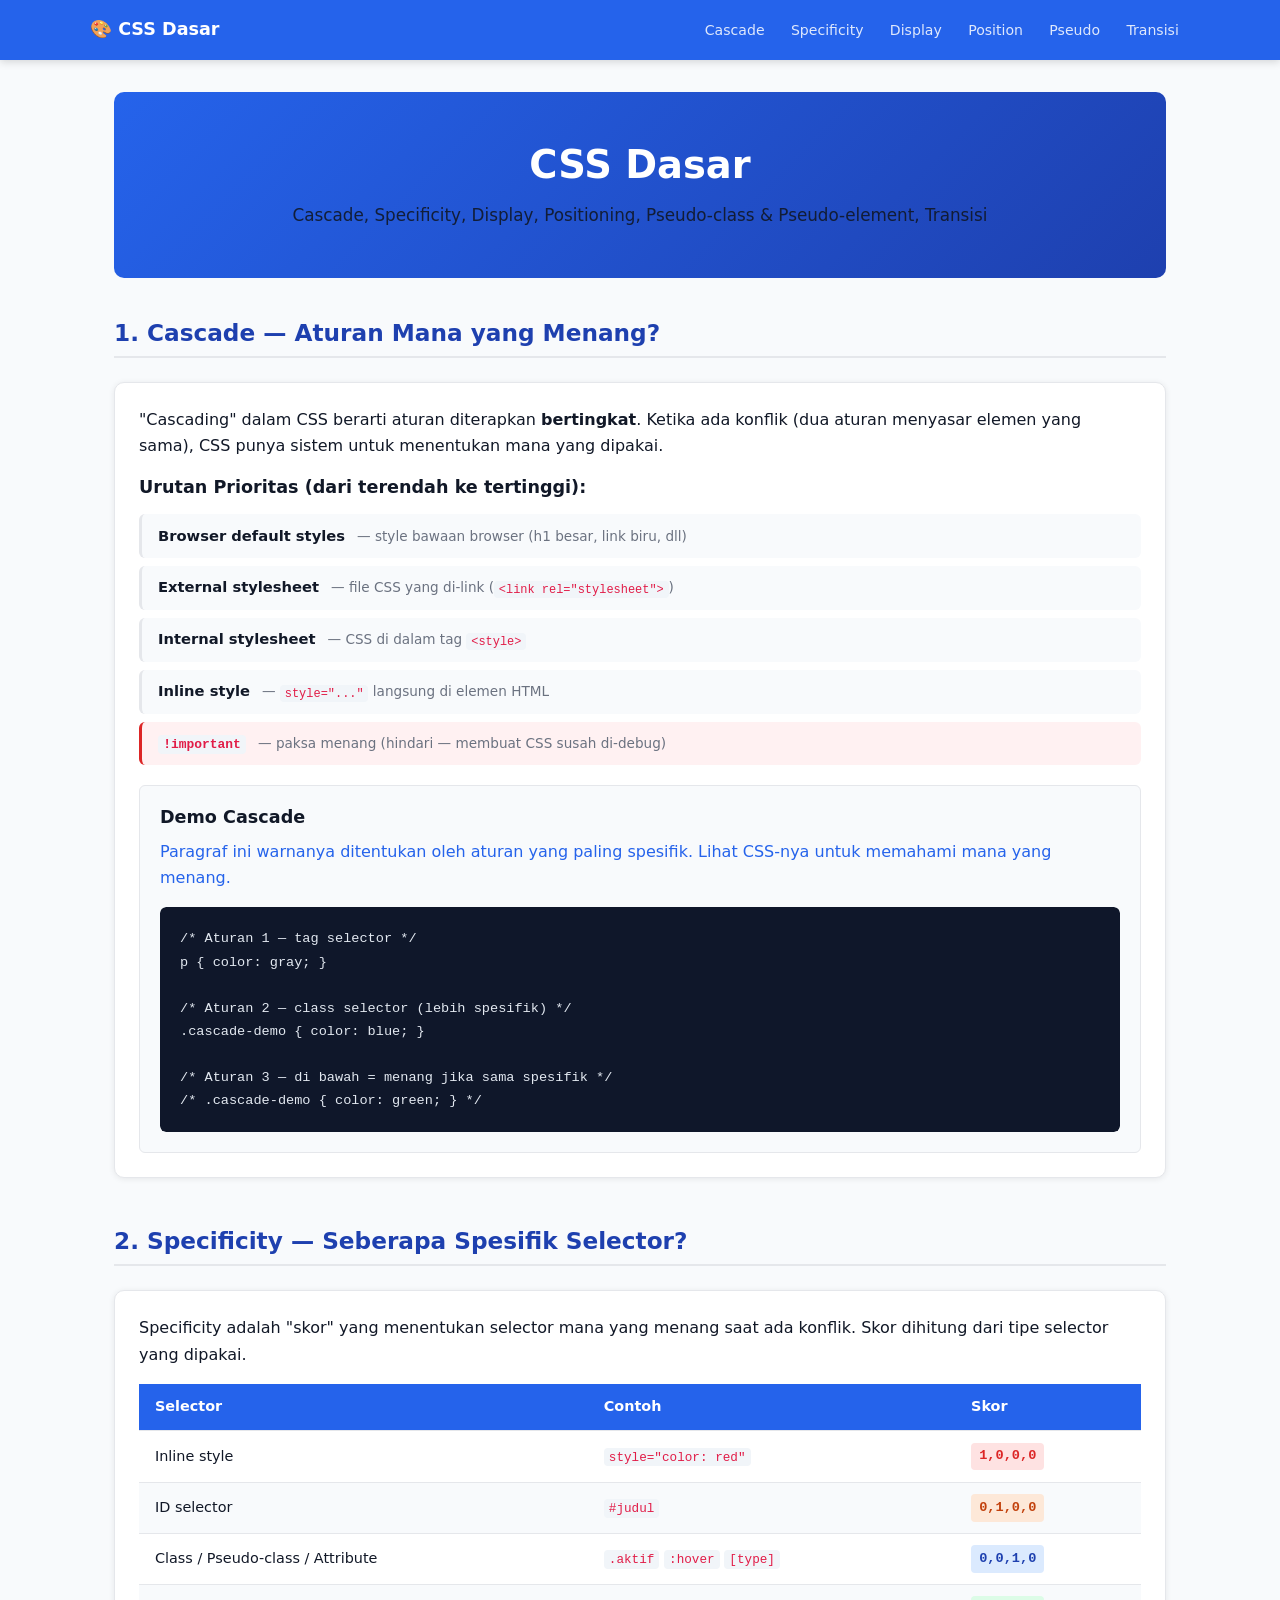
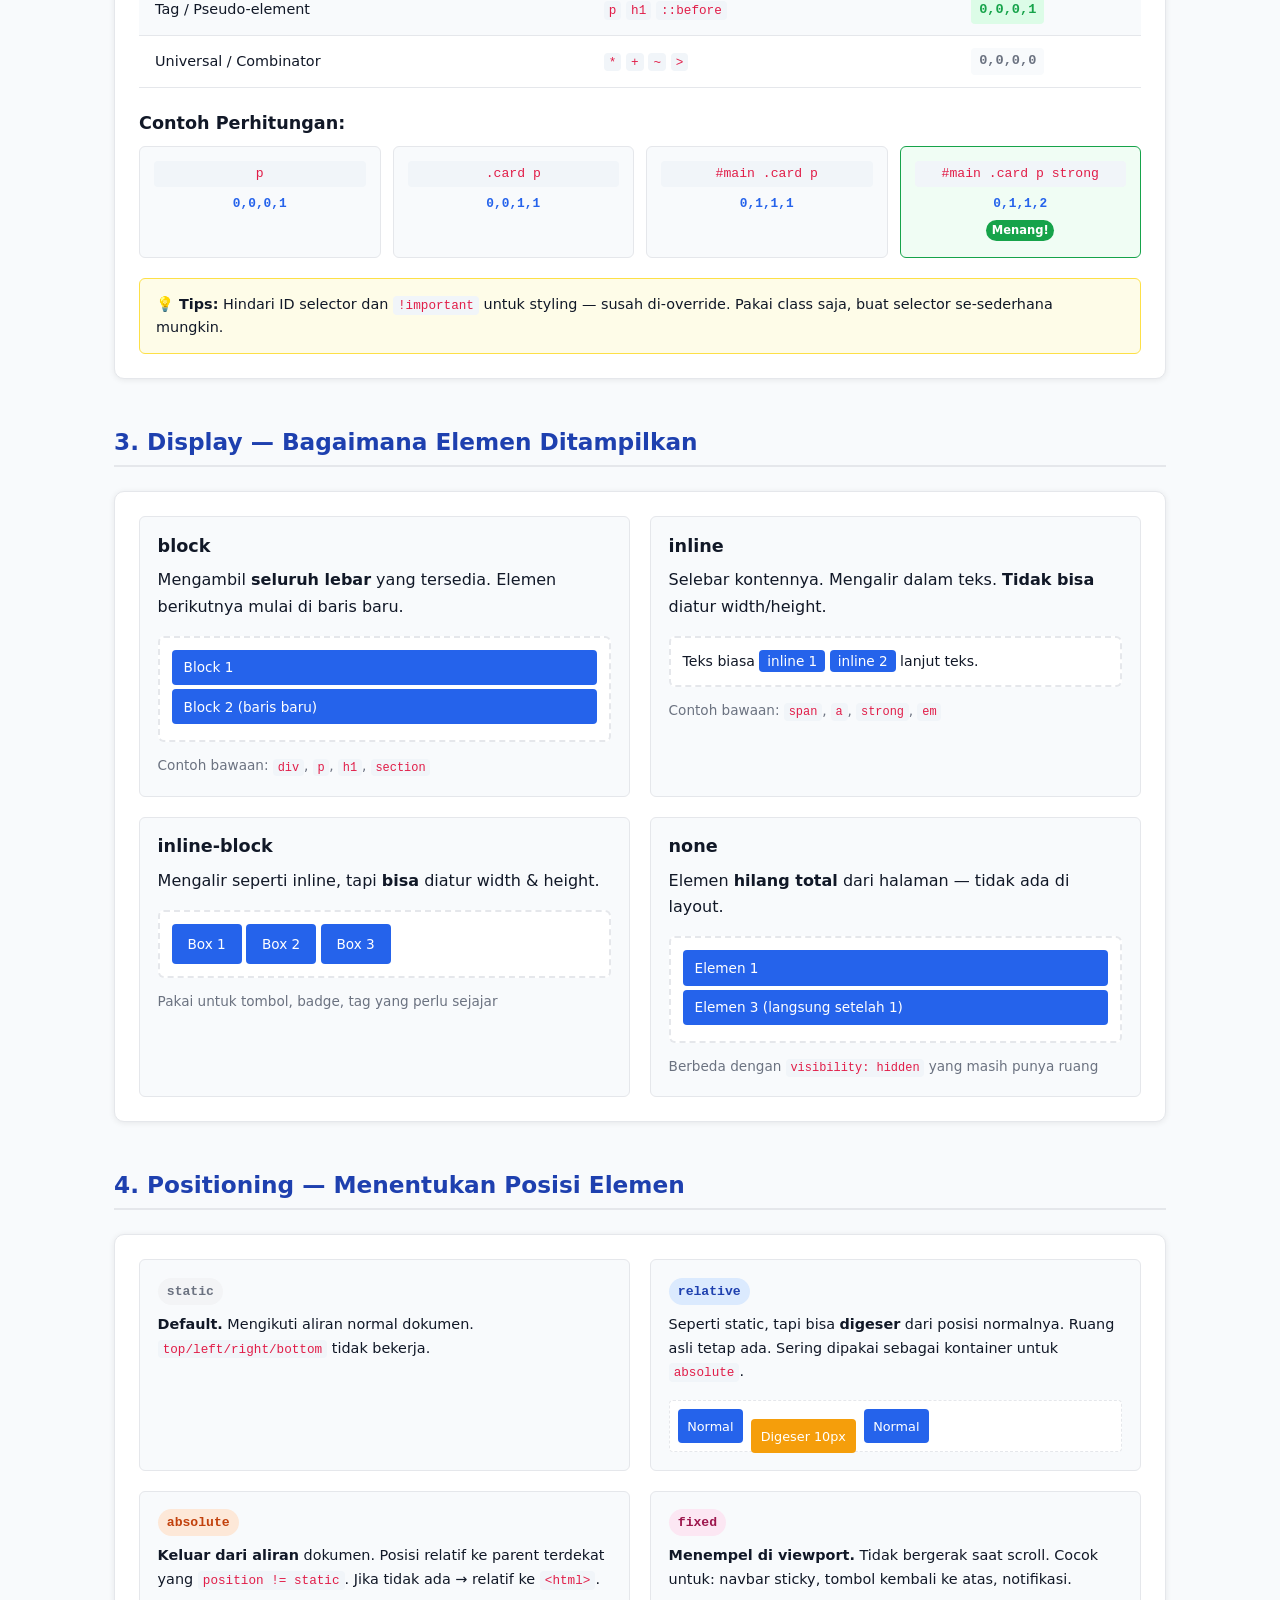
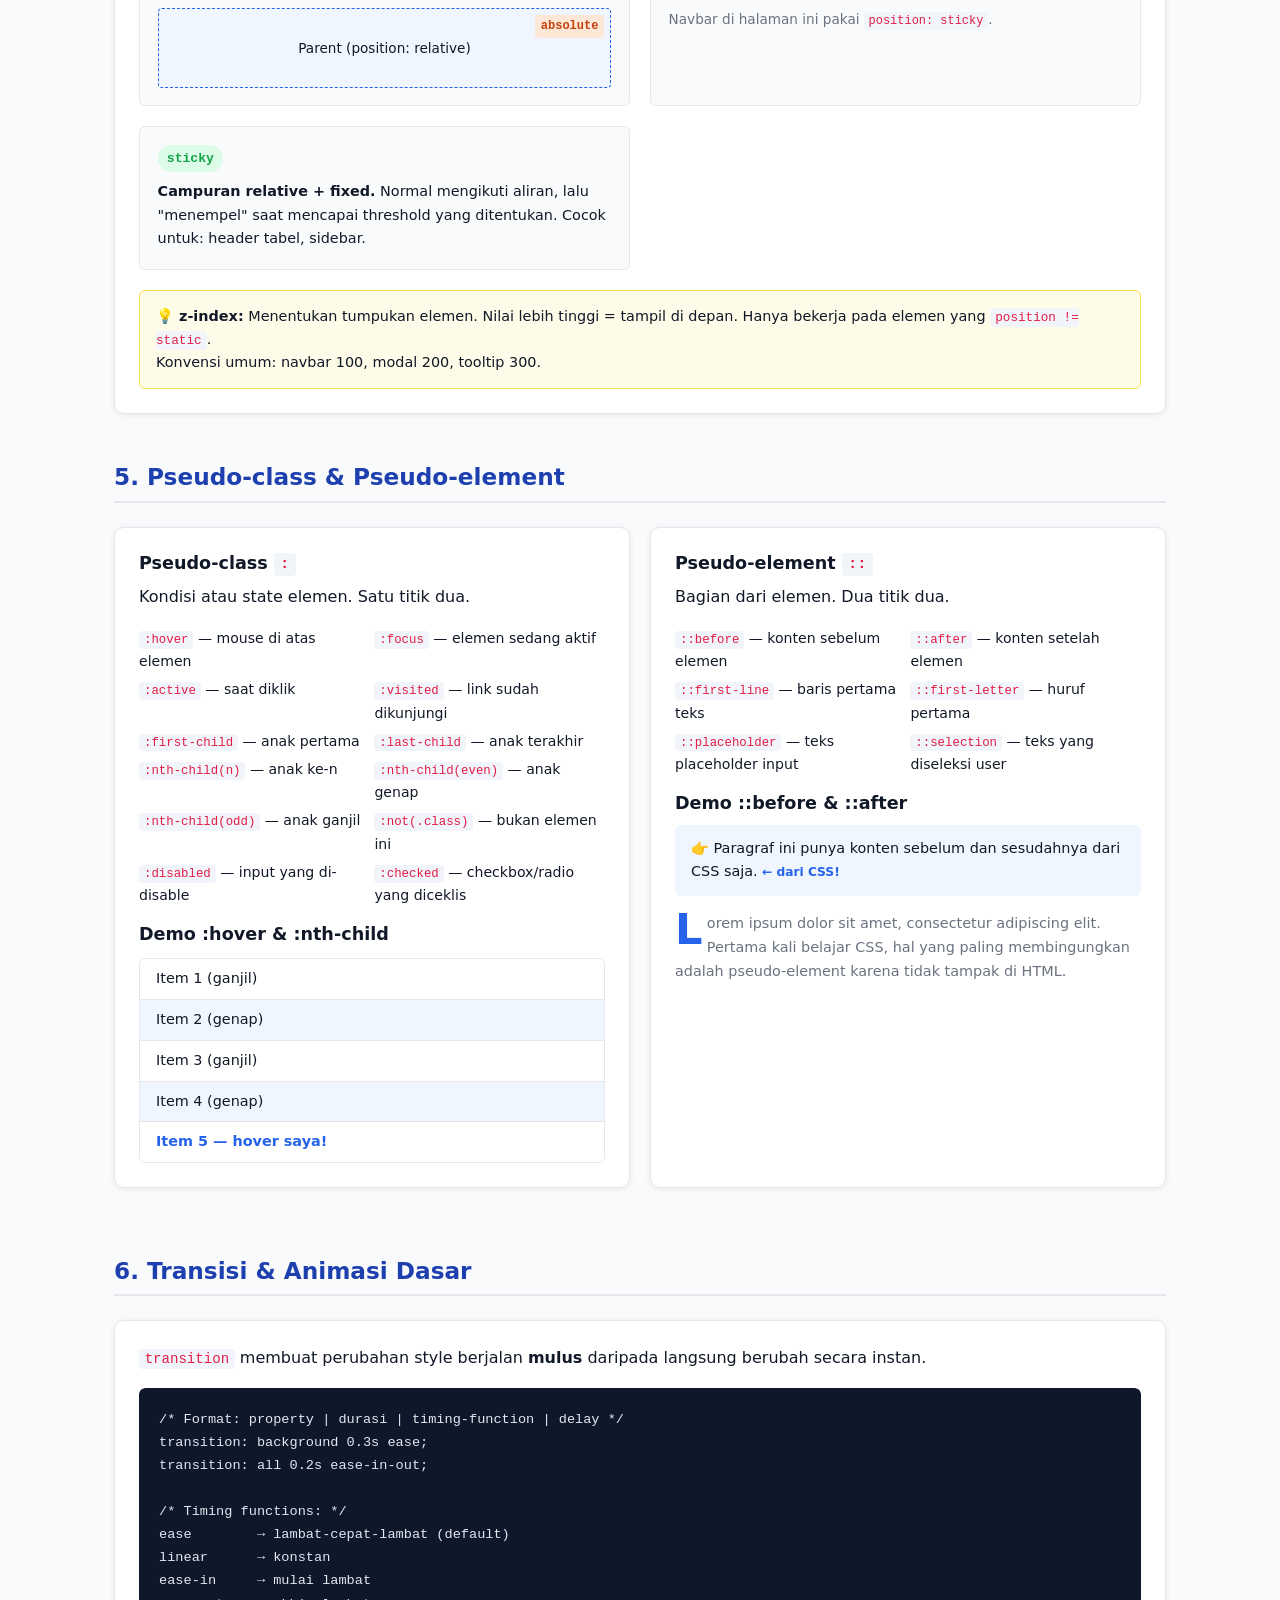
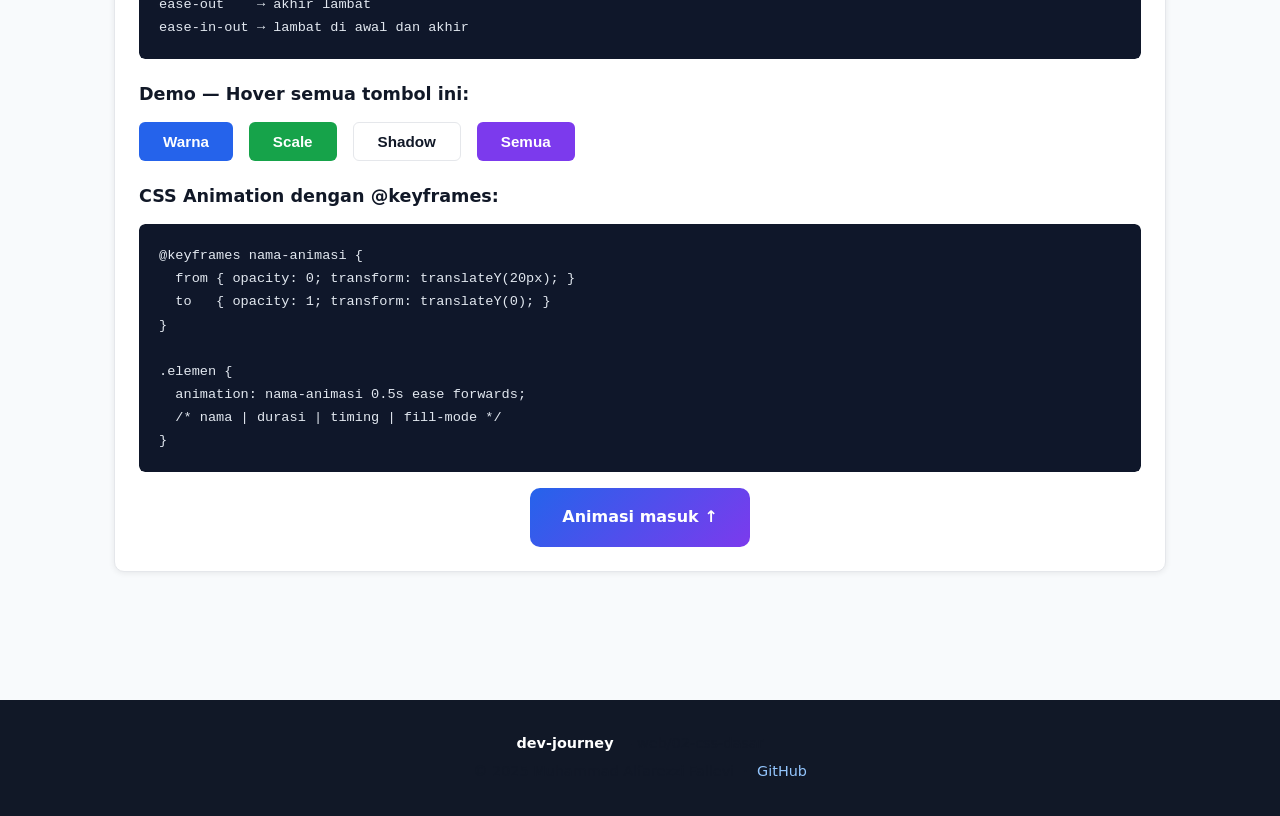
<file: web/02-css-dasar/index.html>
<!DOCTYPE html>
<!--
  ╔══════════════════════════════════════════════════════╗
  ║  File   : index.html                                ║
  ║  Topik  : CSS Dasar — Cascade, Specificity, dll     ║
  ║  Folder : web/02-css-dasar/                         ║
  ║  Author : Muhammad Alfarezzi Fallevi (50421905)     ║
  ╚══════════════════════════════════════════════════════╝
-->
<html lang="id">
<head>
  <meta charset="UTF-8">
  <meta name="viewport" content="width=device-width, initial-scale=1.0">
  <title>02 — CSS Dasar</title>
  <link rel="stylesheet" href="style.css">
</head>
<body>

  <header>
    <div class="header-inner">
      <span class="logo">🎨 CSS Dasar</span>
      <nav>
        <ul>
          <li><a href="#cascade">Cascade</a></li>
          <li><a href="#specificity">Specificity</a></li>
          <li><a href="#display">Display</a></li>
          <li><a href="#position">Position</a></li>
          <li><a href="#pseudo">Pseudo</a></li>
          <li><a href="#transition">Transisi</a></li>
        </ul>
      </nav>
    </div>
  </header>

  <main>

    <section class="hero">
      <h1>CSS Dasar</h1>
      <p>Cascade, Specificity, Display, Positioning, Pseudo-class & Pseudo-element, Transisi</p>
    </section>

    <!-- ═══════════════════════════════════════════
      SECTION 1: CASCADE
    ═══════════════════════════════════════════════ -->
    <section id="cascade" class="section">
      <h2>1. Cascade — Aturan Mana yang Menang?</h2>

      <div class="card">
        <p>
          "Cascading" dalam CSS berarti aturan diterapkan <strong>bertingkat</strong>.
          Ketika ada konflik (dua aturan menyasar elemen yang sama), CSS punya
          sistem untuk menentukan mana yang dipakai.
        </p>

        <h3>Urutan Prioritas (dari terendah ke tertinggi):</h3>
        <ol class="priority-list">
          <li>
            <strong>Browser default styles</strong>
            <span>— style bawaan browser (h1 besar, link biru, dll)</span>
          </li>
          <li>
            <strong>External stylesheet</strong>
            <span>— file CSS yang di-link (<code>&lt;link rel="stylesheet"&gt;</code>)</span>
          </li>
          <li>
            <strong>Internal stylesheet</strong>
            <span>— CSS di dalam tag <code>&lt;style&gt;</code></span>
          </li>
          <li>
            <strong>Inline style</strong>
            <span>— <code>style="..."</code> langsung di elemen HTML</span>
          </li>
          <li>
            <strong><code>!important</code></strong>
            <span>— paksa menang (hindari — membuat CSS susah di-debug)</span>
          </li>
        </ol>

        <div class="demo-box">
          <h3>Demo Cascade</h3>
          <p class="cascade-demo">
            Paragraf ini warnanya ditentukan oleh aturan yang paling spesifik.
            Lihat CSS-nya untuk memahami mana yang menang.
          </p>
          <div class="code-preview">
<pre>/* Aturan 1 — tag selector */
p { color: gray; }

/* Aturan 2 — class selector (lebih spesifik) */
.cascade-demo { color: blue; }

/* Aturan 3 — di bawah = menang jika sama spesifik */
/* .cascade-demo { color: green; } */</pre>
          </div>
        </div>
      </div>
    </section>

    <!-- ═══════════════════════════════════════════
      SECTION 2: SPECIFICITY
    ═══════════════════════════════════════════════ -->
    <section id="specificity" class="section">
      <h2>2. Specificity — Seberapa Spesifik Selector?</h2>

      <div class="card">
        <p>
          Specificity adalah "skor" yang menentukan selector mana yang menang
          saat ada konflik. Skor dihitung dari tipe selector yang dipakai.
        </p>

        <table class="specificity-table">
          <thead>
            <tr>
              <th>Selector</th>
              <th>Contoh</th>
              <th>Skor</th>
            </tr>
          </thead>
          <tbody>
            <tr>
              <td>Inline style</td>
              <td><code>style="color: red"</code></td>
              <td><span class="score score-inline">1,0,0,0</span></td>
            </tr>
            <tr>
              <td>ID selector</td>
              <td><code>#judul</code></td>
              <td><span class="score score-id">0,1,0,0</span></td>
            </tr>
            <tr>
              <td>Class / Pseudo-class / Attribute</td>
              <td><code>.aktif</code> <code>:hover</code> <code>[type]</code></td>
              <td><span class="score score-class">0,0,1,0</span></td>
            </tr>
            <tr>
              <td>Tag / Pseudo-element</td>
              <td><code>p</code> <code>h1</code> <code>::before</code></td>
              <td><span class="score score-tag">0,0,0,1</span></td>
            </tr>
            <tr>
              <td>Universal / Combinator</td>
              <td><code>*</code> <code>+</code> <code>~</code> <code>&gt;</code></td>
              <td><span class="score score-zero">0,0,0,0</span></td>
            </tr>
          </tbody>
        </table>

        <div class="specificity-examples">
          <h3>Contoh Perhitungan:</h3>
          <div class="spec-grid">
            <div class="spec-item">
              <code>p</code>
              <span class="spec-score">0,0,0,1</span>
            </div>
            <div class="spec-item">
              <code>.card p</code>
              <span class="spec-score">0,0,1,1</span>
            </div>
            <div class="spec-item">
              <code>#main .card p</code>
              <span class="spec-score">0,1,1,1</span>
            </div>
            <div class="spec-item winner">
              <code>#main .card p strong</code>
              <span class="spec-score">0,1,1,2</span>
              <span class="winner-badge">Menang!</span>
            </div>
          </div>
        </div>

        <div class="tip-box">
          <strong>💡 Tips:</strong> Hindari ID selector dan <code>!important</code>
          untuk styling — susah di-override. Pakai class saja, buat selector
          se-sederhana mungkin.
        </div>
      </div>
    </section>

    <!-- ═══════════════════════════════════════════
      SECTION 3: DISPLAY
    ═══════════════════════════════════════════════ -->
    <section id="display" class="section">
      <h2>3. Display — Bagaimana Elemen Ditampilkan</h2>

      <div class="card">
        <div class="display-grid">

          <div class="display-item">
            <h3>block</h3>
            <p>Mengambil <strong>seluruh lebar</strong> yang tersedia. Elemen berikutnya mulai di baris baru.</p>
            <div class="demo-display">
              <div class="demo-block">Block 1</div>
              <div class="demo-block">Block 2 (baris baru)</div>
            </div>
            <p class="note">Contoh bawaan: <code>div</code>, <code>p</code>, <code>h1</code>, <code>section</code></p>
          </div>

          <div class="display-item">
            <h3>inline</h3>
            <p>Selebar kontennya. Mengalir dalam teks. <strong>Tidak bisa</strong> diatur width/height.</p>
            <div class="demo-display">
              Teks biasa
              <span class="demo-inline">inline 1</span>
              <span class="demo-inline">inline 2</span>
              lanjut teks.
            </div>
            <p class="note">Contoh bawaan: <code>span</code>, <code>a</code>, <code>strong</code>, <code>em</code></p>
          </div>

          <div class="display-item">
            <h3>inline-block</h3>
            <p>Mengalir seperti inline, tapi <strong>bisa</strong> diatur width & height.</p>
            <div class="demo-display">
              <span class="demo-iblock">Box 1</span>
              <span class="demo-iblock">Box 2</span>
              <span class="demo-iblock">Box 3</span>
            </div>
            <p class="note">Pakai untuk tombol, badge, tag yang perlu sejajar</p>
          </div>

          <div class="display-item">
            <h3>none</h3>
            <p>Elemen <strong>hilang total</strong> dari halaman — tidak ada di layout.</p>
            <div class="demo-display">
              <div class="demo-block">Elemen 1</div>
              <div class="demo-block" style="display:none;">Elemen 2 (tersembunyi)</div>
              <div class="demo-block">Elemen 3 (langsung setelah 1)</div>
            </div>
            <p class="note">Berbeda dengan <code>visibility: hidden</code> yang masih punya ruang</p>
          </div>

        </div>
      </div>
    </section>

    <!-- ═══════════════════════════════════════════
      SECTION 4: POSITIONING
    ═══════════════════════════════════════════════ -->
    <section id="position" class="section">
      <h2>4. Positioning — Menentukan Posisi Elemen</h2>

      <div class="card">
        <div class="position-cards">

          <div class="pos-card">
            <span class="pos-badge static">static</span>
            <p><strong>Default.</strong> Mengikuti aliran normal dokumen. <code>top/left/right/bottom</code> tidak bekerja.</p>
          </div>

          <div class="pos-card">
            <span class="pos-badge relative">relative</span>
            <p>Seperti static, tapi bisa <strong>digeser</strong> dari posisi normalnya. Ruang asli tetap ada. Sering dipakai sebagai kontainer untuk <code>absolute</code>.</p>
            <div class="pos-demo-relative">
              <div class="pos-box">Normal</div>
              <div class="pos-box pos-relative-demo">Digeser 10px</div>
              <div class="pos-box">Normal</div>
            </div>
          </div>

          <div class="pos-card">
            <span class="pos-badge absolute">absolute</span>
            <p><strong>Keluar dari aliran</strong> dokumen. Posisi relatif ke parent terdekat yang <code>position != static</code>. Jika tidak ada → relatif ke <code>&lt;html&gt;</code>.</p>
            <div class="pos-demo-parent">
              <span class="pos-badge-corner">absolute</span>
              <p>Parent (position: relative)</p>
            </div>
          </div>

          <div class="pos-card">
            <span class="pos-badge fixed">fixed</span>
            <p><strong>Menempel di viewport.</strong> Tidak bergerak saat scroll. Cocok untuk: navbar sticky, tombol kembali ke atas, notifikasi.</p>
            <p class="note">Navbar di halaman ini pakai <code>position: sticky</code>.</p>
          </div>

          <div class="pos-card">
            <span class="pos-badge sticky">sticky</span>
            <p><strong>Campuran relative + fixed.</strong> Normal mengikuti aliran, lalu "menempel" saat mencapai threshold yang ditentukan. Cocok untuk: header tabel, sidebar.</p>
          </div>

        </div>

        <div class="tip-box">
          <strong>💡 z-index:</strong> Menentukan tumpukan elemen.
          Nilai lebih tinggi = tampil di depan. Hanya bekerja pada elemen
          yang <code>position != static</code>.
          <br>Konvensi umum: navbar 100, modal 200, tooltip 300.
        </div>
      </div>
    </section>

    <!-- ═══════════════════════════════════════════
      SECTION 5: PSEUDO-CLASS & PSEUDO-ELEMENT
    ═══════════════════════════════════════════════ -->
    <section id="pseudo" class="section">
      <h2>5. Pseudo-class & Pseudo-element</h2>

      <div class="card-grid">

        <div class="card">
          <h3>Pseudo-class <code>:</code></h3>
          <p>Kondisi atau state elemen. Satu titik dua.</p>
          <ul class="pseudo-list">
            <li><code>:hover</code> — mouse di atas elemen</li>
            <li><code>:focus</code> — elemen sedang aktif</li>
            <li><code>:active</code> — saat diklik</li>
            <li><code>:visited</code> — link sudah dikunjungi</li>
            <li><code>:first-child</code> — anak pertama</li>
            <li><code>:last-child</code> — anak terakhir</li>
            <li><code>:nth-child(n)</code> — anak ke-n</li>
            <li><code>:nth-child(even)</code> — anak genap</li>
            <li><code>:nth-child(odd)</code> — anak ganjil</li>
            <li><code>:not(.class)</code> — bukan elemen ini</li>
            <li><code>:disabled</code> — input yang di-disable</li>
            <li><code>:checked</code> — checkbox/radio yang diceklis</li>
          </ul>

          <h3 style="margin-top: 1rem;">Demo :hover & :nth-child</h3>
          <ul class="pseudo-demo-list">
            <li>Item 1 (ganjil)</li>
            <li>Item 2 (genap)</li>
            <li>Item 3 (ganjil)</li>
            <li>Item 4 (genap)</li>
            <li>Item 5 — hover saya!</li>
          </ul>
        </div>

        <div class="card">
          <h3>Pseudo-element <code>::</code></h3>
          <p>Bagian dari elemen. Dua titik dua.</p>
          <ul class="pseudo-list">
            <li><code>::before</code> — konten sebelum elemen</li>
            <li><code>::after</code> — konten setelah elemen</li>
            <li><code>::first-line</code> — baris pertama teks</li>
            <li><code>::first-letter</code> — huruf pertama</li>
            <li><code>::placeholder</code> — teks placeholder input</li>
            <li><code>::selection</code> — teks yang diseleksi user</li>
          </ul>

          <h3 style="margin-top: 1rem;">Demo ::before & ::after</h3>
          <div class="pseudo-element-demo">
            <p class="with-before-after">Paragraf ini punya konten sebelum dan sesudahnya dari CSS saja.</p>
            <p class="drop-cap">Lorem ipsum dolor sit amet, consectetur adipiscing elit. Pertama kali belajar CSS, hal yang paling membingungkan adalah pseudo-element karena tidak tampak di HTML.</p>
          </div>
        </div>

      </div>
    </section>

    <!-- ═══════════════════════════════════════════
      SECTION 6: TRANSISI & ANIMASI DASAR
    ═══════════════════════════════════════════════ -->
    <section id="transition" class="section">
      <h2>6. Transisi & Animasi Dasar</h2>

      <div class="card">
        <p>
          <code>transition</code> membuat perubahan style berjalan <strong>mulus</strong>
          daripada langsung berubah secara instan.
        </p>
        <div class="code-preview">
<pre>/* Format: property | durasi | timing-function | delay */
transition: background 0.3s ease;
transition: all 0.2s ease-in-out;

/* Timing functions: */
ease        → lambat-cepat-lambat (default)
linear      → konstan
ease-in     → mulai lambat
ease-out    → akhir lambat
ease-in-out → lambat di awal dan akhir</pre>
        </div>

        <h3 style="margin-top: 1.5rem;">Demo — Hover semua tombol ini:</h3>
        <div class="transition-demos">
          <button class="trans-btn trans-color">Warna</button>
          <button class="trans-btn trans-scale">Scale</button>
          <button class="trans-btn trans-shadow">Shadow</button>
          <button class="trans-btn trans-all">Semua</button>
        </div>

        <h3 style="margin-top: 1.5rem;">CSS Animation dengan @keyframes:</h3>
        <div class="code-preview">
<pre>@keyframes nama-animasi {
  from { opacity: 0; transform: translateY(20px); }
  to   { opacity: 1; transform: translateY(0); }
}

.elemen {
  animation: nama-animasi 0.5s ease forwards;
  /* nama | durasi | timing | fill-mode */
}</pre>
        </div>
        <div class="animation-demo">
          <div class="animated-box">Animasi masuk ↑</div>
        </div>
      </div>
    </section>

  </main>

  <footer>
    <div class="footer-inner">
      <p><strong>dev-journey</strong> &mdash; web/02-css-dasar</p>
      <p>&copy; 2025 Muhammad Alfarezzi Fallevi &nbsp;&middot;&nbsp;
        <a href="https://github.com/Levi50421905" target="_blank" rel="noopener noreferrer">GitHub</a>
      </p>
    </div>
  </footer>

</body>
</html>
</file>
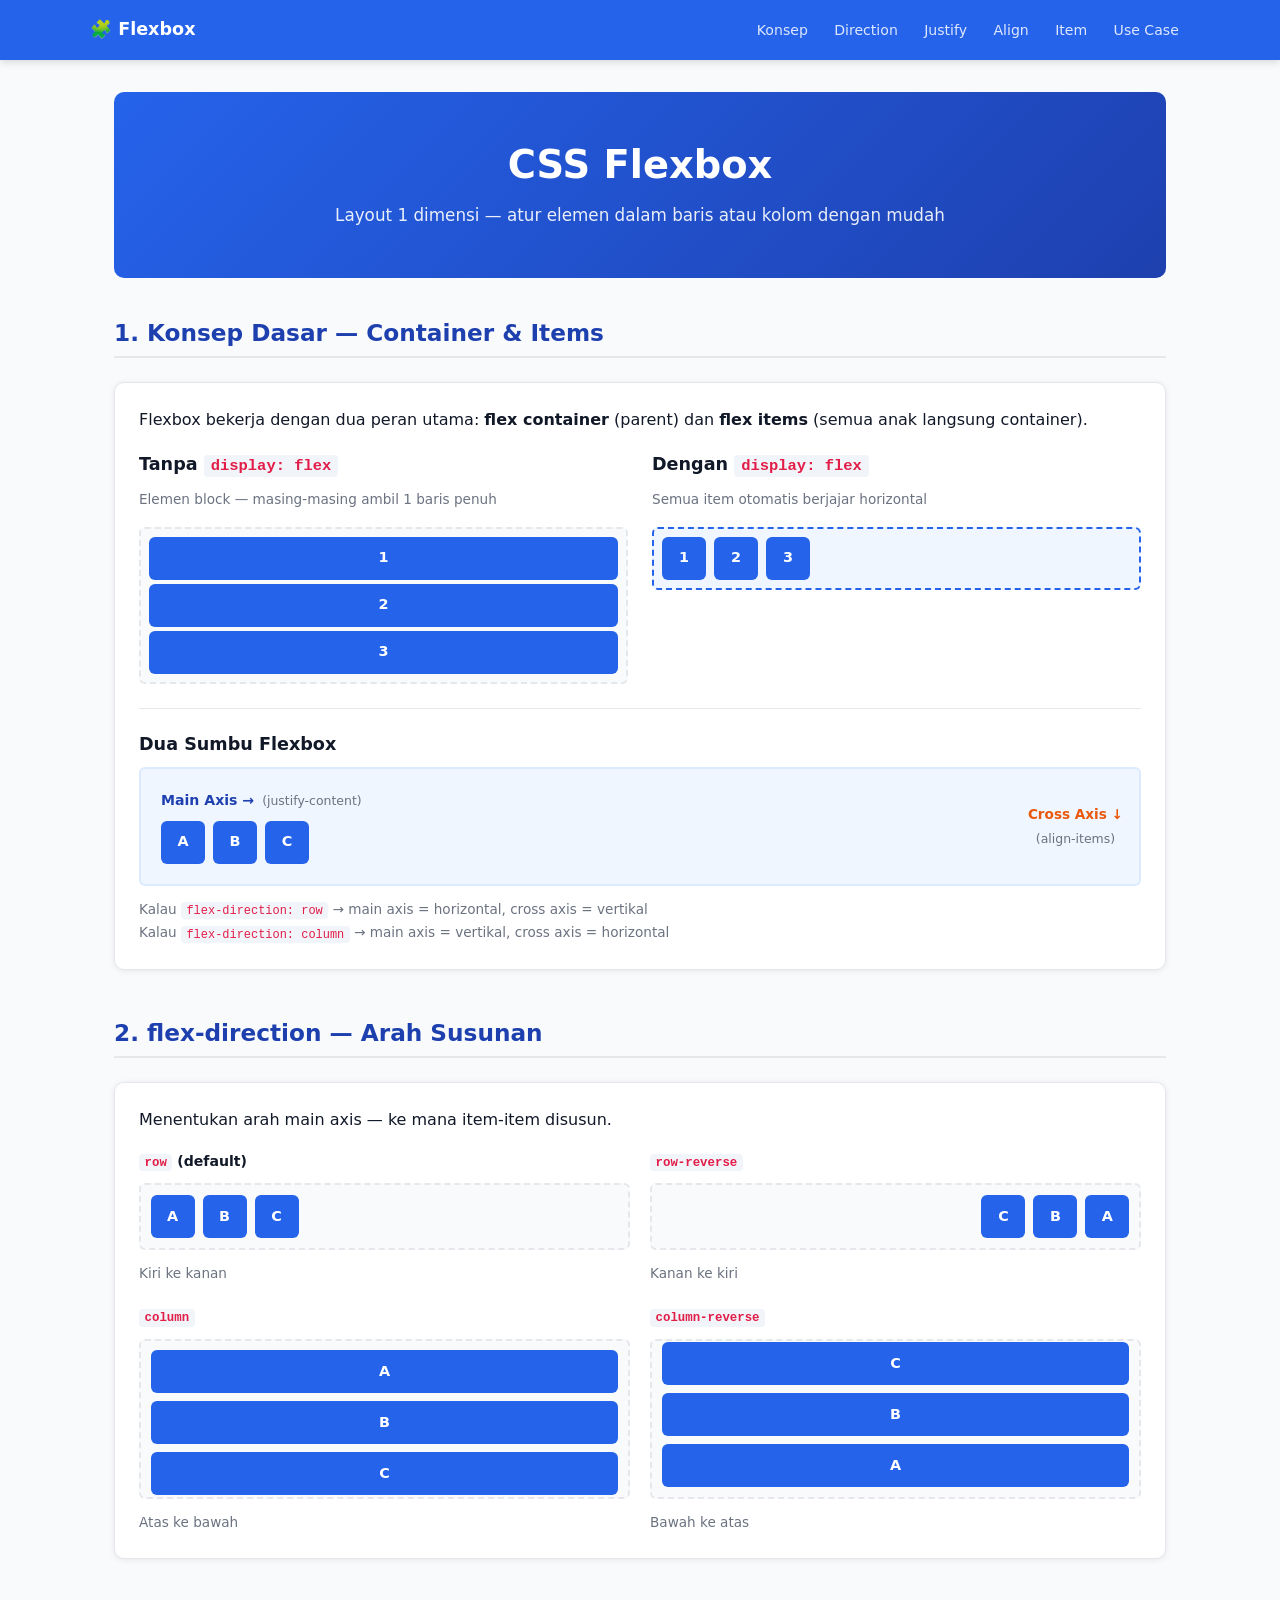
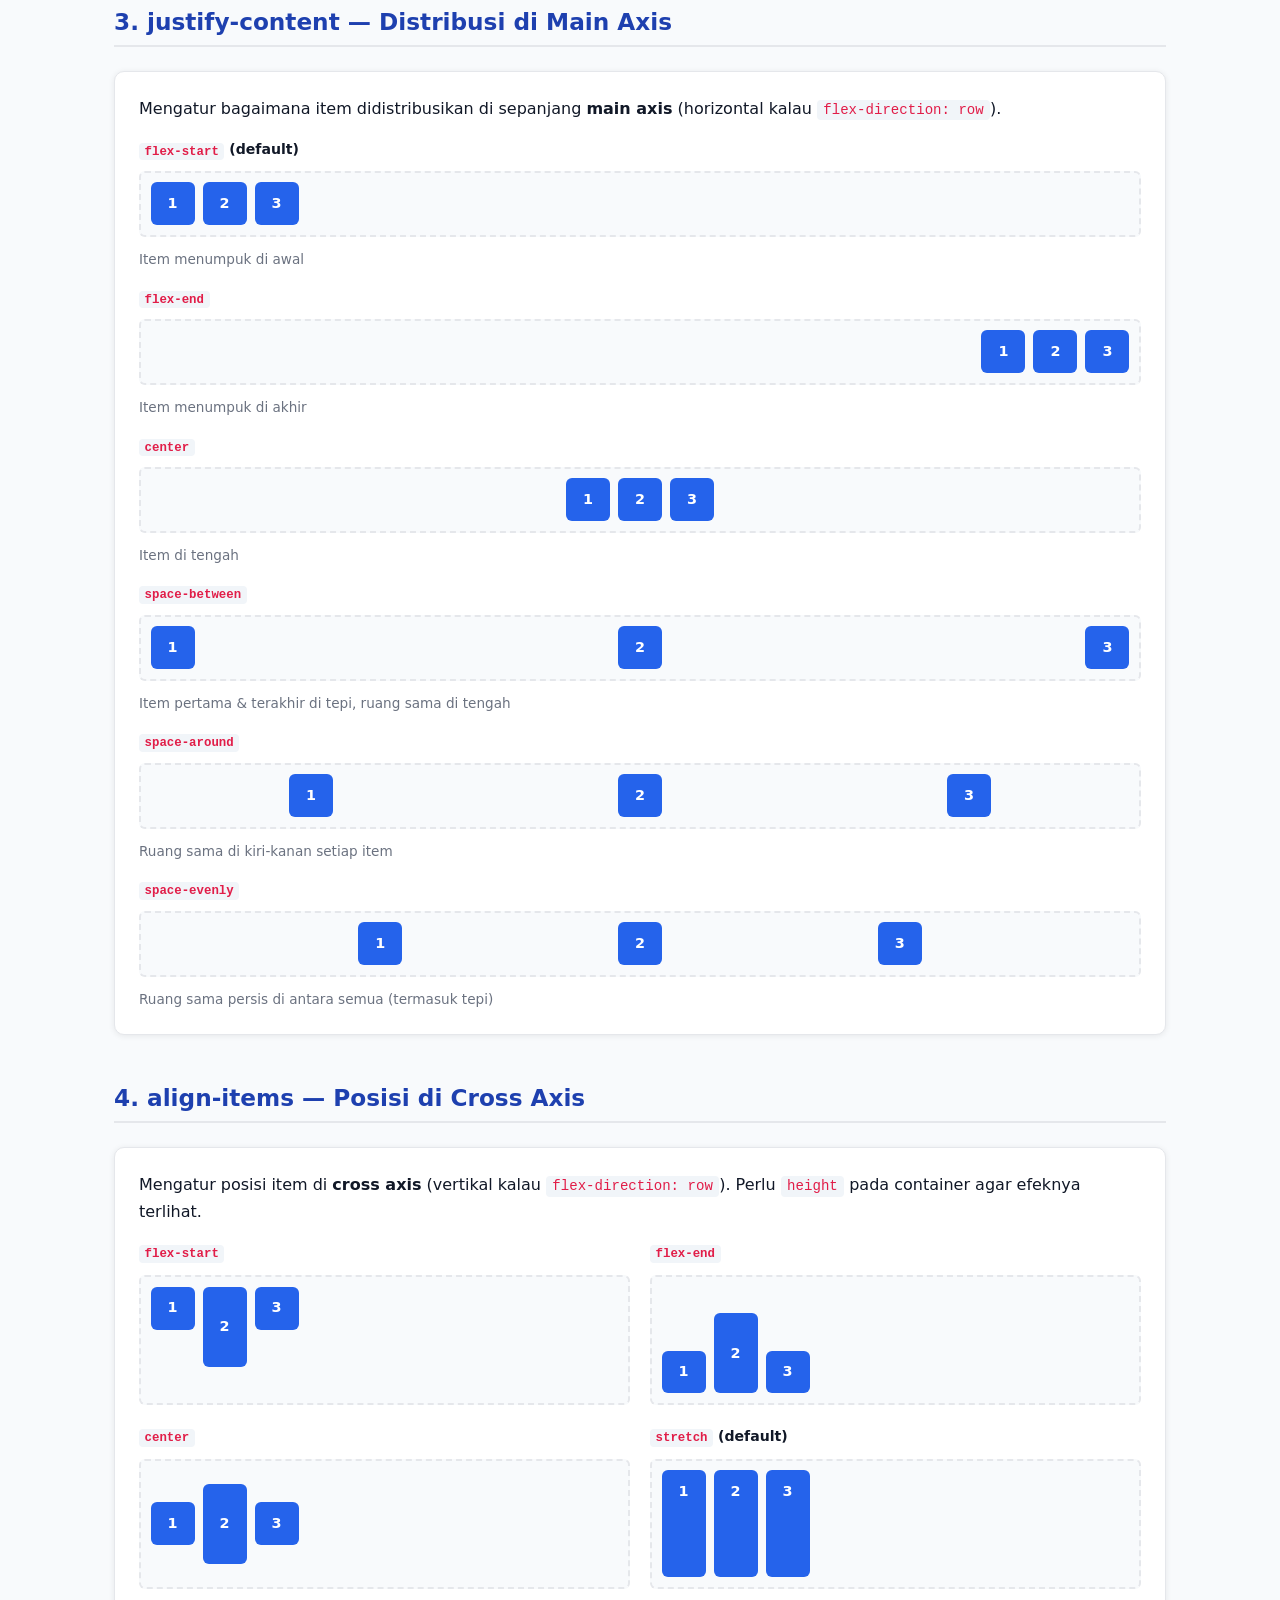
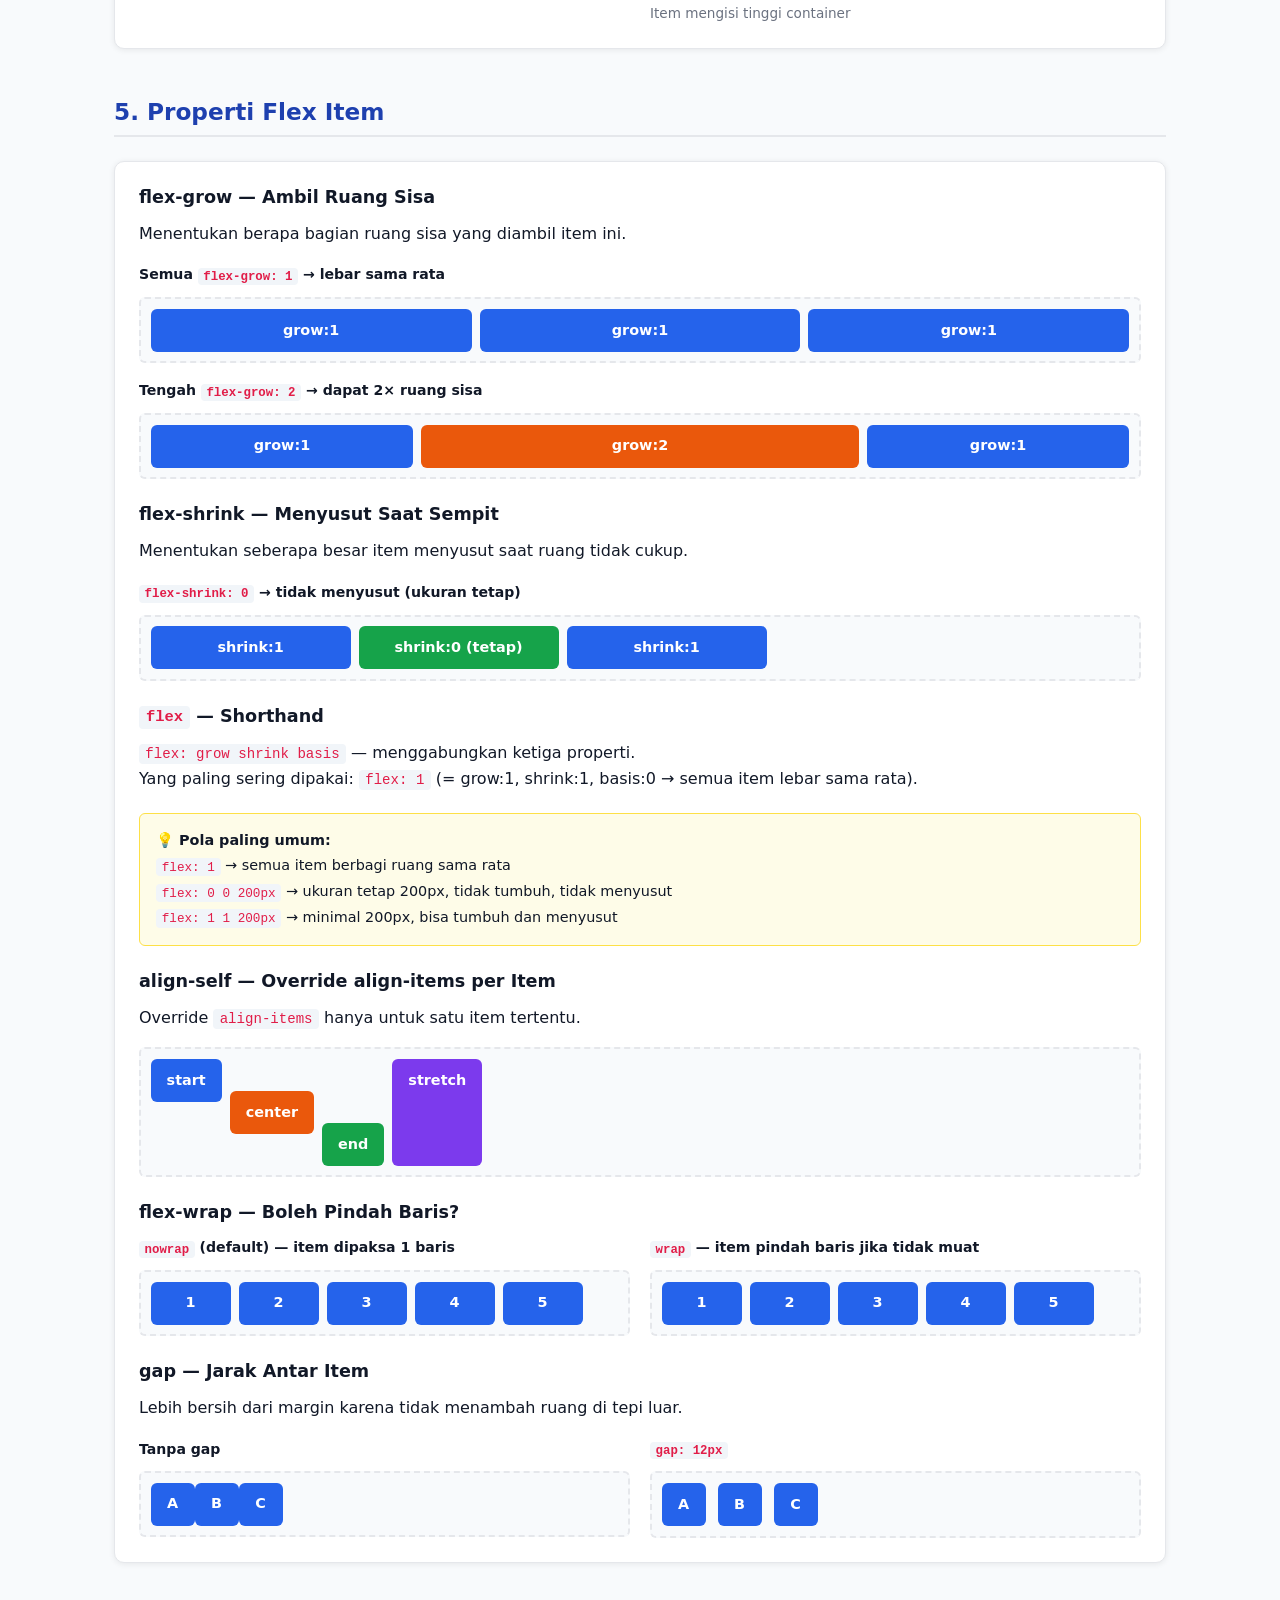
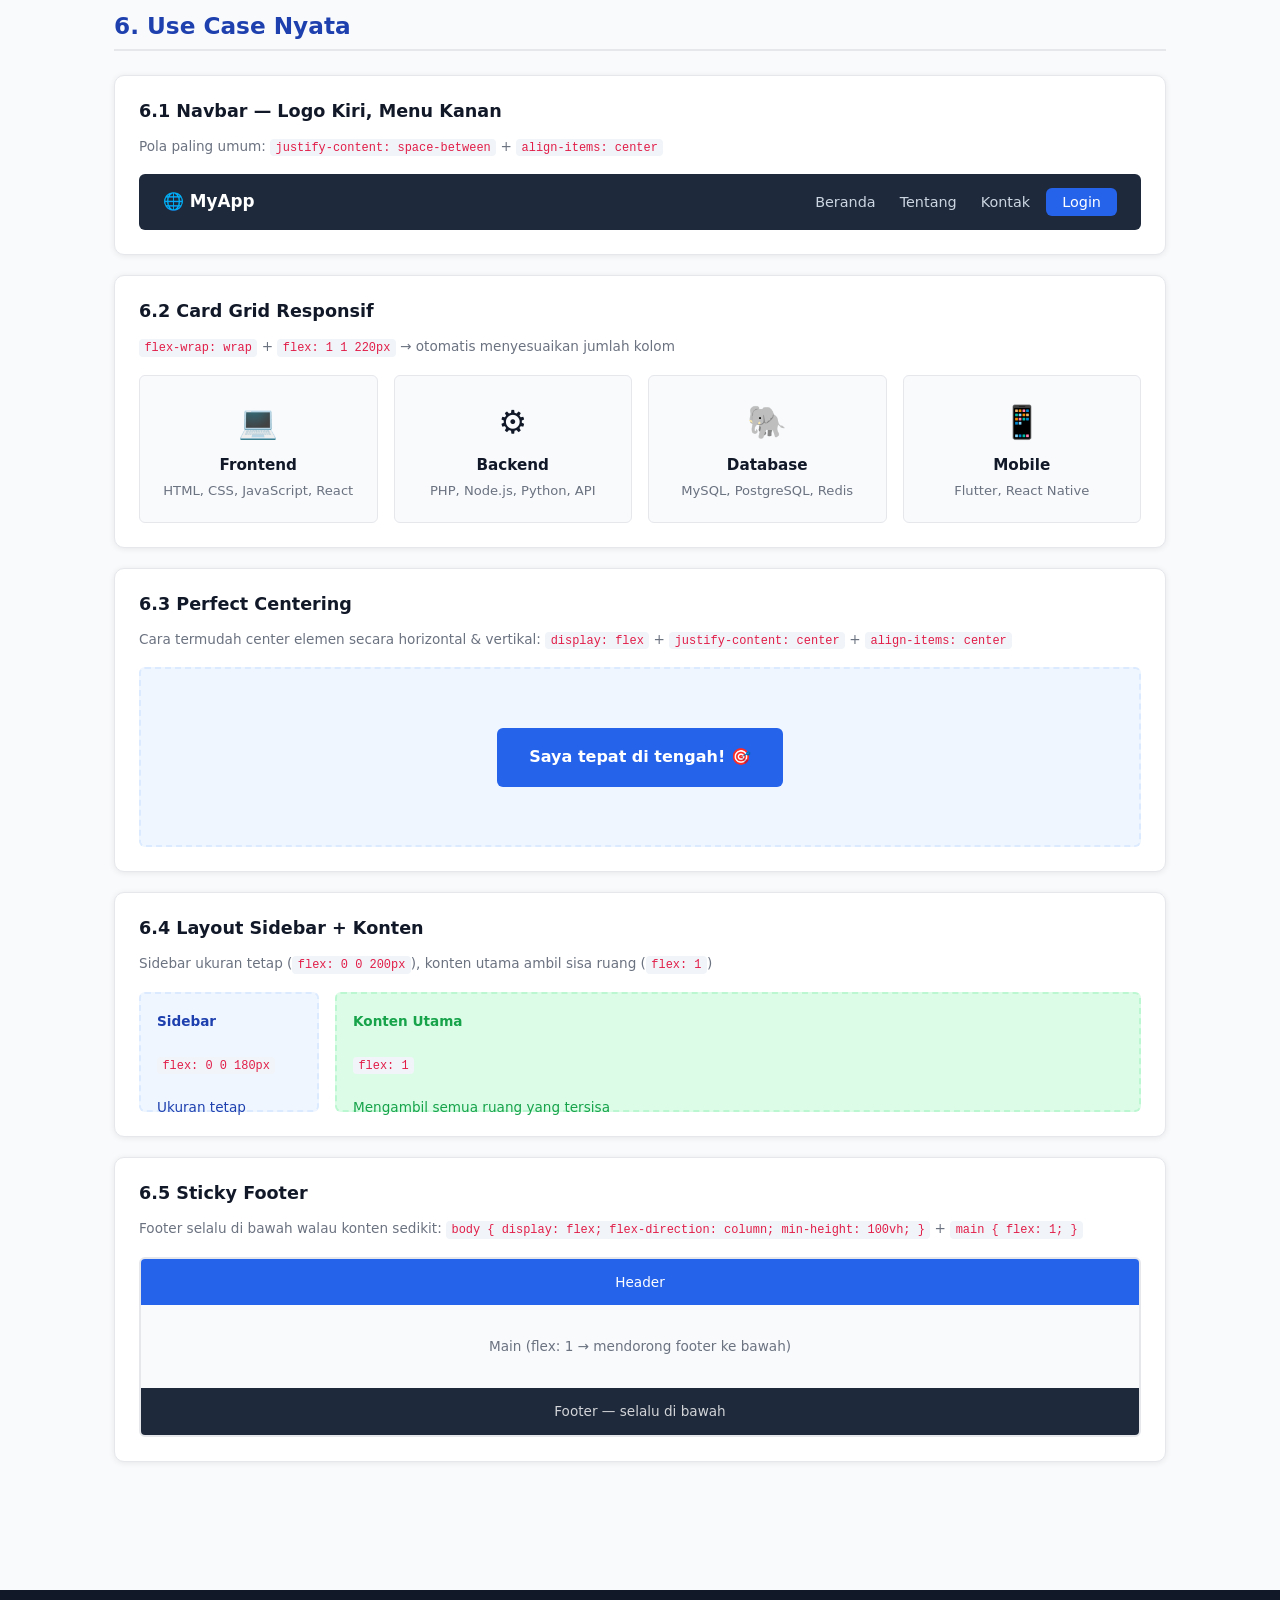
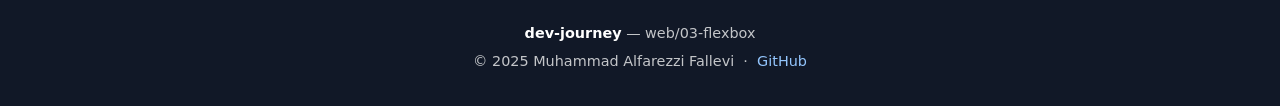
<file: web/03-flexbox/index.html>
<!DOCTYPE html>
<!--
  ╔══════════════════════════════════════════════════════╗
  ║  File   : index.html                                ║
  ║  Topik  : Flexbox — Layout 1 Dimensi                ║
  ║  Folder : web/03-flexbox/                           ║
  ║  Author : Muhammad Alfarezzi Fallevi (50421905)     ║
  ║  Repo   : github.com/Levi50421905/dev-journey       ║
  ╚══════════════════════════════════════════════════════╝

  Flexbox = Flexible Box Layout
  → Sistem layout CSS untuk mengatur elemen dalam 1 dimensi
    (baris ATAU kolom — bukan keduanya sekaligus)
  → Sebelum Flexbox: layout horizontal pakai float, inline-block,
    atau table — semua punya quirks yang menyebalkan
  → Flexbox menyelesaikan ini dengan cara yang elegan dan intuitif
-->
<html lang="id">
<head>
  <meta charset="UTF-8">
  <meta name="viewport" content="width=device-width, initial-scale=1.0">
  <title>03 — Flexbox</title>
  <link rel="stylesheet" href="style.css">
</head>
<body>

  <header>
    <div class="header-inner">
      <span class="logo">🧩 Flexbox</span>
      <nav>
        <ul>
          <li><a href="#konsep">Konsep</a></li>
          <li><a href="#direction">Direction</a></li>
          <li><a href="#justify">Justify</a></li>
          <li><a href="#align">Align</a></li>
          <li><a href="#item">Item</a></li>
          <li><a href="#usecase">Use Case</a></li>
        </ul>
      </nav>
    </div>
  </header>

  <main>

    <section class="hero">
      <h1>CSS Flexbox</h1>
      <p>Layout 1 dimensi — atur elemen dalam baris atau kolom dengan mudah</p>
    </section>

    <!-- ═══════════════════════════════════════
      SECTION 1: KONSEP DASAR
    ════════════════════════════════════════════ -->
    <section id="konsep" class="section">
      <h2>1. Konsep Dasar — Container & Items</h2>

      <div class="card">
        <p>
          Flexbox bekerja dengan dua peran utama:
          <strong>flex container</strong> (parent) dan
          <strong>flex items</strong> (semua anak langsung container).
        </p>

        <div class="konsep-grid">
          <div>
            <h3>Tanpa <code>display: flex</code></h3>
            <p class="note">Elemen block — masing-masing ambil 1 baris penuh</p>
            <div class="demo-noflex">
              <div class="box">1</div>
              <div class="box">2</div>
              <div class="box">3</div>
            </div>
          </div>
          <div>
            <h3>Dengan <code>display: flex</code></h3>
            <p class="note">Semua item otomatis berjajar horizontal</p>
            <div class="demo-flex">
              <div class="box">1</div>
              <div class="box">2</div>
              <div class="box">3</div>
            </div>
          </div>
        </div>

        <div class="axis-diagram">
          <h3>Dua Sumbu Flexbox</h3>
          <div class="axis-box">
            <div class="main-axis">
              <span>Main Axis →</span>
              <span class="axis-note">(justify-content)</span>
            </div>
            <div class="cross-axis">
              <span>Cross Axis ↓</span>
              <span class="axis-note">(align-items)</span>
            </div>
            <div class="axis-items">
              <div class="box">A</div>
              <div class="box">B</div>
              <div class="box">C</div>
            </div>
          </div>
          <p class="note">
            Kalau <code>flex-direction: row</code> → main axis = horizontal, cross axis = vertikal<br>
            Kalau <code>flex-direction: column</code> → main axis = vertikal, cross axis = horizontal
          </p>
        </div>
      </div>
    </section>

    <!-- ═══════════════════════════════════════
      SECTION 2: FLEX-DIRECTION
    ════════════════════════════════════════════ -->
    <section id="direction" class="section">
      <h2>2. flex-direction — Arah Susunan</h2>

      <div class="card">
        <p>Menentukan arah main axis — ke mana item-item disusun.</p>

        <div class="demo-grid-2">
          <div class="demo-item">
            <p class="demo-label"><code>row</code> (default)</p>
            <div class="flex-box" style="flex-direction: row;">
              <div class="box">A</div>
              <div class="box">B</div>
              <div class="box">C</div>
            </div>
            <p class="note">Kiri ke kanan</p>
          </div>
          <div class="demo-item">
            <p class="demo-label"><code>row-reverse</code></p>
            <div class="flex-box" style="flex-direction: row-reverse;">
              <div class="box">A</div>
              <div class="box">B</div>
              <div class="box">C</div>
            </div>
            <p class="note">Kanan ke kiri</p>
          </div>
          <div class="demo-item">
            <p class="demo-label"><code>column</code></p>
            <div class="flex-box" style="flex-direction: column; height: 160px;">
              <div class="box">A</div>
              <div class="box">B</div>
              <div class="box">C</div>
            </div>
            <p class="note">Atas ke bawah</p>
          </div>
          <div class="demo-item">
            <p class="demo-label"><code>column-reverse</code></p>
            <div class="flex-box" style="flex-direction: column-reverse; height: 160px;">
              <div class="box">A</div>
              <div class="box">B</div>
              <div class="box">C</div>
            </div>
            <p class="note">Bawah ke atas</p>
          </div>
        </div>
      </div>
    </section>

    <!-- ═══════════════════════════════════════
      SECTION 3: JUSTIFY-CONTENT
    ════════════════════════════════════════════ -->
    <section id="justify" class="section">
      <h2>3. justify-content — Distribusi di Main Axis</h2>

      <div class="card">
        <p>
          Mengatur bagaimana item didistribusikan di sepanjang
          <strong>main axis</strong> (horizontal kalau <code>flex-direction: row</code>).
        </p>

        <div class="justify-demos">
          <div class="jc-item">
            <p class="demo-label"><code>flex-start</code> (default)</p>
            <div class="flex-box" style="justify-content: flex-start;">
              <div class="box">1</div><div class="box">2</div><div class="box">3</div>
            </div>
            <p class="note">Item menumpuk di awal</p>
          </div>
          <div class="jc-item">
            <p class="demo-label"><code>flex-end</code></p>
            <div class="flex-box" style="justify-content: flex-end;">
              <div class="box">1</div><div class="box">2</div><div class="box">3</div>
            </div>
            <p class="note">Item menumpuk di akhir</p>
          </div>
          <div class="jc-item">
            <p class="demo-label"><code>center</code></p>
            <div class="flex-box" style="justify-content: center;">
              <div class="box">1</div><div class="box">2</div><div class="box">3</div>
            </div>
            <p class="note">Item di tengah</p>
          </div>
          <div class="jc-item">
            <p class="demo-label"><code>space-between</code></p>
            <div class="flex-box" style="justify-content: space-between;">
              <div class="box">1</div><div class="box">2</div><div class="box">3</div>
            </div>
            <p class="note">Item pertama & terakhir di tepi, ruang sama di tengah</p>
          </div>
          <div class="jc-item">
            <p class="demo-label"><code>space-around</code></p>
            <div class="flex-box" style="justify-content: space-around;">
              <div class="box">1</div><div class="box">2</div><div class="box">3</div>
            </div>
            <p class="note">Ruang sama di kiri-kanan setiap item</p>
          </div>
          <div class="jc-item">
            <p class="demo-label"><code>space-evenly</code></p>
            <div class="flex-box" style="justify-content: space-evenly;">
              <div class="box">1</div><div class="box">2</div><div class="box">3</div>
            </div>
            <p class="note">Ruang sama persis di antara semua (termasuk tepi)</p>
          </div>
        </div>
      </div>
    </section>

    <!-- ═══════════════════════════════════════
      SECTION 4: ALIGN-ITEMS
    ════════════════════════════════════════════ -->
    <section id="align" class="section">
      <h2>4. align-items — Posisi di Cross Axis</h2>

      <div class="card">
        <p>
          Mengatur posisi item di <strong>cross axis</strong>
          (vertikal kalau <code>flex-direction: row</code>).
          Perlu <code>height</code> pada container agar efeknya terlihat.
        </p>

        <div class="demo-grid-2">
          <div class="demo-item">
            <p class="demo-label"><code>flex-start</code></p>
            <div class="flex-box tall" style="align-items: flex-start;">
              <div class="box">1</div>
              <div class="box tall-box">2</div>
              <div class="box">3</div>
            </div>
          </div>
          <div class="demo-item">
            <p class="demo-label"><code>flex-end</code></p>
            <div class="flex-box tall" style="align-items: flex-end;">
              <div class="box">1</div>
              <div class="box tall-box">2</div>
              <div class="box">3</div>
            </div>
          </div>
          <div class="demo-item">
            <p class="demo-label"><code>center</code></p>
            <div class="flex-box tall" style="align-items: center;">
              <div class="box">1</div>
              <div class="box tall-box">2</div>
              <div class="box">3</div>
            </div>
          </div>
          <div class="demo-item">
            <p class="demo-label"><code>stretch</code> (default)</p>
            <div class="flex-box tall" style="align-items: stretch;">
              <div class="box no-h">1</div>
              <div class="box no-h">2</div>
              <div class="box no-h">3</div>
            </div>
            <p class="note">Item mengisi tinggi container</p>
          </div>
        </div>
      </div>
    </section>

    <!-- ═══════════════════════════════════════
      SECTION 5: PROPERTI ITEM
    ════════════════════════════════════════════ -->
    <section id="item" class="section">
      <h2>5. Properti Flex Item</h2>

      <div class="card">

        <!-- flex-grow -->
        <h3>flex-grow — Ambil Ruang Sisa</h3>
        <p>Menentukan berapa bagian ruang sisa yang diambil item ini.</p>

        <div class="demo-item" style="margin-bottom: 1rem;">
          <p class="demo-label">Semua <code>flex-grow: 1</code> → lebar sama rata</p>
          <div class="flex-box">
            <div class="box" style="flex-grow: 1;">grow:1</div>
            <div class="box" style="flex-grow: 1;">grow:1</div>
            <div class="box" style="flex-grow: 1;">grow:1</div>
          </div>
        </div>

        <div class="demo-item" style="margin-bottom: 1.5rem;">
          <p class="demo-label">Tengah <code>flex-grow: 2</code> → dapat 2× ruang sisa</p>
          <div class="flex-box">
            <div class="box" style="flex-grow: 1;">grow:1</div>
            <div class="box box-orange" style="flex-grow: 2;">grow:2</div>
            <div class="box" style="flex-grow: 1;">grow:1</div>
          </div>
        </div>

        <!-- flex-shrink -->
        <h3>flex-shrink — Menyusut Saat Sempit</h3>
        <p>Menentukan seberapa besar item menyusut saat ruang tidak cukup.</p>

        <div class="demo-item" style="margin-bottom: 1.5rem;">
          <p class="demo-label"><code>flex-shrink: 0</code> → tidak menyusut (ukuran tetap)</p>
          <div class="flex-box">
            <div class="box" style="flex-shrink: 1; width: 200px;">shrink:1</div>
            <div class="box box-green" style="flex-shrink: 0; width: 200px;">shrink:0 (tetap)</div>
            <div class="box" style="flex-shrink: 1; width: 200px;">shrink:1</div>
          </div>
        </div>

        <!-- flex shorthand -->
        <h3><code>flex</code> — Shorthand</h3>
        <p>
          <code>flex: grow shrink basis</code> — menggabungkan ketiga properti.<br>
          Yang paling sering dipakai: <code>flex: 1</code>
          (= grow:1, shrink:1, basis:0 → semua item lebar sama rata).
        </p>

        <div class="tip-box">
          <strong>💡 Pola paling umum:</strong><br>
          <code>flex: 1</code> → semua item berbagi ruang sama rata<br>
          <code>flex: 0 0 200px</code> → ukuran tetap 200px, tidak tumbuh, tidak menyusut<br>
          <code>flex: 1 1 200px</code> → minimal 200px, bisa tumbuh dan menyusut
        </div>

        <!-- align-self -->
        <h3 style="margin-top: 1.5rem;">align-self — Override align-items per Item</h3>
        <p>Override <code>align-items</code> hanya untuk satu item tertentu.</p>

        <div class="demo-item">
          <div class="flex-box tall" style="align-items: flex-start;">
            <div class="box" style="align-self: flex-start;">start</div>
            <div class="box box-orange" style="align-self: center;">center</div>
            <div class="box box-green" style="align-self: flex-end;">end</div>
            <div class="box box-purple" style="align-self: stretch;">stretch</div>
          </div>
        </div>

        <!-- flex-wrap -->
        <h3 style="margin-top: 1.5rem;">flex-wrap — Boleh Pindah Baris?</h3>
        <div class="demo-grid-2" style="margin-top: 0.75rem;">
          <div class="demo-item">
            <p class="demo-label"><code>nowrap</code> (default) — item dipaksa 1 baris</p>
            <div class="flex-box" style="flex-wrap: nowrap; overflow: hidden;">
              <div class="box w80">1</div><div class="box w80">2</div>
              <div class="box w80">3</div><div class="box w80">4</div>
              <div class="box w80">5</div>
            </div>
          </div>
          <div class="demo-item">
            <p class="demo-label"><code>wrap</code> — item pindah baris jika tidak muat</p>
            <div class="flex-box" style="flex-wrap: wrap;">
              <div class="box w80">1</div><div class="box w80">2</div>
              <div class="box w80">3</div><div class="box w80">4</div>
              <div class="box w80">5</div>
            </div>
          </div>
        </div>

        <!-- gap -->
        <h3 style="margin-top: 1.5rem;">gap — Jarak Antar Item</h3>
        <p>Lebih bersih dari margin karena tidak menambah ruang di tepi luar.</p>
        <div class="demo-grid-2" style="margin-top: 0.75rem;">
          <div class="demo-item">
            <p class="demo-label">Tanpa gap</p>
            <div class="flex-box" style="gap: 0;">
              <div class="box">A</div><div class="box">B</div><div class="box">C</div>
            </div>
          </div>
          <div class="demo-item">
            <p class="demo-label"><code>gap: 12px</code></p>
            <div class="flex-box" style="gap: 12px;">
              <div class="box">A</div><div class="box">B</div><div class="box">C</div>
            </div>
          </div>
        </div>
      </div>
    </section>

    <!-- ═══════════════════════════════════════
      SECTION 6: USE CASE NYATA
    ════════════════════════════════════════════ -->
    <section id="usecase" class="section">
      <h2>6. Use Case Nyata</h2>

      <!-- Navbar -->
      <div class="card">
        <h3>6.1 Navbar — Logo Kiri, Menu Kanan</h3>
        <p class="note">
          Pola paling umum: <code>justify-content: space-between</code> +
          <code>align-items: center</code>
        </p>
        <nav class="demo-navbar">
          <div class="nav-logo">🌐 MyApp</div>
          <ul class="nav-menu">
            <li><a href="#">Beranda</a></li>
            <li><a href="#">Tentang</a></li>
            <li><a href="#">Kontak</a></li>
            <li><a href="#" class="nav-btn">Login</a></li>
          </ul>
        </nav>
      </div>

      <!-- Card Grid -->
      <div class="card">
        <h3>6.2 Card Grid Responsif</h3>
        <p class="note">
          <code>flex-wrap: wrap</code> + <code>flex: 1 1 220px</code> →
          otomatis menyesuaikan jumlah kolom
        </p>
        <div class="demo-cards">
          <div class="demo-card">
            <div class="card-icon">💻</div>
            <h4>Frontend</h4>
            <p>HTML, CSS, JavaScript, React</p>
          </div>
          <div class="demo-card">
            <div class="card-icon">⚙️</div>
            <h4>Backend</h4>
            <p>PHP, Node.js, Python, API</p>
          </div>
          <div class="demo-card">
            <div class="card-icon">🐘</div>
            <h4>Database</h4>
            <p>MySQL, PostgreSQL, Redis</p>
          </div>
          <div class="demo-card">
            <div class="card-icon">📱</div>
            <h4>Mobile</h4>
            <p>Flutter, React Native</p>
          </div>
        </div>
      </div>

      <!-- Perfect Centering -->
      <div class="card">
        <h3>6.3 Perfect Centering</h3>
        <p class="note">
          Cara termudah center elemen secara horizontal & vertikal:
          <code>display: flex</code> + <code>justify-content: center</code> +
          <code>align-items: center</code>
        </p>
        <div class="demo-center">
          <div class="center-box">Saya tepat di tengah! 🎯</div>
        </div>
      </div>

      <!-- Sidebar Layout -->
      <div class="card">
        <h3>6.4 Layout Sidebar + Konten</h3>
        <p class="note">
          Sidebar ukuran tetap (<code>flex: 0 0 200px</code>),
          konten utama ambil sisa ruang (<code>flex: 1</code>)
        </p>
        <div class="demo-sidebar-layout">
          <aside class="demo-sidebar">
            <p><strong>Sidebar</strong></p>
            <p><code>flex: 0 0 180px</code></p>
            <p>Ukuran tetap</p>
          </aside>
          <main class="demo-main-content">
            <p><strong>Konten Utama</strong></p>
            <p><code>flex: 1</code></p>
            <p>Mengambil semua ruang yang tersisa</p>
          </main>
        </div>
      </div>

      <!-- Sticky Footer -->
      <div class="card">
        <h3>6.5 Sticky Footer</h3>
        <p class="note">
          Footer selalu di bawah walau konten sedikit:
          <code>body { display: flex; flex-direction: column; min-height: 100vh; }</code>
          + <code>main { flex: 1; }</code>
        </p>
        <div class="demo-sticky-footer">
          <div class="sf-header">Header</div>
          <div class="sf-main">Main (flex: 1 → mendorong footer ke bawah)</div>
          <div class="sf-footer">Footer — selalu di bawah</div>
        </div>
      </div>

    </section>

  </main>

  <footer>
    <div class="footer-inner">
      <p><strong>dev-journey</strong> &mdash; web/03-flexbox</p>
      <p>&copy; 2025 Muhammad Alfarezzi Fallevi &nbsp;&middot;&nbsp;
        <a href="https://github.com/Levi50421905" target="_blank" rel="noopener noreferrer">GitHub</a>
      </p>
    </div>
  </footer>

</body>
</html>
</file>
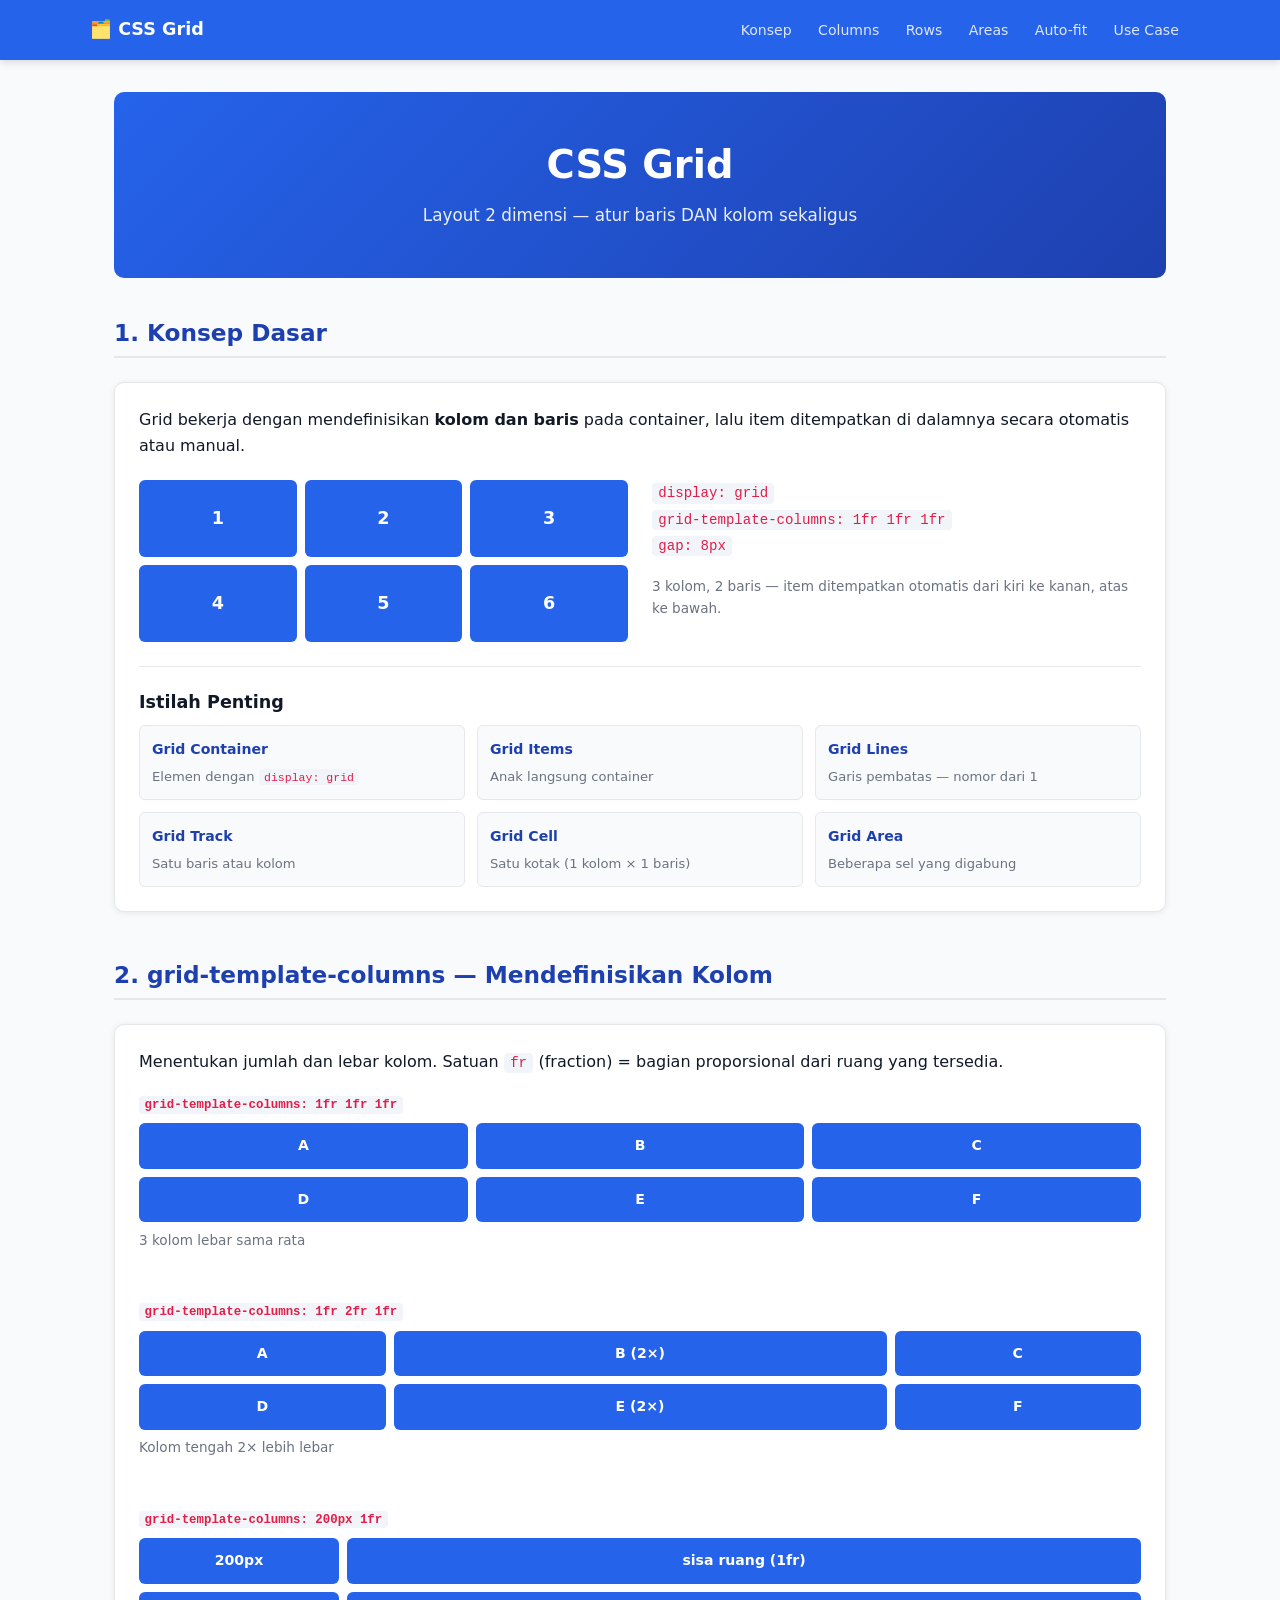
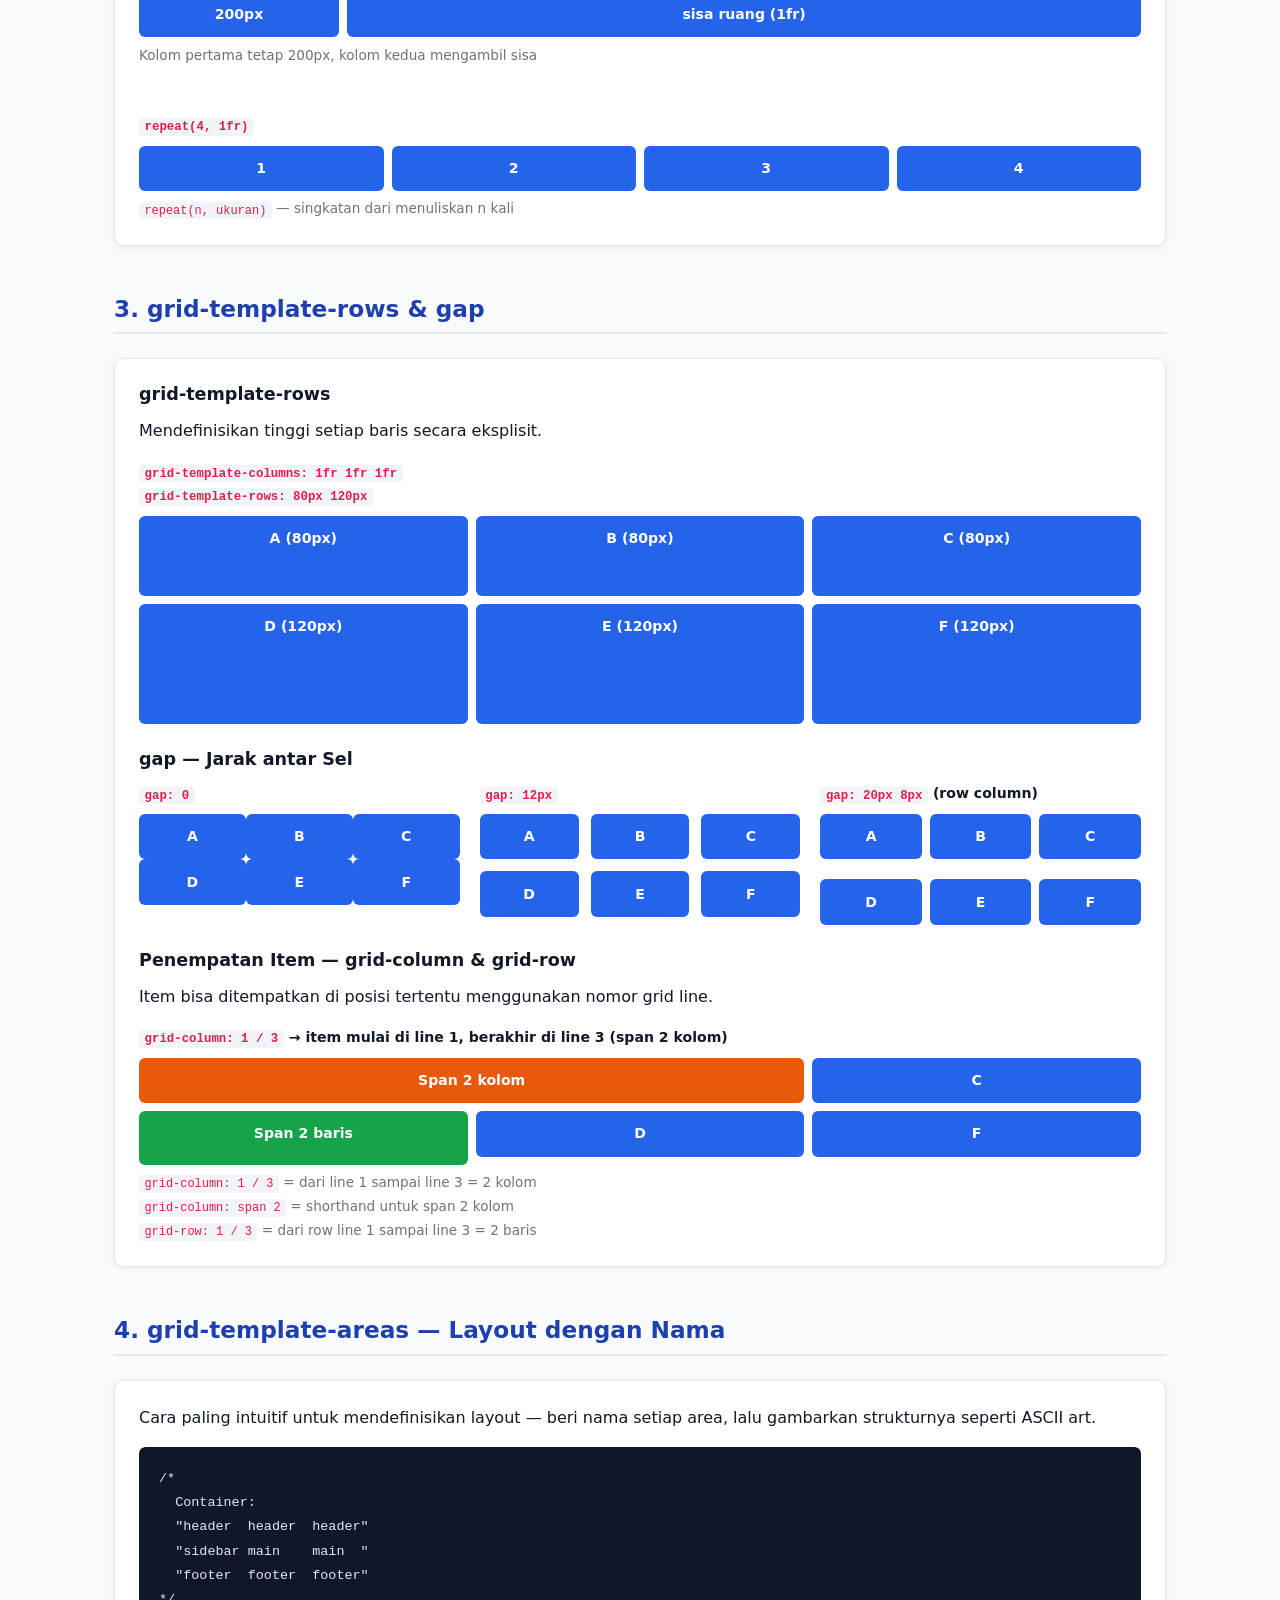
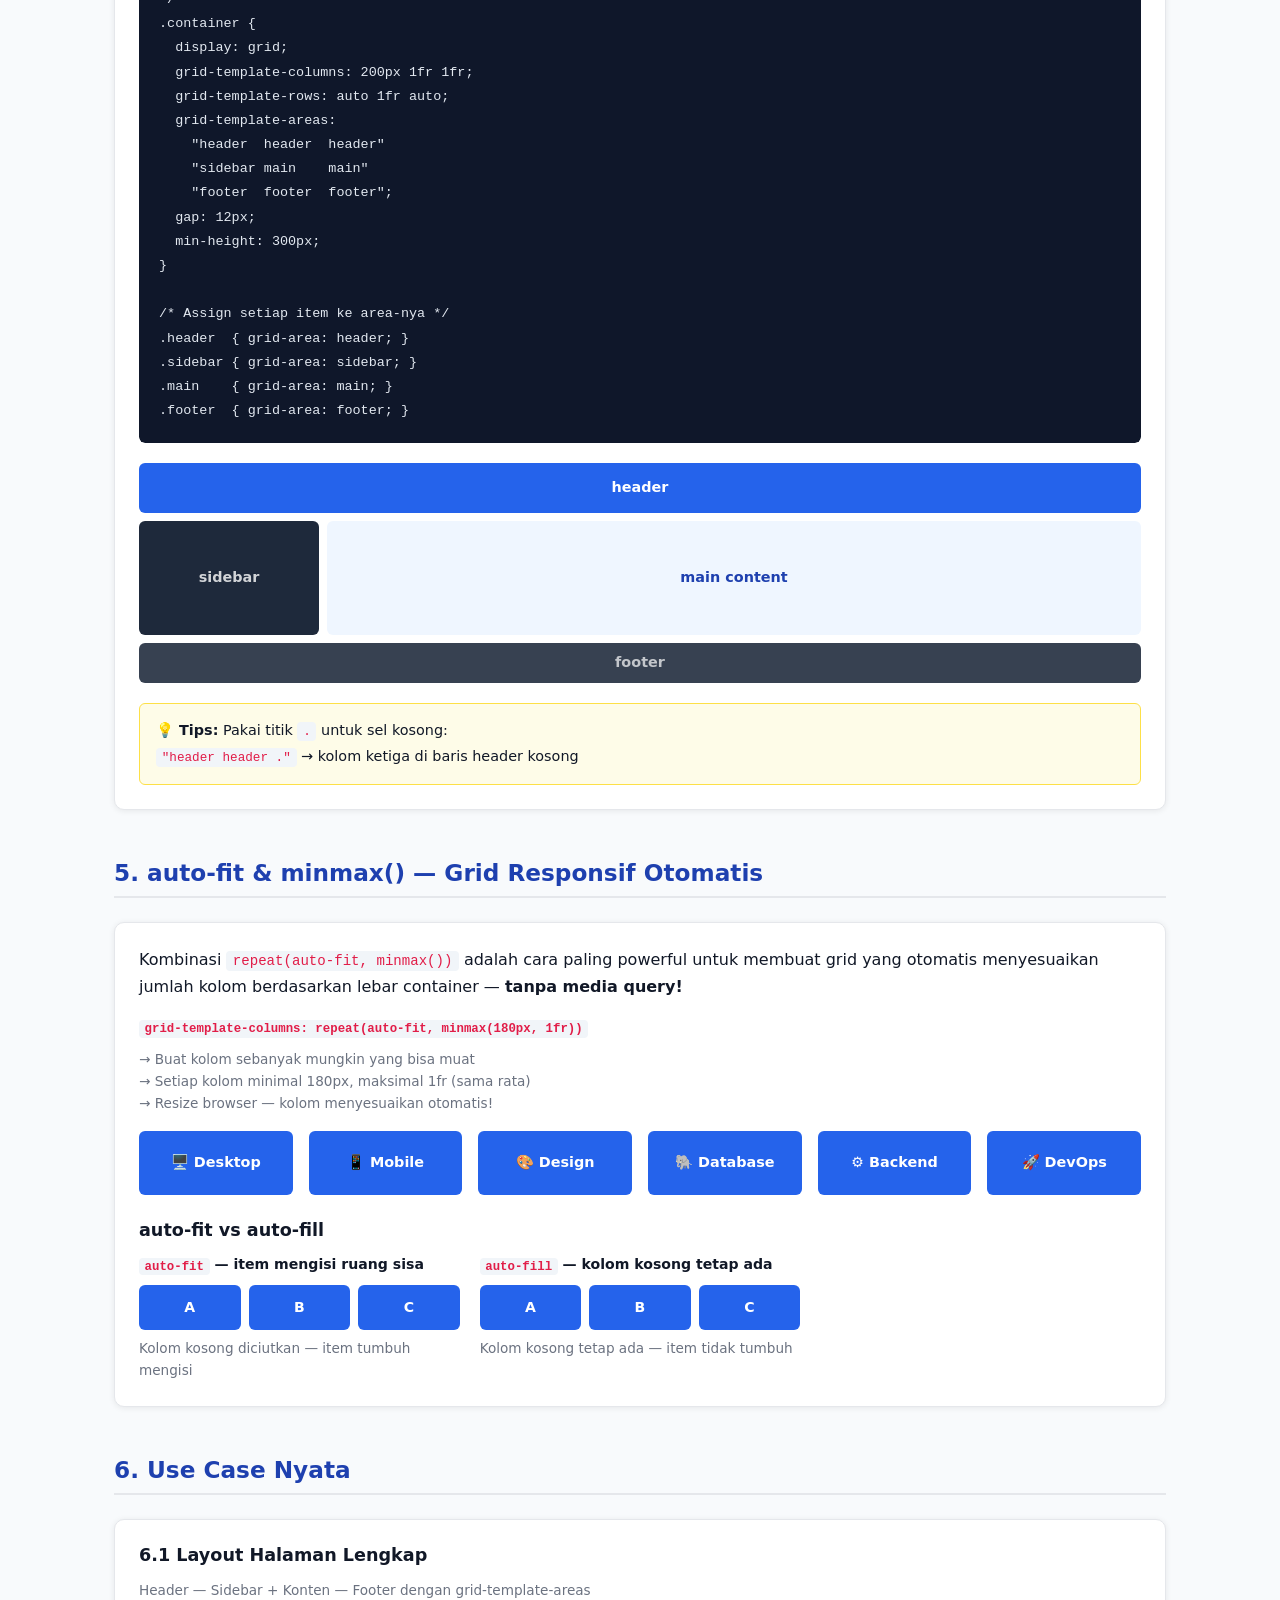
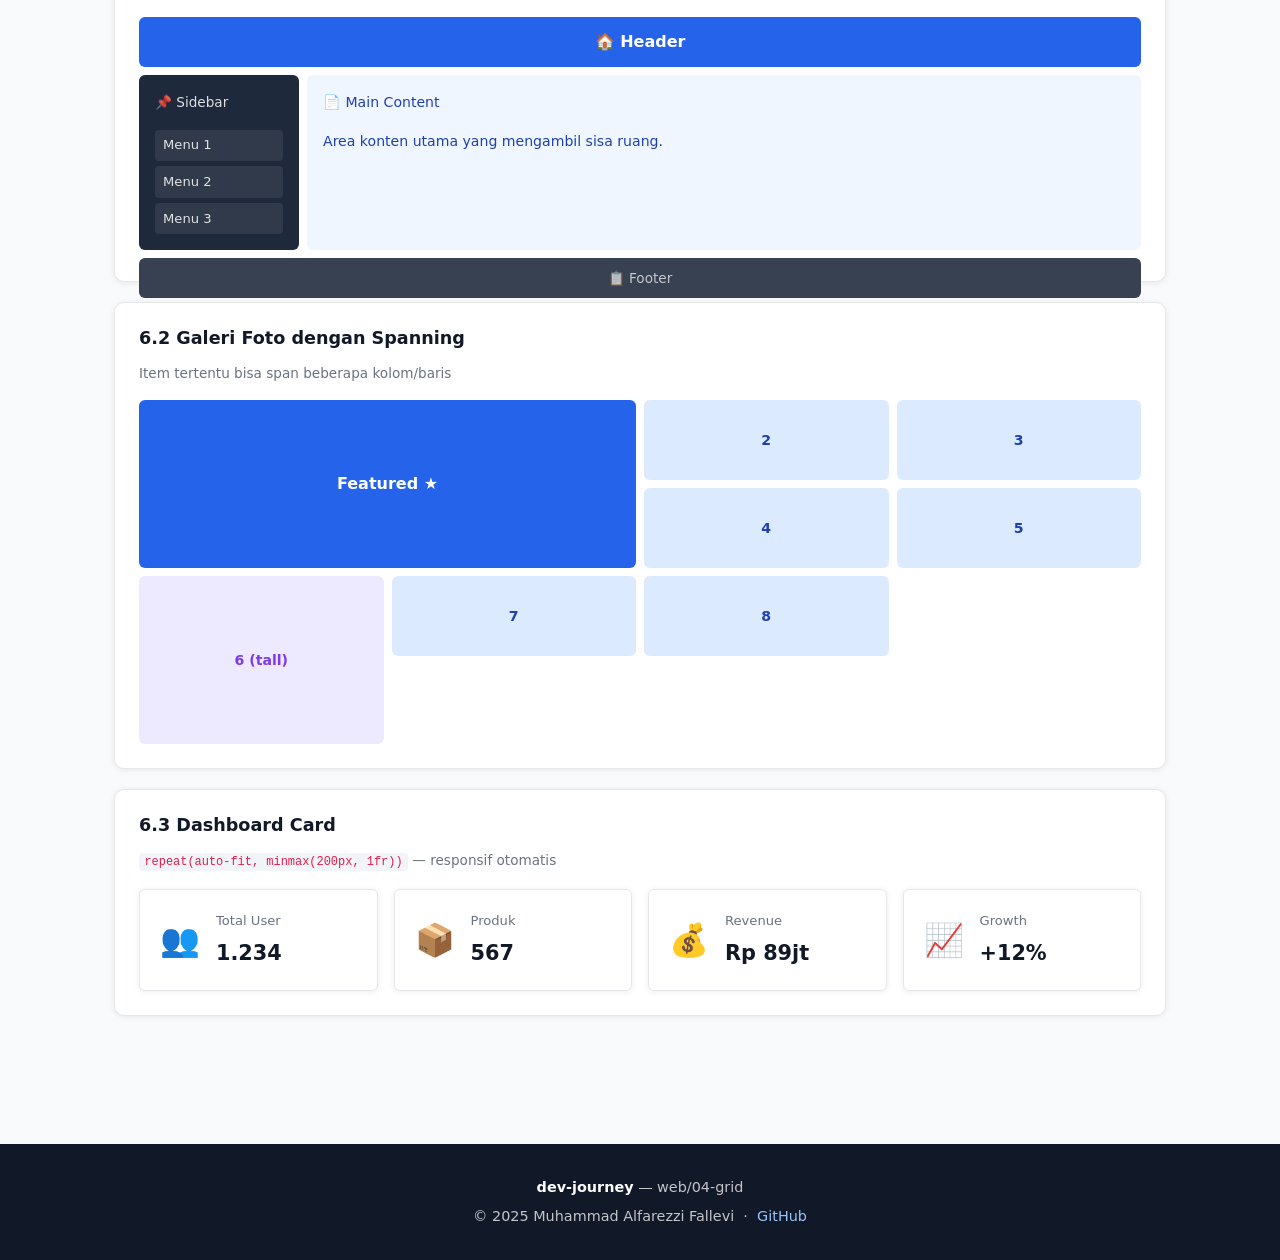
<file: web/04-grid/index.html>
<!DOCTYPE html>
<!--
  ╔══════════════════════════════════════════════════════╗
  ║  File   : index.html                                ║
  ║  Topik  : CSS Grid — Layout 2 Dimensi               ║
  ║  Folder : web/04-grid/                              ║
  ║  Author : Muhammad Alfarezzi Fallevi (50421905)     ║
  ║  Repo   : github.com/Levi50421905/dev-journey       ║
  ╚══════════════════════════════════════════════════════╝

  CSS Grid = sistem layout 2 dimensi (baris DAN kolom sekaligus)
  Berbeda dengan Flexbox yang hanya 1 dimensi (baris OR kolom).

  Kapan pakai Grid vs Flexbox?
  → Grid   : layout halaman, dashboard, galeri — struktur 2D
  → Flexbox: navbar, komponen kecil, centering — aliran 1D
-->
<html lang="id">
<head>
  <meta charset="UTF-8">
  <meta name="viewport" content="width=device-width, initial-scale=1.0">
  <title>04 — CSS Grid</title>
  <link rel="stylesheet" href="style.css">
</head>
<body>

  <header>
    <div class="header-inner">
      <span class="logo">🗂️ CSS Grid</span>
      <nav>
        <ul>
          <li><a href="#konsep">Konsep</a></li>
          <li><a href="#columns">Columns</a></li>
          <li><a href="#rows">Rows</a></li>
          <li><a href="#areas">Areas</a></li>
          <li><a href="#autofit">Auto-fit</a></li>
          <li><a href="#usecase">Use Case</a></li>
        </ul>
      </nav>
    </div>
  </header>

  <main>

    <section class="hero">
      <h1>CSS Grid</h1>
      <p>Layout 2 dimensi — atur baris DAN kolom sekaligus</p>
    </section>

    <!-- ═══════════════════════════════════════
      SECTION 1: KONSEP DASAR
    ════════════════════════════════════════════ -->
    <section id="konsep" class="section">
      <h2>1. Konsep Dasar</h2>

      <div class="card">
        <p>
          Grid bekerja dengan mendefinisikan <strong>kolom dan baris</strong>
          pada container, lalu item ditempatkan di dalamnya secara otomatis
          atau manual.
        </p>

        <div class="konsep-visual">
          <!--
            Terminologi Grid:
            Grid Container  → elemen dengan display: grid
            Grid Items      → anak langsung container
            Grid Lines      → garis pembatas kolom & baris (nomor dari 1)
            Grid Track      → ruang antara dua grid lines (kolom atau baris)
            Grid Cell       → satu kotak di grid (1 kolom × 1 baris)
            Grid Area       → sekumpulan sel yang digabung
          -->
          <div class="konsep-grid-demo">
            <div class="konsep-box">1</div>
            <div class="konsep-box">2</div>
            <div class="konsep-box">3</div>
            <div class="konsep-box">4</div>
            <div class="konsep-box">5</div>
            <div class="konsep-box">6</div>
          </div>
          <div class="konsep-labels">
            <p>
              <code>display: grid</code><br>
              <code>grid-template-columns: 1fr 1fr 1fr</code><br>
              <code>gap: 8px</code>
            </p>
            <p class="note">
              3 kolom, 2 baris — item ditempatkan otomatis dari kiri ke kanan, atas ke bawah.
            </p>
          </div>
        </div>

        <!-- Terminologi -->
        <div class="terminology">
          <h3>Istilah Penting</h3>
          <div class="term-grid">
            <div class="term-item">
              <span class="term-name">Grid Container</span>
              <span class="term-desc">Elemen dengan <code>display: grid</code></span>
            </div>
            <div class="term-item">
              <span class="term-name">Grid Items</span>
              <span class="term-desc">Anak langsung container</span>
            </div>
            <div class="term-item">
              <span class="term-name">Grid Lines</span>
              <span class="term-desc">Garis pembatas — nomor dari 1</span>
            </div>
            <div class="term-item">
              <span class="term-name">Grid Track</span>
              <span class="term-desc">Satu baris atau kolom</span>
            </div>
            <div class="term-item">
              <span class="term-name">Grid Cell</span>
              <span class="term-desc">Satu kotak (1 kolom × 1 baris)</span>
            </div>
            <div class="term-item">
              <span class="term-name">Grid Area</span>
              <span class="term-desc">Beberapa sel yang digabung</span>
            </div>
          </div>
        </div>
      </div>
    </section>

    <!-- ═══════════════════════════════════════
      SECTION 2: GRID-TEMPLATE-COLUMNS
    ════════════════════════════════════════════ -->
    <section id="columns" class="section">
      <h2>2. grid-template-columns — Mendefinisikan Kolom</h2>

      <div class="card">
        <p>
          Menentukan jumlah dan lebar kolom.
          Satuan <code>fr</code> (fraction) = bagian proporsional dari ruang yang tersedia.
        </p>

        <div class="col-demos">

          <div class="demo-block">
            <p class="demo-label"><code>grid-template-columns: 1fr 1fr 1fr</code></p>
            <div class="grid-demo cols-3">
              <div class="gbox">A</div><div class="gbox">B</div><div class="gbox">C</div>
              <div class="gbox">D</div><div class="gbox">E</div><div class="gbox">F</div>
            </div>
            <p class="note">3 kolom lebar sama rata</p>
          </div>

          <div class="demo-block">
            <p class="demo-label"><code>grid-template-columns: 1fr 2fr 1fr</code></p>
            <div class="grid-demo" style="grid-template-columns: 1fr 2fr 1fr;">
              <div class="gbox">A</div><div class="gbox">B (2×)</div><div class="gbox">C</div>
              <div class="gbox">D</div><div class="gbox">E (2×)</div><div class="gbox">F</div>
            </div>
            <p class="note">Kolom tengah 2× lebih lebar</p>
          </div>

          <div class="demo-block">
            <p class="demo-label"><code>grid-template-columns: 200px 1fr</code></p>
            <div class="grid-demo" style="grid-template-columns: 200px 1fr;">
              <div class="gbox">200px</div><div class="gbox">sisa ruang (1fr)</div>
              <div class="gbox">200px</div><div class="gbox">sisa ruang (1fr)</div>
            </div>
            <p class="note">Kolom pertama tetap 200px, kolom kedua mengambil sisa</p>
          </div>

          <div class="demo-block">
            <p class="demo-label"><code>repeat(4, 1fr)</code></p>
            <div class="grid-demo" style="grid-template-columns: repeat(4, 1fr);">
              <div class="gbox">1</div><div class="gbox">2</div>
              <div class="gbox">3</div><div class="gbox">4</div>
            </div>
            <p class="note"><code>repeat(n, ukuran)</code> — singkatan dari menuliskan n kali</p>
          </div>

        </div>
      </div>
    </section>

    <!-- ═══════════════════════════════════════
      SECTION 3: ROWS & GAP
    ════════════════════════════════════════════ -->
    <section id="rows" class="section">
      <h2>3. grid-template-rows & gap</h2>

      <div class="card">

        <div class="demo-block">
          <h3>grid-template-rows</h3>
          <p>Mendefinisikan tinggi setiap baris secara eksplisit.</p>
          <p class="demo-label">
            <code>grid-template-columns: 1fr 1fr 1fr</code><br>
            <code>grid-template-rows: 80px 120px</code>
          </p>
          <div class="grid-demo cols-3 explicit-rows">
            <div class="gbox">A (80px)</div>
            <div class="gbox">B (80px)</div>
            <div class="gbox">C (80px)</div>
            <div class="gbox">D (120px)</div>
            <div class="gbox">E (120px)</div>
            <div class="gbox">F (120px)</div>
          </div>
        </div>

        <div class="demo-block" style="margin-top: 1.5rem;">
          <h3>gap — Jarak antar Sel</h3>
          <div class="gap-demos">
            <div>
              <p class="demo-label"><code>gap: 0</code></p>
              <div class="grid-demo cols-3" style="gap: 0;">
                <div class="gbox">A</div><div class="gbox">B</div><div class="gbox">C</div>
                <div class="gbox">D</div><div class="gbox">E</div><div class="gbox">F</div>
              </div>
            </div>
            <div>
              <p class="demo-label"><code>gap: 12px</code></p>
              <div class="grid-demo cols-3" style="gap: 12px;">
                <div class="gbox">A</div><div class="gbox">B</div><div class="gbox">C</div>
                <div class="gbox">D</div><div class="gbox">E</div><div class="gbox">F</div>
              </div>
            </div>
            <div>
              <p class="demo-label"><code>gap: 20px 8px</code> (row column)</p>
              <div class="grid-demo cols-3" style="gap: 20px 8px;">
                <div class="gbox">A</div><div class="gbox">B</div><div class="gbox">C</div>
                <div class="gbox">D</div><div class="gbox">E</div><div class="gbox">F</div>
              </div>
            </div>
          </div>
        </div>

        <div class="demo-block" style="margin-top: 1.5rem;">
          <h3>Penempatan Item — grid-column & grid-row</h3>
          <p>Item bisa ditempatkan di posisi tertentu menggunakan nomor grid line.</p>
          <p class="demo-label">
            <code>grid-column: 1 / 3</code> → item mulai di line 1, berakhir di line 3 (span 2 kolom)
          </p>
          <div class="grid-demo cols-3 span-demo">
            <div class="gbox span-col">Span 2 kolom</div>
            <div class="gbox">C</div>
            <div class="gbox">D</div>
            <div class="gbox span-row">Span 2 baris</div>
            <div class="gbox">F</div>
          </div>
          <p class="note">
            <code>grid-column: 1 / 3</code> = dari line 1 sampai line 3 = 2 kolom<br>
            <code>grid-column: span 2</code> = shorthand untuk span 2 kolom<br>
            <code>grid-row: 1 / 3</code> = dari row line 1 sampai line 3 = 2 baris
          </p>
        </div>

      </div>
    </section>

    <!-- ═══════════════════════════════════════
      SECTION 4: GRID-TEMPLATE-AREAS
    ════════════════════════════════════════════ -->
    <section id="areas" class="section">
      <h2>4. grid-template-areas — Layout dengan Nama</h2>

      <div class="card">
        <p>
          Cara paling intuitif untuk mendefinisikan layout — beri nama setiap area,
          lalu gambarkan strukturnya seperti ASCII art.
        </p>

        <div class="code-preview">
<pre>/*
  Container:
  "header  header  header"
  "sidebar main    main  "
  "footer  footer  footer"
*/
.container {
  display: grid;
  grid-template-columns: 200px 1fr 1fr;
  grid-template-rows: auto 1fr auto;
  grid-template-areas:
    "header  header  header"
    "sidebar main    main"
    "footer  footer  footer";
  gap: 12px;
  min-height: 300px;
}

/* Assign setiap item ke area-nya */
.header  { grid-area: header; }
.sidebar { grid-area: sidebar; }
.main    { grid-area: main; }
.footer  { grid-area: footer; }</pre>
        </div>

        <div class="areas-demo">
          <div class="area-header">header</div>
          <div class="area-sidebar">sidebar</div>
          <div class="area-main">main content</div>
          <div class="area-footer">footer</div>
        </div>

        <div class="tip-box">
          <strong>💡 Tips:</strong> Pakai titik <code>.</code> untuk sel kosong:
          <br><code>"header header ."</code> → kolom ketiga di baris header kosong
        </div>
      </div>
    </section>

    <!-- ═══════════════════════════════════════
      SECTION 5: AUTO-FIT & MINMAX
    ════════════════════════════════════════════ -->
    <section id="autofit" class="section">
      <h2>5. auto-fit & minmax() — Grid Responsif Otomatis</h2>

      <div class="card">
        <p>
          Kombinasi <code>repeat(auto-fit, minmax())</code> adalah cara paling
          powerful untuk membuat grid yang otomatis menyesuaikan jumlah kolom
          berdasarkan lebar container — <strong>tanpa media query!</strong>
        </p>

        <div class="demo-block">
          <p class="demo-label">
            <code>grid-template-columns: repeat(auto-fit, minmax(180px, 1fr))</code>
          </p>
          <p class="note">
            → Buat kolom sebanyak mungkin yang bisa muat<br>
            → Setiap kolom minimal 180px, maksimal 1fr (sama rata)<br>
            → Resize browser — kolom menyesuaikan otomatis!
          </p>
          <div class="grid-autofit">
            <div class="gbox-card">🖥️ Desktop</div>
            <div class="gbox-card">📱 Mobile</div>
            <div class="gbox-card">🎨 Design</div>
            <div class="gbox-card">🐘 Database</div>
            <div class="gbox-card">⚙️ Backend</div>
            <div class="gbox-card">🚀 DevOps</div>
          </div>
        </div>

        <div class="demo-block" style="margin-top: 1.5rem;">
          <h3>auto-fit vs auto-fill</h3>
          <div class="gap-demos">
            <div>
              <p class="demo-label"><code>auto-fit</code> — item mengisi ruang sisa</p>
              <div class="grid-demo" style="grid-template-columns: repeat(auto-fit, minmax(80px, 1fr)); gap: 8px;">
                <div class="gbox">A</div><div class="gbox">B</div><div class="gbox">C</div>
              </div>
              <p class="note">Kolom kosong diciutkan — item tumbuh mengisi</p>
            </div>
            <div>
              <p class="demo-label"><code>auto-fill</code> — kolom kosong tetap ada</p>
              <div class="grid-demo" style="grid-template-columns: repeat(auto-fill, minmax(80px, 1fr)); gap: 8px;">
                <div class="gbox">A</div><div class="gbox">B</div><div class="gbox">C</div>
              </div>
              <p class="note">Kolom kosong tetap ada — item tidak tumbuh</p>
            </div>
          </div>
        </div>

      </div>
    </section>

    <!-- ═══════════════════════════════════════
      SECTION 6: USE CASE NYATA
    ════════════════════════════════════════════ -->
    <section id="usecase" class="section">
      <h2>6. Use Case Nyata</h2>

      <!-- Layout Halaman -->
      <div class="card">
        <h3>6.1 Layout Halaman Lengkap</h3>
        <p class="note">Header — Sidebar + Konten — Footer dengan grid-template-areas</p>
        <div class="page-layout-demo">
          <div class="pl-header">🏠 Header</div>
          <div class="pl-sidebar">
            <p>📌 Sidebar</p>
            <ul>
              <li>Menu 1</li>
              <li>Menu 2</li>
              <li>Menu 3</li>
            </ul>
          </div>
          <div class="pl-main">
            <p>📄 Main Content</p>
            <p>Area konten utama yang mengambil sisa ruang.</p>
          </div>
          <div class="pl-footer">📋 Footer</div>
        </div>
      </div>

      <!-- Galeri Foto -->
      <div class="card">
        <h3>6.2 Galeri Foto dengan Spanning</h3>
        <p class="note">Item tertentu bisa span beberapa kolom/baris</p>
        <div class="gallery-demo">
          <div class="gallery-item featured">Featured ★</div>
          <div class="gallery-item">2</div>
          <div class="gallery-item">3</div>
          <div class="gallery-item">4</div>
          <div class="gallery-item">5</div>
          <div class="gallery-item tall">6 (tall)</div>
          <div class="gallery-item">7</div>
          <div class="gallery-item">8</div>
        </div>
      </div>

      <!-- Dashboard -->
      <div class="card">
        <h3>6.3 Dashboard Card</h3>
        <p class="note">
          <code>repeat(auto-fit, minmax(200px, 1fr))</code> — responsif otomatis
        </p>
        <div class="dashboard-demo">
          <div class="dash-card">
            <div class="dash-icon">👥</div>
            <div class="dash-info">
              <p class="dash-label">Total User</p>
              <p class="dash-value">1.234</p>
            </div>
          </div>
          <div class="dash-card">
            <div class="dash-icon">📦</div>
            <div class="dash-info">
              <p class="dash-label">Produk</p>
              <p class="dash-value">567</p>
            </div>
          </div>
          <div class="dash-card">
            <div class="dash-icon">💰</div>
            <div class="dash-info">
              <p class="dash-label">Revenue</p>
              <p class="dash-value">Rp 89jt</p>
            </div>
          </div>
          <div class="dash-card">
            <div class="dash-icon">📈</div>
            <div class="dash-info">
              <p class="dash-label">Growth</p>
              <p class="dash-value">+12%</p>
            </div>
          </div>
        </div>
      </div>

    </section>

  </main>

  <footer>
    <div class="footer-inner">
      <p><strong>dev-journey</strong> &mdash; web/04-grid</p>
      <p>&copy; 2025 Muhammad Alfarezzi Fallevi &nbsp;&middot;&nbsp;
        <a href="https://github.com/Levi50421905" target="_blank" rel="noopener noreferrer">GitHub</a>
      </p>
    </div>
  </footer>

</body>
</html>
</file>
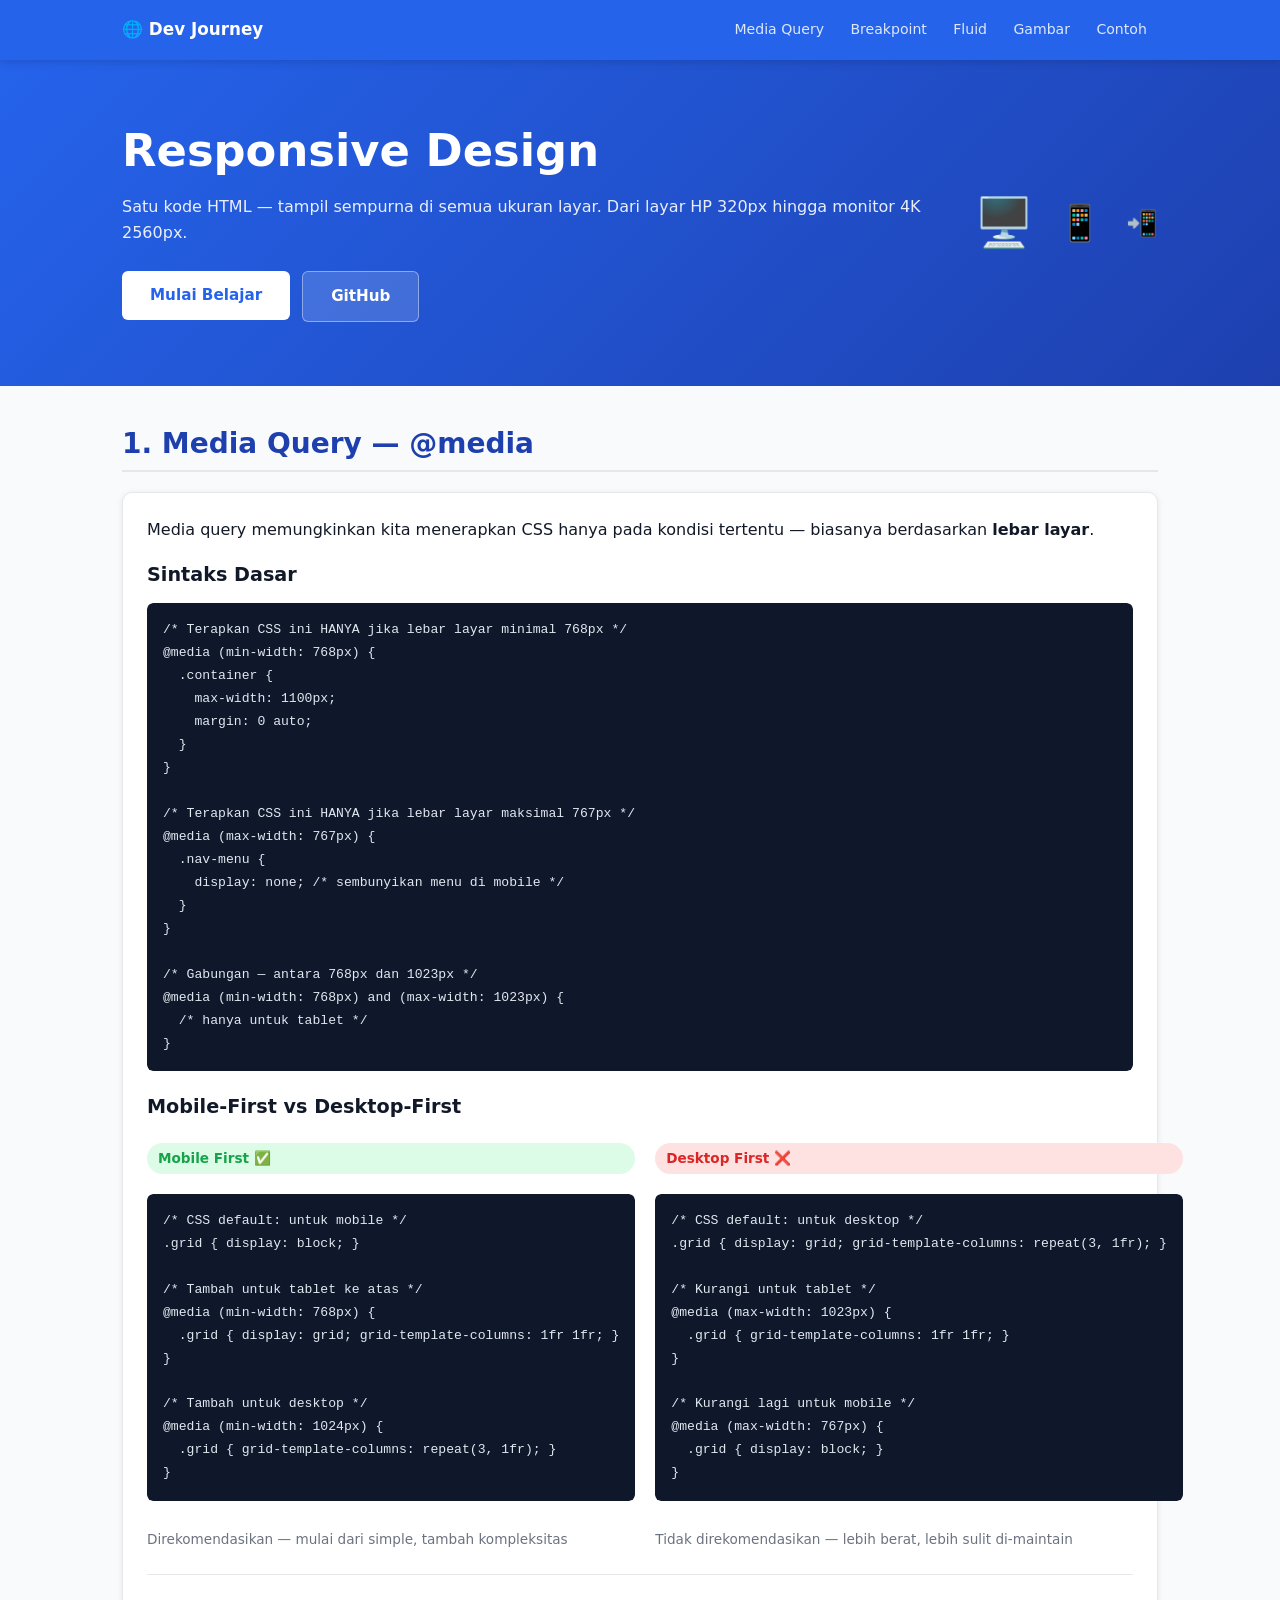
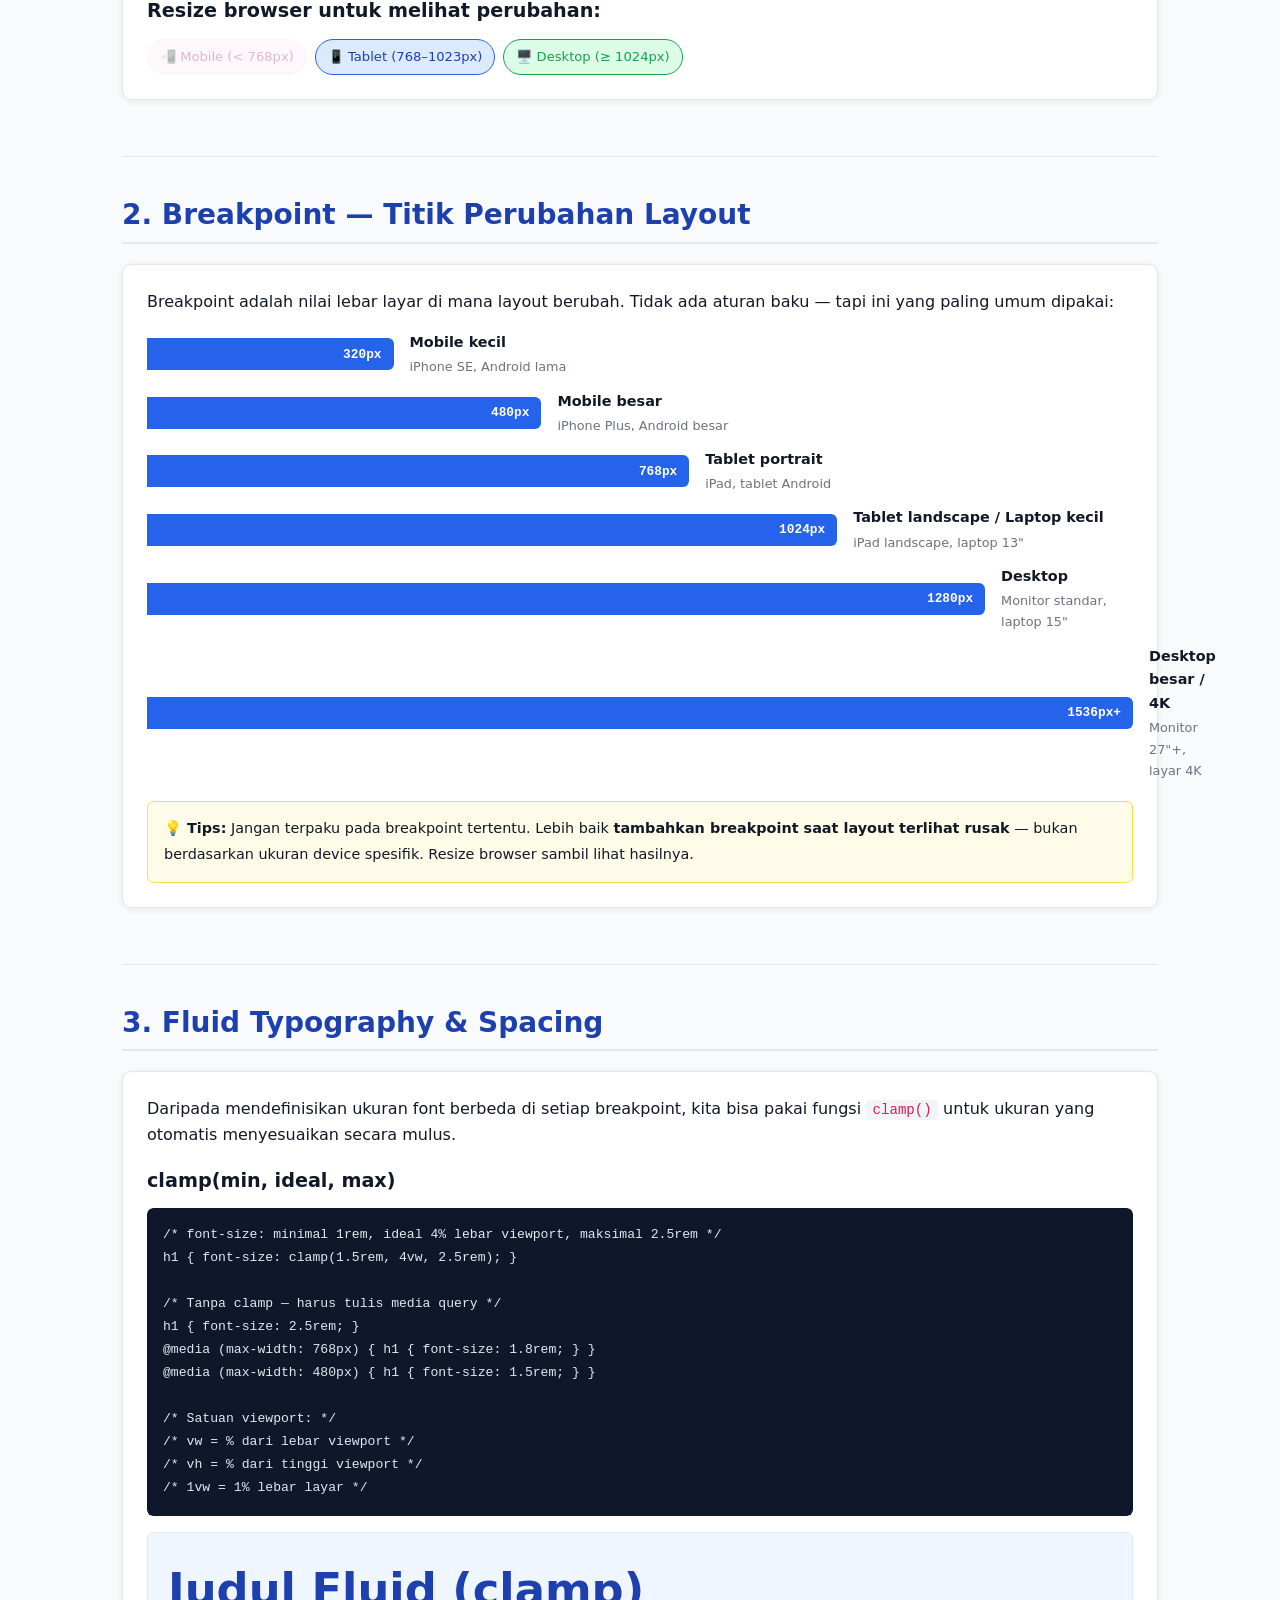
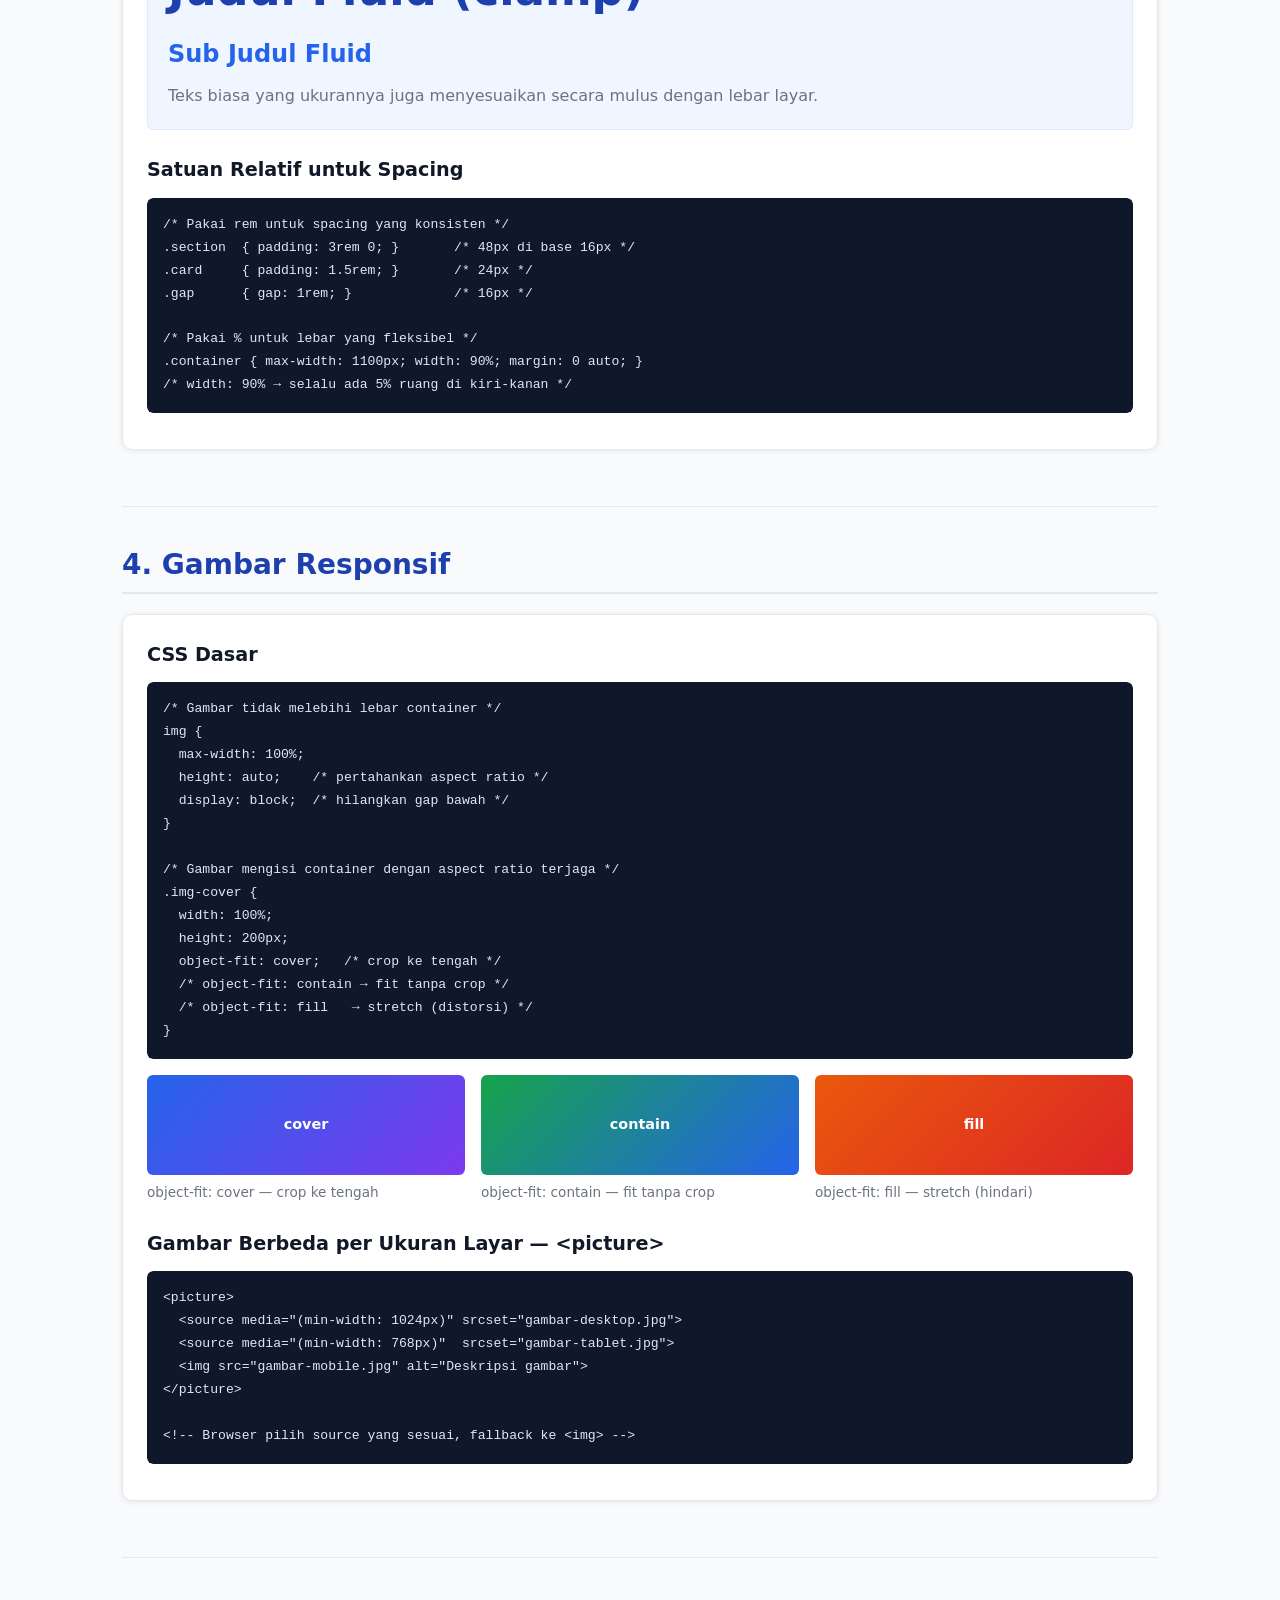
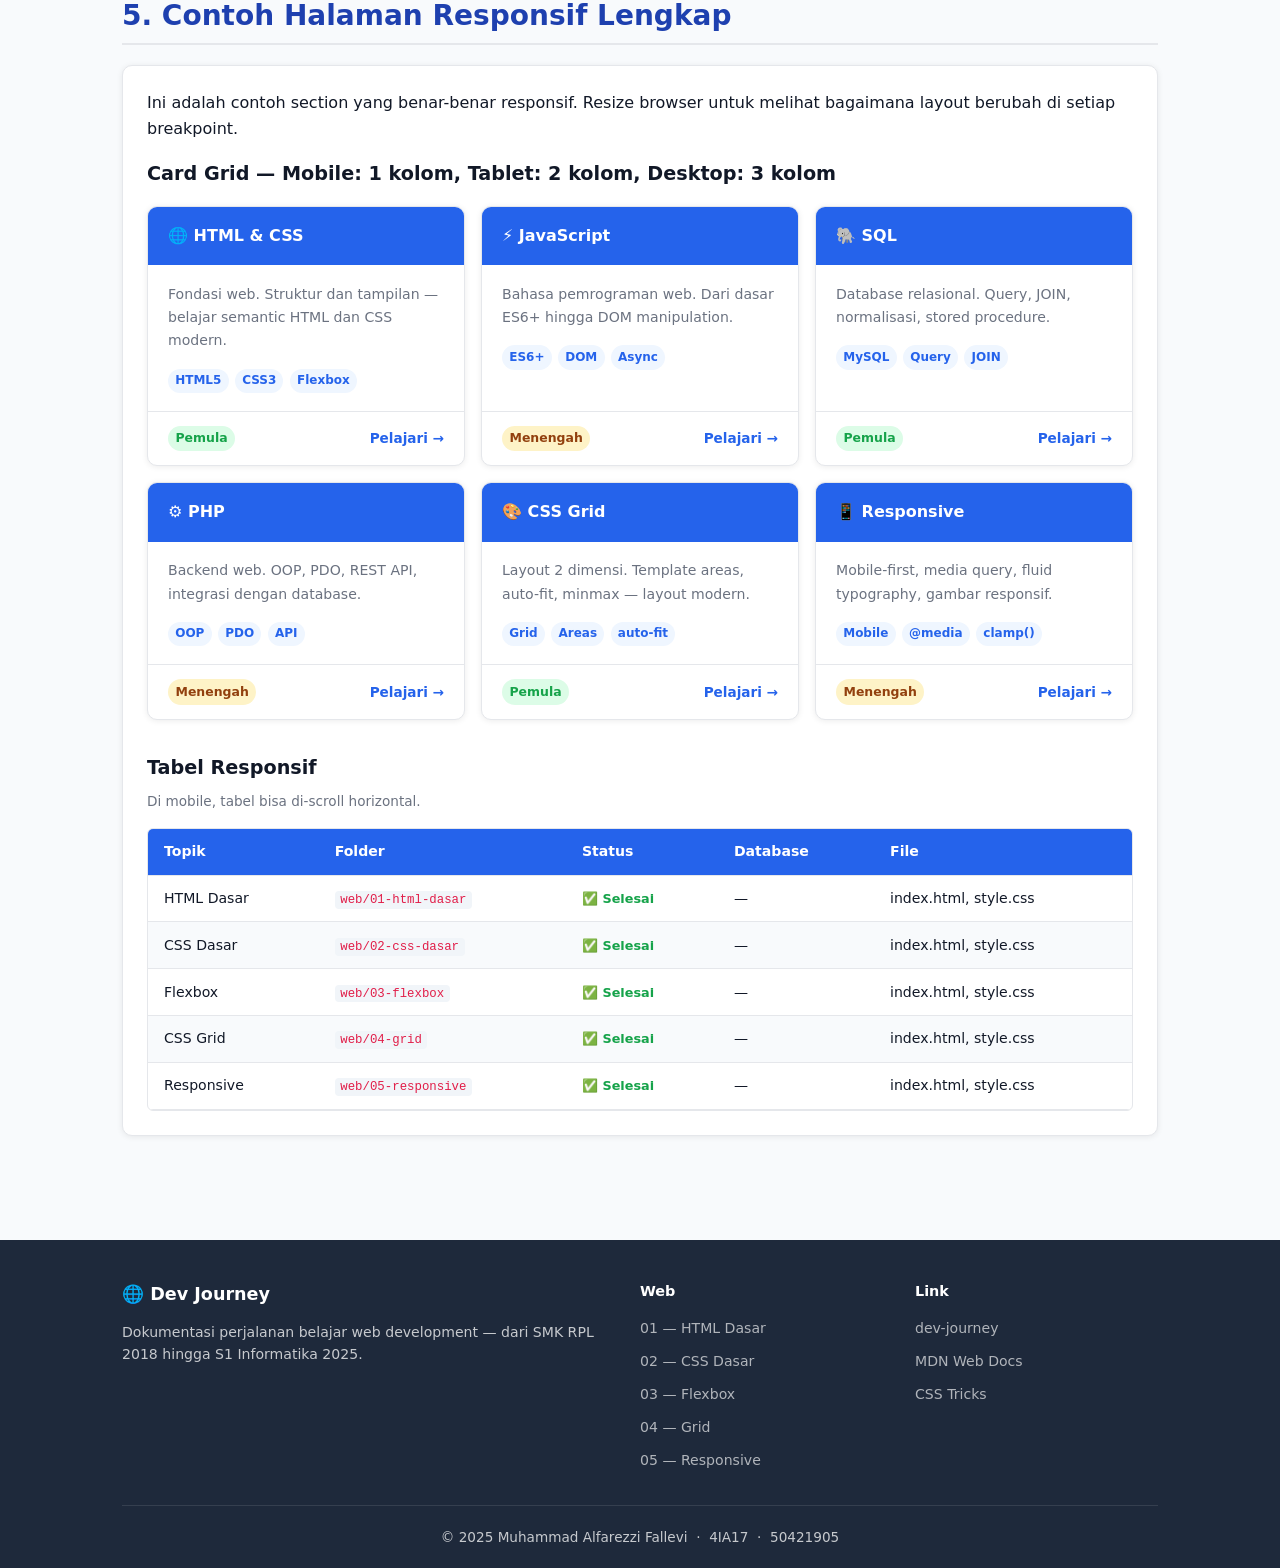
<file: web/05-responsive/index.html>
<!DOCTYPE html>
<!--
  ╔══════════════════════════════════════════════════════╗
  ║  File   : index.html                                ║
  ║  Topik  : Responsive Design — Mobile-First          ║
  ║  Folder : web/05-responsive/                        ║
  ║  Author : Muhammad Alfarezzi Fallevi (50421905)     ║
  ║  Repo   : github.com/Levi50421905/dev-journey       ║
  ╚══════════════════════════════════════════════════════╝

  Responsive Design = halaman web yang tampilannya menyesuaikan
  otomatis dengan ukuran layar device (HP, tablet, laptop, desktop).

  Pendekatan: MOBILE FIRST
  → Tulis CSS untuk mobile dulu (layar kecil)
  → Tambahkan CSS untuk layar lebih besar dengan @media
  → Kenapa? Karena lebih mudah "menambah" untuk layar besar
    daripada "mengurangi" untuk layar kecil
-->
<html lang="id">
<head>
  <meta charset="UTF-8">
  <meta name="viewport" content="width=device-width, initial-scale=1.0">
  <!--
    viewport META TAG — WAJIB untuk responsive!
    Tanpa ini: halaman di HP tampak seperti desktop yang diperkecil.
    width=device-width  → lebar halaman = lebar layar device
    initial-scale=1.0   → zoom awal = 100%
  -->
  <title>05 — Responsive Design</title>
  <link rel="stylesheet" href="style.css">
</head>
<body>

  <header class="site-header">
    <div class="container">
      <div class="header-inner">
        <a href="#" class="logo">🌐 Dev Journey</a>

        <!-- Tombol hamburger — hanya tampil di mobile -->
        <button class="hamburger" id="hamburgerBtn" aria-label="Toggle menu">
          <span></span>
          <span></span>
          <span></span>
        </button>

        <nav class="main-nav" id="mainNav">
          <ul>
            <li><a href="#mediaquery">Media Query</a></li>
            <li><a href="#breakpoint">Breakpoint</a></li>
            <li><a href="#fluid">Fluid</a></li>
            <li><a href="#gambar">Gambar</a></li>
            <li><a href="#contoh">Contoh</a></li>
          </ul>
        </nav>
      </div>
    </div>
  </header>

  <main>

    <!-- HERO -->
    <section class="hero">
      <div class="container">
        <div class="hero-content">
          <div class="hero-text">
            <h1>Responsive Design</h1>
            <p>
              Satu kode HTML — tampil sempurna di semua ukuran layar.
              Dari layar HP 320px hingga monitor 4K 2560px.
            </p>
            <div class="hero-btns">
              <a href="#mediaquery" class="btn btn-primary">Mulai Belajar</a>
              <a href="https://github.com/Levi50421905/dev-journey" class="btn btn-secondary" target="_blank" rel="noopener noreferrer">GitHub</a>
            </div>
          </div>
          <div class="hero-devices">
            <div class="device device-desktop">🖥️</div>
            <div class="device device-tablet">📱</div>
            <div class="device device-mobile">📲</div>
          </div>
        </div>
      </div>
    </section>

    <div class="container">

      <!-- ═══════════════════════════════════════
        SECTION 1: MEDIA QUERY
      ════════════════════════════════════════════ -->
      <section id="mediaquery" class="section">
        <h2>1. Media Query — @media</h2>

        <div class="card">
          <p>
            Media query memungkinkan kita menerapkan CSS hanya pada
            kondisi tertentu — biasanya berdasarkan <strong>lebar layar</strong>.
          </p>

          <h3>Sintaks Dasar</h3>
          <div class="code-block">
<pre>/* Terapkan CSS ini HANYA jika lebar layar minimal 768px */
@media (min-width: 768px) {
  .container {
    max-width: 1100px;
    margin: 0 auto;
  }
}

/* Terapkan CSS ini HANYA jika lebar layar maksimal 767px */
@media (max-width: 767px) {
  .nav-menu {
    display: none; /* sembunyikan menu di mobile */
  }
}

/* Gabungan — antara 768px dan 1023px */
@media (min-width: 768px) and (max-width: 1023px) {
  /* hanya untuk tablet */
}</pre>
          </div>

          <h3 style="margin-top: 1.25rem;">Mobile-First vs Desktop-First</h3>
          <div class="comparison-grid">
            <div class="comparison-item">
              <span class="comp-badge mobile-badge">Mobile First ✅</span>
              <div class="code-block">
<pre>/* CSS default: untuk mobile */
.grid { display: block; }

/* Tambah untuk tablet ke atas */
@media (min-width: 768px) {
  .grid { display: grid; grid-template-columns: 1fr 1fr; }
}

/* Tambah untuk desktop */
@media (min-width: 1024px) {
  .grid { grid-template-columns: repeat(3, 1fr); }
}</pre>
              </div>
              <p class="note">Direkomendasikan — mulai dari simple, tambah kompleksitas</p>
            </div>
            <div class="comparison-item">
              <span class="comp-badge desktop-badge">Desktop First ❌</span>
              <div class="code-block">
<pre>/* CSS default: untuk desktop */
.grid { display: grid; grid-template-columns: repeat(3, 1fr); }

/* Kurangi untuk tablet */
@media (max-width: 1023px) {
  .grid { grid-template-columns: 1fr 1fr; }
}

/* Kurangi lagi untuk mobile */
@media (max-width: 767px) {
  .grid { display: block; }
}</pre>
              </div>
              <p class="note">Tidak direkomendasikan — lebih berat, lebih sulit di-maintain</p>
            </div>
          </div>

          <!-- Demo visual ukuran layar -->
          <div class="screen-demo">
            <h3>Resize browser untuk melihat perubahan:</h3>
            <div class="screen-indicator">
              <span class="si-mobile">📲 Mobile (&lt; 768px)</span>
              <span class="si-tablet">📱 Tablet (768–1023px)</span>
              <span class="si-desktop">🖥️ Desktop (≥ 1024px)</span>
            </div>
          </div>
        </div>
      </section>

      <!-- ═══════════════════════════════════════
        SECTION 2: BREAKPOINT
      ════════════════════════════════════════════ -->
      <section id="breakpoint" class="section">
        <h2>2. Breakpoint — Titik Perubahan Layout</h2>

        <div class="card">
          <p>
            Breakpoint adalah nilai lebar layar di mana layout berubah.
            Tidak ada aturan baku — tapi ini yang paling umum dipakai:
          </p>

          <div class="breakpoint-table">
            <div class="bp-item">
              <div class="bp-bar" style="width: 25%;">
                <span>320px</span>
              </div>
              <div class="bp-info">
                <strong>Mobile kecil</strong>
                <span>iPhone SE, Android lama</span>
              </div>
            </div>
            <div class="bp-item">
              <div class="bp-bar" style="width: 40%;">
                <span>480px</span>
              </div>
              <div class="bp-info">
                <strong>Mobile besar</strong>
                <span>iPhone Plus, Android besar</span>
              </div>
            </div>
            <div class="bp-item">
              <div class="bp-bar" style="width: 55%;">
                <span>768px</span>
              </div>
              <div class="bp-info">
                <strong>Tablet portrait</strong>
                <span>iPad, tablet Android</span>
              </div>
            </div>
            <div class="bp-item">
              <div class="bp-bar" style="width: 70%;">
                <span>1024px</span>
              </div>
              <div class="bp-info">
                <strong>Tablet landscape / Laptop kecil</strong>
                <span>iPad landscape, laptop 13"</span>
              </div>
            </div>
            <div class="bp-item">
              <div class="bp-bar" style="width: 85%;">
                <span>1280px</span>
              </div>
              <div class="bp-info">
                <strong>Desktop</strong>
                <span>Monitor standar, laptop 15"</span>
              </div>
            </div>
            <div class="bp-item">
              <div class="bp-bar" style="width: 100%;">
                <span>1536px+</span>
              </div>
              <div class="bp-info">
                <strong>Desktop besar / 4K</strong>
                <span>Monitor 27"+, layar 4K</span>
              </div>
            </div>
          </div>

          <div class="tip-box">
            <strong>💡 Tips:</strong> Jangan terpaku pada breakpoint tertentu.
            Lebih baik <strong>tambahkan breakpoint saat layout terlihat rusak</strong>
            — bukan berdasarkan ukuran device spesifik.
            Resize browser sambil lihat hasilnya.
          </div>
        </div>
      </section>

      <!-- ═══════════════════════════════════════
        SECTION 3: FLUID TYPOGRAPHY & SPACING
      ════════════════════════════════════════════ -->
      <section id="fluid" class="section">
        <h2>3. Fluid Typography & Spacing</h2>

        <div class="card">
          <p>
            Daripada mendefinisikan ukuran font berbeda di setiap breakpoint,
            kita bisa pakai fungsi <code>clamp()</code> untuk ukuran yang
            otomatis menyesuaikan secara mulus.
          </p>

          <h3>clamp(min, ideal, max)</h3>
          <div class="code-block">
<pre>/* font-size: minimal 1rem, ideal 4% lebar viewport, maksimal 2.5rem */
h1 { font-size: clamp(1.5rem, 4vw, 2.5rem); }

/* Tanpa clamp — harus tulis media query */
h1 { font-size: 2.5rem; }
@media (max-width: 768px) { h1 { font-size: 1.8rem; } }
@media (max-width: 480px) { h1 { font-size: 1.5rem; } }

/* Satuan viewport: */
/* vw = % dari lebar viewport */
/* vh = % dari tinggi viewport */
/* 1vw = 1% lebar layar */</pre>
          </div>

          <div class="fluid-demo">
            <p class="fluid-h1">Judul Fluid (clamp)</p>
            <p class="fluid-h2">Sub Judul Fluid</p>
            <p class="fluid-body">Teks biasa yang ukurannya juga menyesuaikan secara mulus dengan lebar layar.</p>
          </div>

          <h3 style="margin-top: 1.5rem;">Satuan Relatif untuk Spacing</h3>
          <div class="code-block">
<pre>/* Pakai rem untuk spacing yang konsisten */
.section  { padding: 3rem 0; }       /* 48px di base 16px */
.card     { padding: 1.5rem; }       /* 24px */
.gap      { gap: 1rem; }             /* 16px */

/* Pakai % untuk lebar yang fleksibel */
.container { max-width: 1100px; width: 90%; margin: 0 auto; }
/* width: 90% → selalu ada 5% ruang di kiri-kanan */</pre>
          </div>
        </div>
      </section>

      <!-- ═══════════════════════════════════════
        SECTION 4: GAMBAR RESPONSIF
      ════════════════════════════════════════════ -->
      <section id="gambar" class="section">
        <h2>4. Gambar Responsif</h2>

        <div class="card">

          <h3>CSS Dasar</h3>
          <div class="code-block">
<pre>/* Gambar tidak melebihi lebar container */
img {
  max-width: 100%;
  height: auto;    /* pertahankan aspect ratio */
  display: block;  /* hilangkan gap bawah */
}

/* Gambar mengisi container dengan aspect ratio terjaga */
.img-cover {
  width: 100%;
  height: 200px;
  object-fit: cover;   /* crop ke tengah */
  /* object-fit: contain → fit tanpa crop */
  /* object-fit: fill   → stretch (distorsi) */
}</pre>
          </div>

          <div class="img-demo-grid">
            <div class="img-demo-item">
              <div class="img-placeholder" style="object-fit: cover; background: linear-gradient(135deg, #2563eb, #7c3aed);">
                <span>cover</span>
              </div>
              <p class="note">object-fit: cover — crop ke tengah</p>
            </div>
            <div class="img-demo-item">
              <div class="img-placeholder" style="background: linear-gradient(135deg, #16a34a, #2563eb);">
                <span>contain</span>
              </div>
              <p class="note">object-fit: contain — fit tanpa crop</p>
            </div>
            <div class="img-demo-item">
              <div class="img-placeholder" style="background: linear-gradient(135deg, #ea580c, #dc2626);">
                <span>fill</span>
              </div>
              <p class="note">object-fit: fill — stretch (hindari)</p>
            </div>
          </div>

          <h3 style="margin-top: 1.5rem;">Gambar Berbeda per Ukuran Layar — &lt;picture&gt;</h3>
          <div class="code-block">
<pre>&lt;picture&gt;
  &lt;source media="(min-width: 1024px)" srcset="gambar-desktop.jpg"&gt;
  &lt;source media="(min-width: 768px)"  srcset="gambar-tablet.jpg"&gt;
  &lt;img src="gambar-mobile.jpg" alt="Deskripsi gambar"&gt;
&lt;/picture&gt;

&lt;!-- Browser pilih source yang sesuai, fallback ke &lt;img&gt; --&gt;</pre>
          </div>
        </div>
      </section>

      <!-- ═══════════════════════════════════════
        SECTION 5: CONTOH HALAMAN RESPONSIF
      ════════════════════════════════════════════ -->
      <section id="contoh" class="section">
        <h2>5. Contoh Halaman Responsif Lengkap</h2>

        <div class="card">
          <p>
            Ini adalah contoh section yang benar-benar responsif.
            Resize browser untuk melihat bagaimana layout berubah di setiap breakpoint.
          </p>

          <!-- Card Grid Responsif -->
          <h3>Card Grid — Mobile: 1 kolom, Tablet: 2 kolom, Desktop: 3 kolom</h3>
          <div class="responsive-grid">
            <article class="r-card">
              <div class="r-card-header">🌐 HTML & CSS</div>
              <div class="r-card-body">
                <p>Fondasi web. Struktur dan tampilan — belajar semantic HTML dan CSS modern.</p>
                <div class="r-card-tags">
                  <span class="tag">HTML5</span>
                  <span class="tag">CSS3</span>
                  <span class="tag">Flexbox</span>
                </div>
              </div>
              <div class="r-card-footer">
                <span class="level level-beginner">Pemula</span>
                <a href="#" class="r-link">Pelajari →</a>
              </div>
            </article>

            <article class="r-card">
              <div class="r-card-header">⚡ JavaScript</div>
              <div class="r-card-body">
                <p>Bahasa pemrograman web. Dari dasar ES6+ hingga DOM manipulation.</p>
                <div class="r-card-tags">
                  <span class="tag">ES6+</span>
                  <span class="tag">DOM</span>
                  <span class="tag">Async</span>
                </div>
              </div>
              <div class="r-card-footer">
                <span class="level level-mid">Menengah</span>
                <a href="#" class="r-link">Pelajari →</a>
              </div>
            </article>

            <article class="r-card">
              <div class="r-card-header">🐘 SQL</div>
              <div class="r-card-body">
                <p>Database relasional. Query, JOIN, normalisasi, stored procedure.</p>
                <div class="r-card-tags">
                  <span class="tag">MySQL</span>
                  <span class="tag">Query</span>
                  <span class="tag">JOIN</span>
                </div>
              </div>
              <div class="r-card-footer">
                <span class="level level-beginner">Pemula</span>
                <a href="#" class="r-link">Pelajari →</a>
              </div>
            </article>

            <article class="r-card">
              <div class="r-card-header">⚙️ PHP</div>
              <div class="r-card-body">
                <p>Backend web. OOP, PDO, REST API, integrasi dengan database.</p>
                <div class="r-card-tags">
                  <span class="tag">OOP</span>
                  <span class="tag">PDO</span>
                  <span class="tag">API</span>
                </div>
              </div>
              <div class="r-card-footer">
                <span class="level level-mid">Menengah</span>
                <a href="#" class="r-link">Pelajari →</a>
              </div>
            </article>

            <article class="r-card">
              <div class="r-card-header">🎨 CSS Grid</div>
              <div class="r-card-body">
                <p>Layout 2 dimensi. Template areas, auto-fit, minmax — layout modern.</p>
                <div class="r-card-tags">
                  <span class="tag">Grid</span>
                  <span class="tag">Areas</span>
                  <span class="tag">auto-fit</span>
                </div>
              </div>
              <div class="r-card-footer">
                <span class="level level-beginner">Pemula</span>
                <a href="#" class="r-link">Pelajari →</a>
              </div>
            </article>

            <article class="r-card">
              <div class="r-card-header">📱 Responsive</div>
              <div class="r-card-body">
                <p>Mobile-first, media query, fluid typography, gambar responsif.</p>
                <div class="r-card-tags">
                  <span class="tag">Mobile</span>
                  <span class="tag">@media</span>
                  <span class="tag">clamp()</span>
                </div>
              </div>
              <div class="r-card-footer">
                <span class="level level-mid">Menengah</span>
                <a href="#" class="r-link">Pelajari →</a>
              </div>
            </article>
          </div>

          <!-- Tabel Responsif -->
          <h3 style="margin-top: 2rem;">Tabel Responsif</h3>
          <p class="note">Di mobile, tabel bisa di-scroll horizontal.</p>
          <div class="table-wrapper">
            <table class="responsive-table">
              <thead>
                <tr>
                  <th>Topik</th>
                  <th>Folder</th>
                  <th>Status</th>
                  <th>Database</th>
                  <th>File</th>
                </tr>
              </thead>
              <tbody>
                <tr>
                  <td>HTML Dasar</td>
                  <td><code>web/01-html-dasar</code></td>
                  <td><span class="status done">✅ Selesai</span></td>
                  <td>—</td>
                  <td>index.html, style.css</td>
                </tr>
                <tr>
                  <td>CSS Dasar</td>
                  <td><code>web/02-css-dasar</code></td>
                  <td><span class="status done">✅ Selesai</span></td>
                  <td>—</td>
                  <td>index.html, style.css</td>
                </tr>
                <tr>
                  <td>Flexbox</td>
                  <td><code>web/03-flexbox</code></td>
                  <td><span class="status done">✅ Selesai</span></td>
                  <td>—</td>
                  <td>index.html, style.css</td>
                </tr>
                <tr>
                  <td>CSS Grid</td>
                  <td><code>web/04-grid</code></td>
                  <td><span class="status done">✅ Selesai</span></td>
                  <td>—</td>
                  <td>index.html, style.css</td>
                </tr>
                <tr>
                  <td>Responsive</td>
                  <td><code>web/05-responsive</code></td>
                  <td><span class="status done">✅ Selesai</span></td>
                  <td>—</td>
                  <td>index.html, style.css</td>
                </tr>
              </tbody>
            </table>
          </div>
        </div>
      </section>

    </div><!-- end .container -->
  </main>

  <footer class="site-footer">
    <div class="container">
      <div class="footer-grid">
        <div class="footer-brand">
          <p class="footer-logo">🌐 Dev Journey</p>
          <p>Dokumentasi perjalanan belajar web development — dari SMK RPL 2018 hingga S1 Informatika 2025.</p>
        </div>
        <div class="footer-links">
          <h4>Web</h4>
          <ul>
            <li><a href="../01-html-dasar/">01 — HTML Dasar</a></li>
            <li><a href="../02-css-dasar/">02 — CSS Dasar</a></li>
            <li><a href="../03-flexbox/">03 — Flexbox</a></li>
            <li><a href="../04-grid/">04 — Grid</a></li>
            <li><a href="#">05 — Responsive</a></li>
          </ul>
        </div>
        <div class="footer-links">
          <h4>Link</h4>
          <ul>
            <li><a href="https://github.com/Levi50421905/dev-journey" target="_blank" rel="noopener noreferrer">dev-journey</a></li>
            <li><a href="https://developer.mozilla.org" target="_blank" rel="noopener noreferrer">MDN Web Docs</a></li>
            <li><a href="https://css-tricks.com" target="_blank" rel="noopener noreferrer">CSS Tricks</a></li>
          </ul>
        </div>
      </div>
      <div class="footer-bottom">
        <p>&copy; 2025 Muhammad Alfarezzi Fallevi &nbsp;&middot;&nbsp; 4IA17 &nbsp;&middot;&nbsp; 50421905</p>
      </div>
    </div>
  </footer>

  <script>
    // Hamburger menu toggle
    const btn = document.getElementById('hamburgerBtn');
    const nav = document.getElementById('mainNav');
    btn.addEventListener('click', () => {
      nav.classList.toggle('open');
      btn.classList.toggle('active');
    });
  </script>

</body>
</html>
</file>
<file: web/02-css-dasar/style.css>
/*
  ╔══════════════════════════════════════════════════════╗
  ║  File   : style.css                                 ║
  ║  Topik  : CSS Dasar — Cascade, Specificity, dll     ║
  ║  Folder : web/02-css-dasar/                         ║
  ║  Author : Muhammad Alfarezzi Fallevi (50421905)     ║
  ╚══════════════════════════════════════════════════════╝
*/

:root {
  --biru:       #2563eb;
  --biru-gelap: #1e40af;
  --biru-muda:  #dbeafe;
  --biru-bg:    #eff6ff;
  --hijau:      #16a34a;
  --merah:      #dc2626;
  --kuning:     #d97706;
  --ungu:       #7c3aed;
  --teks:       #111827;
  --teks-abu:   #6b7280;
  --bg:         #f8fafc;
  --putih:      #ffffff;
  --border:     #e5e7eb;
  --font:       'Segoe UI', system-ui, sans-serif;
  --font-mono:  'Courier New', monospace;
  --radius:     10px;
  --radius-sm:  6px;
  --shadow:     0 1px 6px rgba(0,0,0,0.08);
  --transisi:   0.2s ease;
}

*, *::before, *::after { box-sizing: border-box; margin: 0; padding: 0; }

html { font-size: 16px; scroll-behavior: smooth; }

body {
  font-family: var(--font);
  font-size: 1rem;
  line-height: 1.65;
  color: var(--teks);
  background: var(--bg);
}

h1, h2, h3 { font-weight: 700; line-height: 1.3; color: var(--teks); }
h1 { font-size: clamp(1.8rem, 4vw, 2.4rem); }
h2 { font-size: 1.45rem; margin-bottom: 1.25rem; }
h3 { font-size: 1.1rem; margin-bottom: 0.6rem; }
p  { margin-bottom: 1rem; }
p:last-child { margin-bottom: 0; }

code {
  font-family: var(--font-mono);
  font-size: 0.88em;
  background: #f1f5f9;
  color: #e11d48;
  padding: 0.15em 0.4em;
  border-radius: 4px;
}

pre {
  font-family: var(--font-mono);
  font-size: 0.85rem;
  background: #0f172a;
  color: #e2e8f0;
  padding: 1.25rem;
  border-radius: var(--radius-sm);
  overflow-x: auto;
  line-height: 1.7;
}

a { color: var(--biru); text-decoration: none; }
a:hover { text-decoration: underline; }

/* Layout */
header {
  background: var(--biru);
  color: white;
  padding: 0 2rem;
  position: sticky;
  top: 0;
  z-index: 100;
  box-shadow: 0 2px 8px rgba(0,0,0,0.15);
}

.header-inner {
  max-width: 1100px;
  margin: 0 auto;
  height: 60px;
  display: flex;
  align-items: center;
  justify-content: space-between;
}

.logo { font-weight: 700; font-size: 1.1rem; color: white; }

nav ul { list-style: none; display: flex; gap: 0.25rem; }
nav a {
  color: rgba(255,255,255,0.85);
  text-decoration: none;
  padding: 0.35rem 0.7rem;
  border-radius: var(--radius-sm);
  font-size: 0.88rem;
  font-weight: 500;
  transition: background var(--transisi);
}
nav a:hover { background: rgba(255,255,255,0.15); color: white; text-decoration: none; }

main {
  max-width: 1100px;
  margin: 0 auto;
  padding: 2rem 1.5rem;
}

.hero {
  background: linear-gradient(135deg, var(--biru) 0%, var(--biru-gelap) 100%);
  color: white;
  padding: 3rem 2rem;
  border-radius: var(--radius);
  margin-bottom: 2.5rem;
  text-align: center;
}
.hero h1 { color: white; margin-bottom: 0.75rem; }
.hero p { opacity: 0.9; font-size: 1.05rem; }

.section { margin-bottom: 3rem; }
.section > h2 {
  padding-bottom: 0.5rem;
  border-bottom: 2px solid var(--border);
  margin-bottom: 1.5rem;
  color: var(--biru-gelap);
}

.card {
  background: var(--putih);
  border: 1px solid var(--border);
  border-radius: var(--radius);
  padding: 1.5rem;
  margin-bottom: 1.25rem;
  box-shadow: var(--shadow);
}

.card-grid {
  display: grid;
  grid-template-columns: 1fr 1fr;
  gap: 1.25rem;
}

.note {
  font-size: 0.85rem;
  color: var(--teks-abu);
  margin-top: 0.5rem;
}

.tip-box {
  background: #fefce8;
  border: 1px solid #fde047;
  border-radius: var(--radius-sm);
  padding: 0.875rem 1rem;
  margin-top: 1.25rem;
  font-size: 0.9rem;
  line-height: 1.6;
}

.code-preview {
  margin-top: 1rem;
  border-radius: var(--radius-sm);
  overflow: hidden;
}

/* ════════════ SECTION 1: CASCADE ════════════ */
.priority-list {
  counter-reset: priority;
  list-style: none;
  margin: 1rem 0;
  display: flex;
  flex-direction: column;
  gap: 0.5rem;
}

.priority-list li {
  display: flex;
  align-items: baseline;
  gap: 0.75rem;
  padding: 0.6rem 1rem;
  background: var(--bg);
  border-radius: var(--radius-sm);
  border-left: 3px solid var(--border);
  font-size: 0.92rem;
}

.priority-list li:last-child { border-left-color: var(--merah); background: #fff1f2; }
.priority-list li span { color: var(--teks-abu); font-size: 0.85rem; }

.demo-box {
  background: var(--bg);
  border: 1px solid var(--border);
  border-radius: var(--radius-sm);
  padding: 1.25rem;
  margin-top: 1.25rem;
}

/* Demo cascade — class menang vs tag */
p { color: var(--teks); } /* skor: 0,0,0,1 */
.cascade-demo { color: var(--biru); font-weight: 500; } /* skor: 0,0,1,0 — menang */

/* ════════════ SECTION 2: SPECIFICITY ════════════ */
.specificity-table {
  width: 100%;
  border-collapse: collapse;
  font-size: 0.9rem;
  margin-top: 1rem;
}

.specificity-table th, .specificity-table td {
  padding: 0.7rem 1rem;
  text-align: left;
  border-bottom: 1px solid var(--border);
}

.specificity-table thead th {
  background: var(--biru);
  color: white;
  font-weight: 600;
}

.specificity-table tbody tr:nth-child(even) { background: var(--bg); }
.specificity-table tbody tr:hover { background: var(--biru-bg); }

.score {
  display: inline-block;
  font-family: var(--font-mono);
  font-size: 0.85rem;
  font-weight: 700;
  padding: 0.2em 0.6em;
  border-radius: 4px;
}

.score-inline { background: #fee2e2; color: var(--merah); }
.score-id     { background: #fde8d8; color: #c2410c; }
.score-class  { background: var(--biru-muda); color: var(--biru-gelap); }
.score-tag    { background: #dcfce7; color: var(--hijau); }
.score-zero   { background: var(--bg); color: var(--teks-abu); }

.specificity-examples { margin-top: 1.5rem; }

.spec-grid {
  display: grid;
  grid-template-columns: repeat(4, 1fr);
  gap: 0.75rem;
  margin-top: 0.75rem;
}

.spec-item {
  background: var(--bg);
  border: 1px solid var(--border);
  border-radius: var(--radius-sm);
  padding: 0.875rem;
  text-align: center;
  position: relative;
}

.spec-item code { display: block; font-size: 0.82rem; margin-bottom: 0.4rem; }

.spec-score {
  display: block;
  font-family: var(--font-mono);
  font-size: 0.8rem;
  font-weight: 700;
  color: var(--biru);
}

.spec-item.winner {
  border-color: var(--hijau);
  background: #f0fdf4;
}

.winner-badge {
  display: inline-block;
  background: var(--hijau);
  color: white;
  font-size: 0.72rem;
  padding: 0.1em 0.5em;
  border-radius: 999px;
  margin-top: 0.35rem;
  font-weight: 600;
}

/* ════════════ SECTION 3: DISPLAY ════════════ */
.display-grid {
  display: grid;
  grid-template-columns: 1fr 1fr;
  gap: 1.25rem;
}

.display-item {
  background: var(--bg);
  border: 1px solid var(--border);
  border-radius: var(--radius-sm);
  padding: 1.1rem;
}

.demo-display {
  background: var(--putih);
  border: 2px dashed var(--border);
  border-radius: var(--radius-sm);
  padding: 0.75rem;
  margin: 0.75rem 0;
  font-size: 0.88rem;
}

.demo-block {
  background: var(--biru);
  color: white;
  padding: 0.4rem 0.75rem;
  border-radius: 4px;
  margin-bottom: 4px;
  font-size: 0.85rem;
}

.demo-inline {
  background: var(--biru);
  color: white;
  padding: 0.2rem 0.5rem;
  border-radius: 4px;
  font-size: 0.85rem;
}

.demo-iblock {
  display: inline-block;
  width: 70px;
  height: 40px;
  background: var(--biru);
  color: white;
  border-radius: 4px;
  text-align: center;
  line-height: 40px;
  font-size: 0.85rem;
}

/* ════════════ SECTION 4: POSITION ════════════ */
.position-cards {
  display: grid;
  grid-template-columns: 1fr 1fr;
  gap: 1.25rem;
}

.pos-card {
  background: var(--bg);
  border: 1px solid var(--border);
  border-radius: var(--radius-sm);
  padding: 1.1rem;
  font-size: 0.9rem;
}

.pos-badge {
  display: inline-block;
  padding: 0.2em 0.7em;
  border-radius: 999px;
  font-family: var(--font-mono);
  font-size: 0.82rem;
  font-weight: 700;
  margin-bottom: 0.5rem;
}

.pos-badge.static   { background: #f3f4f6; color: var(--teks-abu); }
.pos-badge.relative { background: var(--biru-muda); color: var(--biru-gelap); }
.pos-badge.absolute { background: #fde8d8; color: #c2410c; }
.pos-badge.fixed    { background: #fce7f3; color: #9d174d; }
.pos-badge.sticky   { background: #dcfce7; color: var(--hijau); }

.pos-demo-relative {
  display: flex;
  gap: 8px;
  margin-top: 0.75rem;
  background: var(--putih);
  border: 1px dashed var(--border);
  border-radius: 4px;
  padding: 0.5rem;
}

.pos-box {
  background: var(--biru);
  color: white;
  padding: 0.4rem 0.6rem;
  border-radius: 4px;
  font-size: 0.8rem;
  text-align: center;
}

.pos-relative-demo {
  position: relative;
  top: 10px;
  background: #f59e0b;
}

.pos-demo-parent {
  position: relative;
  height: 80px;
  background: var(--biru-bg);
  border: 1px dashed var(--biru);
  border-radius: 4px;
  margin-top: 0.75rem;
  display: flex;
  align-items: center;
  justify-content: center;
  font-size: 0.85rem;
  color: var(--teks-abu);
}

.pos-badge-corner {
  position: absolute;
  top: 6px;
  right: 6px;
  background: #fde8d8;
  color: #c2410c;
  font-family: var(--font-mono);
  font-size: 0.75rem;
  padding: 0.15em 0.5em;
  border-radius: 4px;
  font-weight: 700;
}

/* ════════════ SECTION 5: PSEUDO ════════════ */
.pseudo-list {
  list-style: none;
  display: grid;
  grid-template-columns: 1fr 1fr;
  gap: 0.3rem;
  margin-top: 0.5rem;
  font-size: 0.88rem;
}

.pseudo-demo-list {
  list-style: none;
  margin-top: 0.75rem;
  border: 1px solid var(--border);
  border-radius: var(--radius-sm);
  overflow: hidden;
}

/* :nth-child */
.pseudo-demo-list li:nth-child(even) { background: var(--biru-bg); }
.pseudo-demo-list li:nth-child(odd)  { background: var(--putih); }

.pseudo-demo-list li {
  padding: 0.5rem 1rem;
  font-size: 0.9rem;
  border-bottom: 1px solid var(--border);
  cursor: default;
  transition: background var(--transisi), padding-left var(--transisi);
}

/* :hover */
.pseudo-demo-list li:hover {
  background: var(--biru-muda) !important;
  padding-left: 1.5rem;
}

/* :last-child */
.pseudo-demo-list li:last-child {
  border-bottom: none;
  font-weight: 600;
  color: var(--biru);
}

/* ::before & ::after demo */
.with-before-after {
  position: relative;
  padding: 0.75rem 1rem;
  background: var(--biru-bg);
  border-radius: var(--radius-sm);
  font-size: 0.9rem;
}

.with-before-after::before {
  content: '👉 ';
}

.with-before-after::after {
  content: ' ← dari CSS!';
  color: var(--biru);
  font-weight: 600;
  font-size: 0.85em;
}

/* ::first-letter drop cap */
.drop-cap {
  font-size: 0.9rem;
  margin-top: 1rem;
  color: var(--teks-abu);
}

.drop-cap::first-letter {
  font-size: 3em;
  font-weight: 700;
  float: left;
  line-height: 0.8;
  margin-right: 0.1em;
  color: var(--biru);
}

/* ::selection */
::selection {
  background: var(--biru);
  color: white;
}

/* ════════════ SECTION 6: TRANSITION ════════════ */
.transition-demos {
  display: flex;
  flex-wrap: wrap;
  gap: 1rem;
  margin-top: 1rem;
}

.trans-btn {
  padding: 0.65rem 1.5rem;
  border: none;
  border-radius: var(--radius-sm);
  font-size: 0.95rem;
  font-weight: 600;
  cursor: pointer;
}

.trans-color {
  background: var(--biru);
  color: white;
  transition: background 0.3s ease;
}
.trans-color:hover { background: var(--merah); }

.trans-scale {
  background: var(--hijau);
  color: white;
  transition: transform 0.2s ease;
}
.trans-scale:hover { transform: scale(1.1); }

.trans-shadow {
  background: var(--putih);
  color: var(--teks);
  border: 1px solid var(--border);
  transition: box-shadow 0.3s ease;
}
.trans-shadow:hover { box-shadow: 0 8px 24px rgba(0,0,0,0.15); }

.trans-all {
  background: var(--ungu);
  color: white;
  transition: all 0.3s ease;
}
.trans-all:hover {
  background: var(--biru-gelap);
  transform: translateY(-3px) scale(1.05);
  box-shadow: 0 8px 20px rgba(124,58,237,0.35);
}

/* @keyframes animation */
@keyframes masuk-dari-bawah {
  from {
    opacity: 0;
    transform: translateY(30px);
  }
  to {
    opacity: 1;
    transform: translateY(0);
  }
}

.animation-demo {
  margin-top: 1rem;
  display: flex;
  justify-content: center;
}

.animated-box {
  background: linear-gradient(135deg, var(--biru), var(--ungu));
  color: white;
  padding: 1rem 2rem;
  border-radius: var(--radius);
  font-weight: 600;
  animation: masuk-dari-bawah 0.6s ease forwards;
  /*
    masuk-dari-bawah → nama animasi
    0.6s             → durasi
    ease             → timing function
    forwards         → pertahankan state akhir setelah selesai
  */
}

/* Footer */
footer {
  background: var(--teks);
  color: rgba(255,255,255,0.75);
  padding: 2rem;
  margin-top: 3rem;
  text-align: center;
  font-size: 0.9rem;
}
footer p { margin-bottom: 0.3rem; }
footer p:last-child { margin-bottom: 0; }
footer strong { color: white; }
footer a { color: #93c5fd; }

/* Responsive */
@media (max-width: 1024px) {
  .card-grid,
  .display-grid,
  .position-cards { grid-template-columns: 1fr; }

  .spec-grid { grid-template-columns: 1fr 1fr; }
}

@media (max-width: 768px) {
  header { padding: 0 1rem; }
  .header-inner { height: auto; flex-direction: column; padding: 0.75rem 0; gap: 0.5rem; }
  nav ul { flex-wrap: wrap; justify-content: center; }
  nav a { font-size: 0.8rem; padding: 0.3rem 0.5rem; }
  main { padding: 1.25rem 1rem; }
  .hero { padding: 2rem 1.25rem; }
  .pseudo-list { grid-template-columns: 1fr; }
  .spec-grid { grid-template-columns: 1fr 1fr; }
}
</file>
<file: web/03-flexbox/style.css>
/*
  ╔══════════════════════════════════════════════════════╗
  ║  File   : style.css                                 ║
  ║  Topik  : Flexbox — Layout 1 Dimensi                ║
  ║  Folder : web/03-flexbox/                           ║
  ║  Author : Muhammad Alfarezzi Fallevi (50421905)     ║
  ╚══════════════════════════════════════════════════════╝
*/

:root {
  --biru:       #2563eb;
  --biru-gelap: #1e40af;
  --biru-muda:  #dbeafe;
  --biru-bg:    #eff6ff;
  --hijau:      #16a34a;
  --hijau-bg:   #dcfce7;
  --orange:     #ea580c;
  --orange-bg:  #ffedd5;
  --ungu:       #7c3aed;
  --ungu-bg:    #ede9fe;
  --teks:       #111827;
  --teks-abu:   #6b7280;
  --bg:         #f8fafc;
  --putih:      #ffffff;
  --border:     #e5e7eb;
  --font:       'Segoe UI', system-ui, sans-serif;
  --font-mono:  'Courier New', monospace;
  --radius:     10px;
  --radius-sm:  6px;
  --shadow:     0 1px 6px rgba(0,0,0,0.08);
  --transisi:   0.2s ease;
}

*, *::before, *::after { box-sizing: border-box; margin: 0; padding: 0; }
html { font-size: 16px; scroll-behavior: smooth; }

body {
  font-family: var(--font);
  font-size: 1rem;
  line-height: 1.65;
  color: var(--teks);
  background: var(--bg);
}

h1, h2, h3, h4 { font-weight: 700; line-height: 1.3; color: var(--teks); }
h1 { font-size: clamp(1.8rem, 4vw, 2.4rem); }
h2 { font-size: 1.45rem; margin-bottom: 1.25rem; }
h3 { font-size: 1.1rem; margin-bottom: 0.75rem; }
h4 { font-size: 1rem; margin-bottom: 0.4rem; }
p  { margin-bottom: 1rem; }
p:last-child { margin-bottom: 0; }

code {
  font-family: var(--font-mono);
  font-size: 0.88em;
  background: #f1f5f9;
  color: #e11d48;
  padding: 0.15em 0.45em;
  border-radius: 4px;
}

a { color: var(--biru); text-decoration: none; }
a:hover { text-decoration: underline; }

/* ════════════ HEADER ════════════ */
header {
  background: var(--biru);
  color: white;
  padding: 0 2rem;
  position: sticky;
  top: 0;
  z-index: 100;
  box-shadow: 0 2px 8px rgba(0,0,0,0.15);
}

.header-inner {
  max-width: 1100px;
  margin: 0 auto;
  height: 60px;
  display: flex;
  align-items: center;
  justify-content: space-between;
}

.logo { font-weight: 700; font-size: 1.1rem; color: white; }

nav ul { list-style: none; display: flex; gap: 0.25rem; }
nav a {
  color: rgba(255,255,255,0.85);
  text-decoration: none;
  padding: 0.35rem 0.7rem;
  border-radius: var(--radius-sm);
  font-size: 0.88rem;
  font-weight: 500;
  transition: background var(--transisi);
}
nav a:hover { background: rgba(255,255,255,0.15); color: white; text-decoration: none; }

/* ════════════ MAIN LAYOUT ════════════ */
main {
  max-width: 1100px;
  margin: 0 auto;
  padding: 2rem 1.5rem;
}

.hero {
  background: linear-gradient(135deg, var(--biru) 0%, var(--biru-gelap) 100%);
  color: white;
  padding: 3rem 2rem;
  border-radius: var(--radius);
  margin-bottom: 2.5rem;
  text-align: center;
}
.hero h1 { color: white; margin-bottom: 0.75rem; }
.hero p { opacity: 0.9; font-size: 1.05rem; }

.section { margin-bottom: 3rem; }
.section > h2 {
  padding-bottom: 0.5rem;
  border-bottom: 2px solid var(--border);
  margin-bottom: 1.5rem;
  color: var(--biru-gelap);
}

.card {
  background: var(--putih);
  border: 1px solid var(--border);
  border-radius: var(--radius);
  padding: 1.5rem;
  margin-bottom: 1.25rem;
  box-shadow: var(--shadow);
}

.note { font-size: 0.85rem; color: var(--teks-abu); margin-top: 0.4rem; }

.tip-box {
  background: #fefce8;
  border: 1px solid #fde047;
  border-radius: var(--radius-sm);
  padding: 0.875rem 1rem;
  margin-top: 1.25rem;
  font-size: 0.9rem;
  line-height: 1.8;
}

/* ════════════ FLEX ITEM (KOTAK DEMO) ════════════ */
.box {
  background: var(--biru);
  color: white;
  padding: 0.6rem 1rem;
  border-radius: var(--radius-sm);
  font-weight: 700;
  font-size: 0.9rem;
  text-align: center;
  min-width: 44px;
}

.box.tall-box { height: 80px; display: flex; align-items: center; justify-content: center; }
.box.no-h     { /* biarkan stretch mengisi tinggi */ }
.box.w80      { width: 80px; }
.box.box-orange { background: var(--orange); }
.box.box-green  { background: var(--hijau); }
.box.box-purple { background: var(--ungu); }

/* ════════════ FLEX CONTAINERS (DEMO) ════════════ */

/* Container tanpa flex */
.demo-noflex {
  border: 2px dashed var(--border);
  border-radius: var(--radius-sm);
  padding: 0.5rem;
  background: var(--bg);
}
.demo-noflex .box { margin-bottom: 4px; }
.demo-noflex .box:last-child { margin-bottom: 0; }

/* Container dengan flex */
.demo-flex {
  display: flex;
  gap: 8px;
  border: 2px dashed var(--biru);
  border-radius: var(--radius-sm);
  padding: 0.5rem;
  background: var(--biru-bg);
}

/* Flex container standar untuk semua demo */
.flex-box {
  display: flex;
  gap: 8px;
  border: 2px dashed var(--border);
  border-radius: var(--radius-sm);
  padding: 0.6rem;
  background: var(--bg);
  width: 100%;
}

.flex-box.tall { height: 130px; align-items: flex-start; }

/* ════════════ LAYOUT GRID DEMO ════════════ */
.konsep-grid {
  display: grid;
  grid-template-columns: 1fr 1fr;
  gap: 1.5rem;
  margin: 1.25rem 0;
}

.demo-grid-2 {
  display: grid;
  grid-template-columns: 1fr 1fr;
  gap: 1.25rem;
}

.demo-item { display: flex; flex-direction: column; gap: 0.4rem; }
.demo-label { font-size: 0.88rem; font-weight: 600; color: var(--teks); margin-bottom: 0.25rem; }
.justify-demos { display: flex; flex-direction: column; gap: 1rem; margin-top: 1rem; }
.jc-item { display: flex; flex-direction: column; gap: 0.3rem; }

/* ════════════ AXIS DIAGRAM ════════════ */
.axis-diagram {
  margin-top: 1.5rem;
  padding-top: 1.5rem;
  border-top: 1px solid var(--border);
}

.axis-box {
  position: relative;
  background: var(--biru-bg);
  border: 2px solid var(--biru-muda);
  border-radius: var(--radius-sm);
  padding: 1.25rem;
  margin: 0.75rem 0;
}

.main-axis {
  display: flex;
  align-items: center;
  gap: 0.5rem;
  color: var(--biru-gelap);
  font-weight: 600;
  font-size: 0.88rem;
  margin-bottom: 0.5rem;
}

.cross-axis {
  position: absolute;
  right: 1rem;
  top: 50%;
  transform: translateY(-50%);
  display: flex;
  flex-direction: column;
  align-items: center;
  gap: 0.25rem;
  color: var(--orange);
  font-weight: 600;
  font-size: 0.85rem;
}

.axis-items {
  display: flex;
  gap: 8px;
}

.axis-note { font-size: 0.78rem; font-weight: 400; color: var(--teks-abu); }

/* ════════════ USE CASE 1: NAVBAR ════════════ */
.demo-navbar {
  display: flex;
  justify-content: space-between; /* ← logo kiri, menu kanan */
  align-items: center;             /* ← vertikal center */
  background: #1e293b;
  padding: 0.875rem 1.5rem;
  border-radius: var(--radius-sm);
  margin-top: 1rem;
}

.nav-logo {
  color: white;
  font-weight: 700;
  font-size: 1.05rem;
}

.nav-menu {
  display: flex;        /* ← menu items berjajar */
  list-style: none;
  align-items: center;
  gap: 0.5rem;
}

.nav-menu a {
  color: #cbd5e1;
  text-decoration: none;
  font-size: 0.9rem;
  padding: 0.3rem 0.5rem;
  border-radius: 4px;
  transition: color var(--transisi);
}
.nav-menu a:hover { color: white; text-decoration: none; }

.nav-btn {
  background: var(--biru) !important;
  color: white !important;
  padding: 0.35rem 1rem !important;
  border-radius: var(--radius-sm) !important;
}

/* ════════════ USE CASE 2: CARD GRID ════════════ */
.demo-cards {
  display: flex;
  flex-wrap: wrap;    /* ← pindah baris kalau tidak muat */
  gap: 1rem;
  margin-top: 1rem;
}

.demo-card {
  flex: 1 1 180px;
  /*
    flex: grow shrink basis
    1 1 180px = bisa tumbuh, bisa susut, minimal 180px
    → Kalau cukup lebar: 4 kartu sejajar
    → Kalau sempit: 2 kartu, atau 1 kartu
  */
  background: var(--bg);
  border: 1px solid var(--border);
  border-radius: var(--radius-sm);
  padding: 1.25rem;
  text-align: center;
}

.card-icon { font-size: 2rem; margin-bottom: 0.5rem; }
.demo-card h4 { font-size: 0.95rem; color: var(--teks); margin-bottom: 0.25rem; }
.demo-card p  { font-size: 0.82rem; color: var(--teks-abu); margin: 0; }

/* ════════════ USE CASE 3: PERFECT CENTERING ════════════ */
.demo-center {
  display: flex;
  justify-content: center; /* ← horizontal center */
  align-items: center;     /* ← vertical center */
  height: 180px;
  background: var(--biru-bg);
  border: 2px dashed var(--biru-muda);
  border-radius: var(--radius-sm);
  margin-top: 1rem;
}

.center-box {
  background: var(--biru);
  color: white;
  padding: 1rem 2rem;
  border-radius: var(--radius-sm);
  font-weight: 600;
}

/* ════════════ USE CASE 4: SIDEBAR LAYOUT ════════════ */
.demo-sidebar-layout {
  display: flex;     /* ← aktifkan flexbox */
  gap: 1rem;
  margin-top: 1rem;
  height: 120px;
}

.demo-sidebar {
  flex: 0 0 180px;   /* ← tidak tumbuh, tidak susut, lebar tetap 180px */
  background: var(--biru-bg);
  border: 2px dashed var(--biru-muda);
  border-radius: var(--radius-sm);
  padding: 1rem;
  font-size: 0.85rem;
  color: var(--biru-gelap);
  display: flex;
  flex-direction: column;
  gap: 0.25rem;
}

.demo-main-content {
  flex: 1;           /* ← ambil semua ruang yang tersisa */
  background: var(--hijau-bg);
  border: 2px dashed #bbf7d0;
  border-radius: var(--radius-sm);
  padding: 1rem;
  font-size: 0.85rem;
  color: var(--hijau);
  display: flex;
  flex-direction: column;
  gap: 0.25rem;
}

/* ════════════ USE CASE 5: STICKY FOOTER ════════════ */
.demo-sticky-footer {
  display: flex;
  flex-direction: column; /* ← susun vertikal */
  height: 180px;
  border: 2px solid var(--border);
  border-radius: var(--radius-sm);
  overflow: hidden;
  margin-top: 1rem;
  font-size: 0.85rem;
  font-weight: 500;
}

.sf-header {
  background: var(--biru);
  color: white;
  padding: 0.75rem 1rem;
  text-align: center;
}

.sf-main {
  flex: 1;           /* ← ambil semua ruang tersisa → dorong footer ke bawah */
  background: var(--bg);
  padding: 1rem;
  color: var(--teks-abu);
  display: flex;
  align-items: center;
  justify-content: center;
}

.sf-footer {
  background: #1e293b;
  color: rgba(255,255,255,0.8);
  padding: 0.75rem 1rem;
  text-align: center;
}

/* ════════════ FOOTER ════════════ */
footer {
  background: var(--teks);
  color: rgba(255,255,255,0.75);
  padding: 2rem;
  margin-top: 3rem;
  text-align: center;
  font-size: 0.9rem;
}
footer p { margin-bottom: 0.3rem; }
footer p:last-child { margin-bottom: 0; }
footer strong { color: white; }
footer a { color: #93c5fd; }

/* ════════════ RESPONSIVE ════════════ */
@media (max-width: 768px) {
  header { padding: 0 1rem; }
  .header-inner { height: auto; flex-direction: column; padding: 0.75rem 0; gap: 0.5rem; }
  nav ul { flex-wrap: wrap; justify-content: center; gap: 0; }
  nav a { font-size: 0.8rem; padding: 0.3rem 0.5rem; }
  main { padding: 1.25rem 1rem; }
  .hero { padding: 2rem 1.25rem; }

  .konsep-grid,
  .demo-grid-2 { grid-template-columns: 1fr; }

  .demo-sidebar-layout { flex-direction: column; height: auto; }
  .demo-sidebar { flex: none; }

  .nav-menu { gap: 0.25rem; }
}
</file>
<file: web/04-grid/style.css>
/*
  ╔══════════════════════════════════════════════════════╗
  ║  File   : style.css                                 ║
  ║  Topik  : CSS Grid — Layout 2 Dimensi               ║
  ║  Folder : web/04-grid/                              ║
  ║  Author : Muhammad Alfarezzi Fallevi (50421905)     ║
  ╚══════════════════════════════════════════════════════╝
*/

:root {
  --biru:       #2563eb;
  --biru-gelap: #1e40af;
  --biru-muda:  #dbeafe;
  --biru-bg:    #eff6ff;
  --hijau:      #16a34a;
  --hijau-bg:   #dcfce7;
  --orange:     #ea580c;
  --orange-bg:  #ffedd5;
  --ungu:       #7c3aed;
  --ungu-bg:    #ede9fe;
  --teks:       #111827;
  --teks-abu:   #6b7280;
  --bg:         #f8fafc;
  --putih:      #ffffff;
  --border:     #e5e7eb;
  --font:       'Segoe UI', system-ui, sans-serif;
  --font-mono:  'Courier New', monospace;
  --radius:     10px;
  --radius-sm:  6px;
  --shadow:     0 1px 6px rgba(0,0,0,0.08);
  --transisi:   0.2s ease;
}

*, *::before, *::after { box-sizing: border-box; margin: 0; padding: 0; }
html { font-size: 16px; scroll-behavior: smooth; }

body {
  font-family: var(--font);
  font-size: 1rem;
  line-height: 1.65;
  color: var(--teks);
  background: var(--bg);
}

h1, h2, h3, h4 { font-weight: 700; line-height: 1.3; color: var(--teks); }
h1 { font-size: clamp(1.8rem, 4vw, 2.4rem); }
h2 { font-size: 1.45rem; margin-bottom: 1.25rem; }
h3 { font-size: 1.1rem; margin-bottom: 0.75rem; }
p  { margin-bottom: 1rem; }
p:last-child { margin-bottom: 0; }

code {
  font-family: var(--font-mono);
  font-size: 0.88em;
  background: #f1f5f9;
  color: #e11d48;
  padding: 0.15em 0.45em;
  border-radius: 4px;
}

pre {
  font-family: var(--font-mono);
  font-size: 0.84rem;
  background: #0f172a;
  color: #e2e8f0;
  padding: 1.25rem;
  border-radius: var(--radius-sm);
  overflow-x: auto;
  line-height: 1.8;
}

a { color: var(--biru); text-decoration: none; }
a:hover { text-decoration: underline; }

/* ════════════ HEADER ════════════ */
header {
  background: var(--biru);
  padding: 0 2rem;
  position: sticky;
  top: 0;
  z-index: 100;
  box-shadow: 0 2px 8px rgba(0,0,0,0.15);
}

.header-inner {
  max-width: 1100px;
  margin: 0 auto;
  height: 60px;
  display: flex;
  align-items: center;
  justify-content: space-between;
}

.logo { font-weight: 700; font-size: 1.1rem; color: white; }

nav ul { list-style: none; display: flex; gap: 0.25rem; }
nav a {
  color: rgba(255,255,255,0.85);
  text-decoration: none;
  padding: 0.35rem 0.7rem;
  border-radius: var(--radius-sm);
  font-size: 0.88rem;
  font-weight: 500;
  transition: background var(--transisi);
}
nav a:hover { background: rgba(255,255,255,0.15); color: white; text-decoration: none; }

/* ════════════ MAIN ════════════ */
main {
  max-width: 1100px;
  margin: 0 auto;
  padding: 2rem 1.5rem;
}

.hero {
  background: linear-gradient(135deg, var(--biru) 0%, var(--biru-gelap) 100%);
  color: white;
  padding: 3rem 2rem;
  border-radius: var(--radius);
  margin-bottom: 2.5rem;
  text-align: center;
}
.hero h1 { color: white; margin-bottom: 0.75rem; }
.hero p { opacity: 0.9; font-size: 1.05rem; }

.section { margin-bottom: 3rem; }
.section > h2 {
  padding-bottom: 0.5rem;
  border-bottom: 2px solid var(--border);
  margin-bottom: 1.5rem;
  color: var(--biru-gelap);
}

.card {
  background: var(--putih);
  border: 1px solid var(--border);
  border-radius: var(--radius);
  padding: 1.5rem;
  margin-bottom: 1.25rem;
  box-shadow: var(--shadow);
}

.note { font-size: 0.85rem; color: var(--teks-abu); margin-top: 0.4rem; }
.demo-label { font-size: 0.88rem; font-weight: 600; color: var(--teks); margin-bottom: 0.5rem; }
.demo-block { margin-bottom: 1.5rem; }
.demo-block:last-child { margin-bottom: 0; }

.tip-box {
  background: #fefce8;
  border: 1px solid #fde047;
  border-radius: var(--radius-sm);
  padding: 0.875rem 1rem;
  margin-top: 1.25rem;
  font-size: 0.9rem;
  line-height: 1.8;
}

.code-preview {
  margin: 1rem 0;
  border-radius: var(--radius-sm);
  overflow: hidden;
}

/* ════════════ GRID ITEM (KOTAK DEMO) ════════════ */
.gbox {
  background: var(--biru);
  color: white;
  padding: 0.7rem 0.5rem;
  border-radius: var(--radius-sm);
  font-weight: 700;
  font-size: 0.88rem;
  text-align: center;
}

/* ════════════ GRID CONTAINERS (DEMO) ════════════ */
.grid-demo {
  display: grid;
  gap: 8px;
  margin-top: 0.5rem;
}

.cols-3 { grid-template-columns: 1fr 1fr 1fr; }

.explicit-rows { grid-template-rows: 80px 120px; }

/* ════════════ SECTION 1: KONSEP ════════════ */
.konsep-visual {
  display: grid;
  grid-template-columns: 1fr 1fr;
  gap: 1.5rem;
  margin: 1.25rem 0;
  align-items: start;
}

.konsep-grid-demo {
  display: grid;
  grid-template-columns: 1fr 1fr 1fr;
  gap: 8px;
}

.konsep-box {
  background: var(--biru);
  color: white;
  padding: 1.5rem;
  border-radius: var(--radius-sm);
  text-align: center;
  font-weight: 700;
  font-size: 1.1rem;
}

.terminology {
  margin-top: 1.5rem;
  padding-top: 1.5rem;
  border-top: 1px solid var(--border);
}

.term-grid {
  display: grid;
  grid-template-columns: 1fr 1fr 1fr;
  gap: 0.75rem;
  margin-top: 0.75rem;
}

.term-item {
  background: var(--bg);
  border: 1px solid var(--border);
  border-radius: var(--radius-sm);
  padding: 0.75rem;
  display: flex;
  flex-direction: column;
  gap: 0.25rem;
}

.term-name {
  font-weight: 700;
  font-size: 0.88rem;
  color: var(--biru-gelap);
}

.term-desc {
  font-size: 0.82rem;
  color: var(--teks-abu);
}

/* ════════════ SECTION 2: COLUMNS ════════════ */
.col-demos {
  display: flex;
  flex-direction: column;
  gap: 1.5rem;
  margin-top: 1rem;
}

/* ════════════ SECTION 3: ROWS & GAP ════════════ */
.gap-demos {
  display: grid;
  grid-template-columns: 1fr 1fr 1fr;
  gap: 1.25rem;
  margin-top: 0.75rem;
}

/* Span demo */
.span-demo {
  grid-template-columns: 1fr 1fr 1fr;
}

.span-col {
  grid-column: 1 / 3; /* dari line 1 sampai line 3 = 2 kolom */
  background: var(--orange);
}

.span-row {
  grid-row: 2 / 4;    /* dari row line 2 sampai line 4 = 2 baris */
  background: var(--hijau);
}

/* ════════════ SECTION 4: AREAS ════════════ */
.areas-demo {
  display: grid;
  grid-template-columns: 180px 1fr;
  grid-template-rows: 50px 1fr 40px;
  grid-template-areas:
    "header  header"
    "sidebar main"
    "footer  footer";
  gap: 8px;
  height: 220px;
  margin: 1.25rem 0;
}

.area-header  { grid-area: header;  background: var(--biru); color: white; }
.area-sidebar { grid-area: sidebar; background: #1e293b; color: rgba(255,255,255,0.8); }
.area-main    { grid-area: main;    background: var(--biru-bg); color: var(--biru-gelap); }
.area-footer  { grid-area: footer;  background: #374151; color: rgba(255,255,255,0.7); }

.area-header, .area-sidebar, .area-main, .area-footer {
  border-radius: var(--radius-sm);
  display: flex;
  align-items: center;
  justify-content: center;
  font-weight: 600;
  font-size: 0.9rem;
}

/* ════════════ SECTION 5: AUTO-FIT ════════════ */
.grid-autofit {
  display: grid;
  grid-template-columns: repeat(auto-fit, minmax(150px, 1fr));
  /*
    auto-fit  → buat kolom sebanyak mungkin yang muat
    minmax()  → minimal 150px, maksimal 1fr (sama rata)
    Hasil: responsif otomatis TANPA media query!
  */
  gap: 1rem;
  margin-top: 1rem;
}

.gbox-card {
  background: var(--biru);
  color: white;
  padding: 1.25rem;
  border-radius: var(--radius-sm);
  text-align: center;
  font-weight: 600;
  font-size: 0.9rem;
  transition: transform var(--transisi), box-shadow var(--transisi);
}

.gbox-card:hover {
  transform: translateY(-3px);
  box-shadow: 0 8px 20px rgba(37,99,235,0.25);
}

/* ════════════ USE CASE 1: PAGE LAYOUT ════════════ */
.page-layout-demo {
  display: grid;
  grid-template-columns: 160px 1fr;
  grid-template-rows: 50px 1fr 40px;
  grid-template-areas:
    "header  header"
    "sidebar main"
    "footer  footer";
  gap: 8px;
  height: 240px;
  margin-top: 1rem;
}

.pl-header {
  grid-area: header;
  background: var(--biru);
  color: white;
  border-radius: var(--radius-sm);
  display: flex;
  align-items: center;
  justify-content: center;
  font-weight: 600;
}

.pl-sidebar {
  grid-area: sidebar;
  background: #1e293b;
  color: rgba(255,255,255,0.85);
  border-radius: var(--radius-sm);
  padding: 1rem;
  font-size: 0.85rem;
}

.pl-sidebar ul {
  list-style: none;
  margin-top: 0.5rem;
  display: flex;
  flex-direction: column;
  gap: 0.35rem;
}

.pl-sidebar li {
  padding: 0.3rem 0.5rem;
  border-radius: 4px;
  background: rgba(255,255,255,0.08);
  font-size: 0.82rem;
}

.pl-main {
  grid-area: main;
  background: var(--biru-bg);
  color: var(--biru-gelap);
  border-radius: var(--radius-sm);
  padding: 1rem;
  font-size: 0.88rem;
}

.pl-footer {
  grid-area: footer;
  background: #374151;
  color: rgba(255,255,255,0.7);
  border-radius: var(--radius-sm);
  display: flex;
  align-items: center;
  justify-content: center;
  font-size: 0.85rem;
  font-weight: 500;
}

/* ════════════ USE CASE 2: GALLERY ════════════ */
.gallery-demo {
  display: grid;
  grid-template-columns: repeat(4, 1fr);
  grid-auto-rows: 80px;
  gap: 8px;
  margin-top: 1rem;
}

.gallery-item {
  background: var(--biru-muda);
  color: var(--biru-gelap);
  border-radius: var(--radius-sm);
  display: flex;
  align-items: center;
  justify-content: center;
  font-weight: 600;
  font-size: 0.88rem;
}

.gallery-item.featured {
  grid-column: span 2; /* 2 kolom */
  grid-row: span 2;    /* 2 baris */
  background: var(--biru);
  color: white;
  font-size: 1rem;
}

.gallery-item.tall {
  grid-row: span 2; /* 2 baris */
  background: var(--ungu-bg);
  color: var(--ungu);
}

/* ════════════ USE CASE 3: DASHBOARD ════════════ */
.dashboard-demo {
  display: grid;
  grid-template-columns: repeat(auto-fit, minmax(180px, 1fr));
  gap: 1rem;
  margin-top: 1rem;
}

.dash-card {
  background: var(--putih);
  border: 1px solid var(--border);
  border-radius: var(--radius-sm);
  padding: 1.25rem;
  display: flex;
  align-items: center;
  gap: 1rem;
  box-shadow: var(--shadow);
  transition: box-shadow var(--transisi), transform var(--transisi);
}

.dash-card:hover {
  box-shadow: 0 4px 16px rgba(0,0,0,0.1);
  transform: translateY(-2px);
}

.dash-icon { font-size: 2rem; }

.dash-label {
  font-size: 0.82rem;
  color: var(--teks-abu);
  margin-bottom: 0.25rem;
}

.dash-value {
  font-size: 1.3rem;
  font-weight: 700;
  color: var(--teks);
  margin: 0;
}

/* ════════════ FOOTER ════════════ */
footer {
  background: var(--teks);
  color: rgba(255,255,255,0.75);
  padding: 2rem;
  margin-top: 3rem;
  text-align: center;
  font-size: 0.9rem;
}
footer p { margin-bottom: 0.3rem; }
footer p:last-child { margin-bottom: 0; }
footer strong { color: white; }
footer a { color: #93c5fd; }

/* ════════════ RESPONSIVE ════════════ */
@media (max-width: 1024px) {
  .konsep-visual { grid-template-columns: 1fr; }
  .term-grid { grid-template-columns: 1fr 1fr; }
  .gap-demos { grid-template-columns: 1fr; }
  .gallery-demo { grid-template-columns: repeat(3, 1fr); }
}

@media (max-width: 768px) {
  header { padding: 0 1rem; }
  .header-inner { height: auto; flex-direction: column; padding: 0.75rem 0; gap: 0.5rem; }
  nav ul { flex-wrap: wrap; justify-content: center; }
  nav a { font-size: 0.8rem; padding: 0.3rem 0.5rem; }
  main { padding: 1.25rem 1rem; }
  .hero { padding: 2rem 1.25rem; }
  .term-grid { grid-template-columns: 1fr; }
  .gallery-demo { grid-template-columns: repeat(2, 1fr); }
  .areas-demo,
  .page-layout-demo {
    grid-template-columns: 1fr;
    grid-template-rows: auto;
    grid-template-areas:
      "header"
      "sidebar"
      "main"
      "footer";
    height: auto;
  }
}
</file>
<file: web/05-responsive/style.css>
/*
  ╔══════════════════════════════════════════════════════╗
  ║  File   : style.css                                 ║
  ║  Topik  : Responsive Design — Mobile-First          ║
  ║  Folder : web/05-responsive/                        ║
  ║  Author : Muhammad Alfarezzi Fallevi (50421905)     ║
  ╚══════════════════════════════════════════════════════╝

  PENDEKATAN: MOBILE FIRST
  → CSS default ditulis untuk mobile (layar kecil)
  → @media (min-width: ...) untuk layar lebih besar
  → Lebih efisien: browser mobile tidak perlu override CSS desktop
*/

/* ════════════════════════════════════════════════
   CSS VARIABLES
   ════════════════════════════════════════════════ */
:root {
  --biru:       #2563eb;
  --biru-gelap: #1e40af;
  --biru-muda:  #dbeafe;
  --biru-bg:    #eff6ff;
  --hijau:      #16a34a;
  --hijau-bg:   #dcfce7;
  --orange:     #ea580c;
  --merah:      #dc2626;
  --ungu:       #7c3aed;
  --teks:       #111827;
  --teks-abu:   #6b7280;
  --bg:         #f8fafc;
  --putih:      #ffffff;
  --border:     #e5e7eb;
  --font:       'Segoe UI', system-ui, sans-serif;
  --font-mono:  'Courier New', monospace;
  --radius:     10px;
  --radius-sm:  6px;
  --shadow:     0 1px 6px rgba(0,0,0,0.08);
  --shadow-md:  0 4px 16px rgba(0,0,0,0.10);
  --transisi:   0.2s ease;
}

/* ════════════════════════════════════════════════
   RESET & BASE — MOBILE FIRST
   ════════════════════════════════════════════════ */
*, *::before, *::after { box-sizing: border-box; margin: 0; padding: 0; }

html { font-size: 16px; scroll-behavior: smooth; }

body {
  font-family: var(--font);
  font-size: 1rem;
  line-height: 1.65;
  color: var(--teks);
  background: var(--bg);
}

/* clamp() — fluid typography tanpa media query */
h1 { font-size: clamp(1.6rem, 5vw, 2.8rem); font-weight: 800; line-height: 1.2; }
h2 { font-size: clamp(1.3rem, 3vw, 1.75rem); font-weight: 700; line-height: 1.3; }
h3 { font-size: clamp(1rem, 2.5vw, 1.2rem); font-weight: 700; }
h4 { font-size: 1rem; font-weight: 700; }

p  { margin-bottom: 1rem; }
p:last-child { margin-bottom: 0; }

code {
  font-family: var(--font-mono);
  font-size: 0.88em;
  background: #f1f5f9;
  color: #e11d48;
  padding: 0.15em 0.45em;
  border-radius: 4px;
}

pre {
  font-family: var(--font-mono);
  font-size: 0.82rem;
  background: #0f172a;
  color: #e2e8f0;
  padding: 1rem;
  border-radius: var(--radius-sm);
  overflow-x: auto;
  line-height: 1.75;
  white-space: pre;
}

a { color: var(--biru); text-decoration: none; }
a:hover { text-decoration: underline; }

img { max-width: 100%; height: auto; display: block; }

/* ════════════════════════════════════════════════
   CONTAINER — Lebar & Padding Responsif
   ════════════════════════════════════════════════ */
.container {
  width: 100%;
  padding: 0 1rem; /* mobile: padding kecil */
  margin: 0 auto;
}

/* Tablet ke atas */
@media (min-width: 768px) {
  .container { padding: 0 1.5rem; }
}

/* Desktop */
@media (min-width: 1024px) {
  .container { max-width: 1100px; padding: 0 2rem; }
}

/* ════════════════════════════════════════════════
   HEADER & NAVIGASI — MOBILE FIRST
   ════════════════════════════════════════════════ */
.site-header {
  background: var(--biru);
  position: sticky;
  top: 0;
  z-index: 100;
  box-shadow: 0 2px 8px rgba(0,0,0,0.15);
}

.header-inner {
  display: flex;
  align-items: center;
  justify-content: space-between;
  height: 60px;
  position: relative;
}

.logo {
  font-weight: 700;
  font-size: 1.05rem;
  color: white;
  text-decoration: none;
}

/* ── Hamburger Button (hanya mobile) ── */
.hamburger {
  display: flex;          /* tampil di mobile */
  flex-direction: column;
  gap: 5px;
  background: none;
  border: none;
  cursor: pointer;
  padding: 0.35rem;
}

.hamburger span {
  display: block;
  width: 24px;
  height: 2px;
  background: white;
  border-radius: 2px;
  transition: all var(--transisi);
}

/* Animasi hamburger → X saat aktif */
.hamburger.active span:nth-child(1) { transform: rotate(45deg) translate(5px, 5px); }
.hamburger.active span:nth-child(2) { opacity: 0; }
.hamburger.active span:nth-child(3) { transform: rotate(-45deg) translate(5px, -5px); }

/* ── Nav Mobile: tersembunyi, muncul saat hamburger diklik ── */
.main-nav {
  display: none;          /* tersembunyi di mobile secara default */
  position: absolute;
  top: 60px;
  left: 0;
  right: 0;
  background: var(--biru-gelap);
  padding: 0.5rem 0;
  box-shadow: 0 4px 12px rgba(0,0,0,0.2);
}

.main-nav.open { display: block; } /* tampil saat hamburger diklik */

.main-nav ul { list-style: none; }

.main-nav a {
  display: block;
  color: rgba(255,255,255,0.9);
  text-decoration: none;
  padding: 0.75rem 1.5rem;
  font-size: 0.95rem;
  font-weight: 500;
  border-bottom: 1px solid rgba(255,255,255,0.08);
  transition: background var(--transisi);
}

.main-nav a:hover { background: rgba(255,255,255,0.1); text-decoration: none; }

/* ── Nav Tablet ke atas: tampil inline ── */
@media (min-width: 768px) {
  .hamburger { display: none; } /* sembunyikan hamburger */

  .main-nav {
    display: flex !important; /* selalu tampil */
    position: static;
    background: none;
    padding: 0;
    box-shadow: none;
  }

  .main-nav ul { display: flex; gap: 0.25rem; }

  .main-nav a {
    display: inline-block;
    padding: 0.35rem 0.7rem;
    border-radius: var(--radius-sm);
    border-bottom: none;
    font-size: 0.88rem;
    color: rgba(255,255,255,0.85);
  }

  .main-nav a:hover { background: rgba(255,255,255,0.15); }
}

/* ════════════════════════════════════════════════
   HERO — MOBILE FIRST
   ════════════════════════════════════════════════ */
.hero {
  background: linear-gradient(135deg, var(--biru) 0%, var(--biru-gelap) 100%);
  color: white;
  padding: 3rem 0;
}

.hero-content {
  display: flex;
  flex-direction: column; /* mobile: tumpuk vertikal */
  gap: 2rem;
}

.hero-text { text-align: center; }
.hero h1   { color: white; margin-bottom: 1rem; }
.hero p    { opacity: 0.9; font-size: 1rem; margin-bottom: 1.5rem; }

.hero-btns {
  display: flex;
  flex-direction: column; /* mobile: tombol tumpuk */
  gap: 0.75rem;
  align-items: center;
}

.btn {
  display: inline-block;
  padding: 0.75rem 1.75rem;
  border-radius: var(--radius-sm);
  font-weight: 600;
  font-size: 0.95rem;
  text-align: center;
  transition: all var(--transisi);
  text-decoration: none;
  width: 200px; /* mobile: lebar tetap */
}

.btn-primary {
  background: white;
  color: var(--biru);
}
.btn-primary:hover { background: var(--biru-muda); text-decoration: none; }

.btn-secondary {
  background: rgba(255,255,255,0.15);
  color: white;
  border: 1px solid rgba(255,255,255,0.4);
}
.btn-secondary:hover { background: rgba(255,255,255,0.25); text-decoration: none; }

/* Device icons */
.hero-devices {
  display: flex;
  justify-content: center;
  align-items: center;
  gap: 1.5rem;
}

.device { border-radius: var(--radius-sm); display: flex; align-items: center; justify-content: center; }
.device-desktop { font-size: 3rem; }
.device-tablet  { font-size: 2.2rem; }
.device-mobile  { font-size: 1.6rem; }

/* ── Hero Tablet ke atas ── */
@media (min-width: 768px) {
  .hero { padding: 4rem 0; }
  .hero-text { text-align: left; }
  .hero-btns { flex-direction: row; align-items: flex-start; }
  .btn { width: auto; }
  .hero-content {
    flex-direction: row; /* tablet: sejajar */
    align-items: center;
    justify-content: space-between;
  }
  .hero-text { flex: 1; }
  .hero-devices { flex: 0 0 auto; }
}

/* ════════════════════════════════════════════════
   MAIN CONTENT
   ════════════════════════════════════════════════ */
main > .container { padding-top: 0; }

.section {
  padding: 2.5rem 0;
  border-bottom: 1px solid var(--border);
}

.section:last-child { border-bottom: none; }

.section > h2 {
  margin-bottom: 1.25rem;
  color: var(--biru-gelap);
  padding-bottom: 0.5rem;
  border-bottom: 2px solid var(--border);
}

.card {
  background: var(--putih);
  border: 1px solid var(--border);
  border-radius: var(--radius);
  padding: 1.25rem;
  box-shadow: var(--shadow);
  margin-bottom: 1rem;
}

@media (min-width: 768px) {
  .card { padding: 1.5rem; }
}

.note { font-size: 0.85rem; color: var(--teks-abu); margin-top: 0.4rem; }

.tip-box {
  background: #fefce8;
  border: 1px solid #fde047;
  border-radius: var(--radius-sm);
  padding: 0.875rem 1rem;
  margin-top: 1.25rem;
  font-size: 0.9rem;
  line-height: 1.8;
}

.code-block {
  margin: 0.75rem 0;
  border-radius: var(--radius-sm);
  overflow: hidden;
}

/* ════════════════════════════════════════════════
   SECTION 1: MEDIA QUERY DEMO
   ════════════════════════════════════════════════ */
.comparison-grid {
  display: grid;
  grid-template-columns: 1fr; /* mobile: 1 kolom */
  gap: 1.25rem;
  margin-top: 1.25rem;
}

@media (min-width: 768px) {
  .comparison-grid { grid-template-columns: 1fr 1fr; } /* tablet+: 2 kolom */
}

.comparison-item { display: flex; flex-direction: column; gap: 0.5rem; }

.comp-badge {
  display: inline-block;
  padding: 0.3em 0.8em;
  border-radius: 999px;
  font-size: 0.85rem;
  font-weight: 700;
}
.mobile-badge  { background: var(--hijau-bg); color: var(--hijau); }
.desktop-badge { background: #fee2e2; color: var(--merah); }

/* Indikator ukuran layar saat ini */
.screen-demo { margin-top: 1.5rem; padding-top: 1.25rem; border-top: 1px solid var(--border); }
.screen-indicator { display: flex; gap: 0.5rem; flex-wrap: wrap; margin-top: 0.75rem; }

.si-mobile, .si-tablet, .si-desktop {
  padding: 0.4rem 0.75rem;
  border-radius: 999px;
  font-size: 0.82rem;
  font-weight: 500;
  opacity: 0.3;
  border: 1px solid var(--border);
}

/* Highlight indikator sesuai ukuran layar aktif */
.si-mobile  { background: #fce7f3; color: #9d174d; }

@media (min-width: 768px) {
  .si-mobile  { opacity: 0.3; }
  .si-tablet  { opacity: 1 !important; background: var(--biru-muda); color: var(--biru-gelap); border-color: var(--biru); }
}

@media (max-width: 767px) {
  .si-mobile { opacity: 1 !important; }
}

@media (min-width: 1024px) {
  .si-tablet  { opacity: 0.3; }
  .si-desktop { opacity: 1 !important; background: var(--hijau-bg); color: var(--hijau); border-color: var(--hijau); }
}

/* ════════════════════════════════════════════════
   SECTION 2: BREAKPOINT TABLE
   ════════════════════════════════════════════════ */
.breakpoint-table { display: flex; flex-direction: column; gap: 0.75rem; margin-top: 1rem; }

.bp-item {
  display: flex;
  align-items: center;
  gap: 1rem;
}

.bp-bar {
  height: 32px;
  background: var(--biru);
  border-radius: 0 var(--radius-sm) var(--radius-sm) 0;
  display: flex;
  align-items: center;
  justify-content: flex-end;
  padding-right: 0.75rem;
  flex-shrink: 0;
  min-width: 80px;
}

.bp-bar span { color: white; font-size: 0.8rem; font-weight: 700; font-family: var(--font-mono); }

.bp-info { display: flex; flex-direction: column; gap: 0.1rem; }
.bp-info strong { font-size: 0.9rem; }
.bp-info span { font-size: 0.8rem; color: var(--teks-abu); }

/* ════════════════════════════════════════════════
   SECTION 3: FLUID DEMO
   ════════════════════════════════════════════════ */
.fluid-demo {
  background: var(--biru-bg);
  border: 1px solid var(--biru-muda);
  border-radius: var(--radius-sm);
  padding: 1.25rem;
  margin-top: 1rem;
}

.fluid-h1   { font-size: clamp(1.5rem, 5vw, 2.8rem); font-weight: 800; color: var(--biru-gelap); margin-bottom: 0.5rem; }
.fluid-h2   { font-size: clamp(1.1rem, 3vw, 1.5rem); font-weight: 700; color: var(--biru); margin-bottom: 0.5rem; }
.fluid-body { font-size: clamp(0.875rem, 2vw, 1rem); color: var(--teks-abu); margin: 0; }

/* ════════════════════════════════════════════════
   SECTION 4: GAMBAR
   ════════════════════════════════════════════════ */
.img-demo-grid {
  display: grid;
  grid-template-columns: 1fr; /* mobile: 1 kolom */
  gap: 1rem;
  margin-top: 1rem;
}

@media (min-width: 600px) {
  .img-demo-grid { grid-template-columns: 1fr 1fr 1fr; }
}

.img-placeholder {
  width: 100%;
  height: 100px;
  border-radius: var(--radius-sm);
  display: flex;
  align-items: center;
  justify-content: center;
  color: white;
  font-weight: 700;
  font-size: 0.9rem;
}

/* ════════════════════════════════════════════════
   SECTION 5: CARD GRID RESPONSIF
   ════════════════════════════════════════════════ */
.responsive-grid {
  display: grid;
  grid-template-columns: 1fr;                        /* mobile: 1 kolom */
  gap: 1rem;
  margin-top: 1rem;
}

@media (min-width: 640px) {
  .responsive-grid { grid-template-columns: 1fr 1fr; } /* tablet: 2 kolom */
}

@media (min-width: 1024px) {
  .responsive-grid { grid-template-columns: repeat(3, 1fr); } /* desktop: 3 kolom */
}

.r-card {
  background: var(--putih);
  border: 1px solid var(--border);
  border-radius: var(--radius);
  overflow: hidden;
  display: flex;
  flex-direction: column;
  box-shadow: var(--shadow);
  transition: box-shadow var(--transisi), transform var(--transisi);
}

.r-card:hover { box-shadow: var(--shadow-md); transform: translateY(-3px); }

.r-card-header {
  background: var(--biru);
  color: white;
  padding: 1rem 1.25rem;
  font-weight: 700;
  font-size: 1rem;
}

.r-card-body {
  padding: 1.1rem 1.25rem;
  flex: 1;
}

.r-card-body p { font-size: 0.88rem; color: var(--teks-abu); }

.r-card-tags {
  display: flex;
  flex-wrap: wrap;
  gap: 0.4rem;
  margin-top: 0.75rem;
}

.tag {
  background: var(--biru-bg);
  color: var(--biru);
  padding: 0.2em 0.6em;
  border-radius: 999px;
  font-size: 0.75rem;
  font-weight: 600;
}

.r-card-footer {
  padding: 0.875rem 1.25rem;
  border-top: 1px solid var(--border);
  display: flex;
  align-items: center;
  justify-content: space-between;
}

.level {
  font-size: 0.78rem;
  font-weight: 600;
  padding: 0.2em 0.6em;
  border-radius: 999px;
}

.level-beginner { background: var(--hijau-bg); color: var(--hijau); }
.level-mid      { background: #fef3c7; color: #92400e; }

.r-link { font-size: 0.85rem; font-weight: 600; color: var(--biru); }

/* ════════════════════════════════════════════════
   TABEL RESPONSIF
   ════════════════════════════════════════════════ */
.table-wrapper {
  overflow-x: auto;  /* scroll horizontal di mobile */
  margin-top: 1rem;
  border-radius: var(--radius-sm);
  border: 1px solid var(--border);
}

.responsive-table {
  width: 100%;
  border-collapse: collapse;
  font-size: 0.88rem;
  min-width: 500px; /* paksa scroll di layar kecil */
  white-space: nowrap;
}

.responsive-table th, .responsive-table td {
  padding: 0.7rem 1rem;
  text-align: left;
  border-bottom: 1px solid var(--border);
}

.responsive-table thead th { background: var(--biru); color: white; font-weight: 600; }
.responsive-table tbody tr:nth-child(even) { background: var(--bg); }
.responsive-table tbody tr:hover { background: var(--biru-bg); }

.status { font-size: 0.8rem; font-weight: 600; }
.status.done { color: var(--hijau); }

/* ════════════════════════════════════════════════
   FOOTER — MOBILE FIRST
   ════════════════════════════════════════════════ */
.site-footer {
  background: #1e293b;
  color: rgba(255,255,255,0.75);
  padding: 2.5rem 0 0;
  margin-top: 3rem;
}

.footer-grid {
  display: grid;
  grid-template-columns: 1fr;   /* mobile: 1 kolom */
  gap: 2rem;
  padding-bottom: 2rem;
}

@media (min-width: 640px) {
  .footer-grid { grid-template-columns: 1fr 1fr; }
}

@media (min-width: 1024px) {
  .footer-grid { grid-template-columns: 2fr 1fr 1fr; }
}

.footer-logo { font-size: 1.1rem; font-weight: 700; color: white; margin-bottom: 0.75rem; }
.footer-brand p:not(.footer-logo) { font-size: 0.88rem; line-height: 1.6; }

.footer-links h4 { color: white; font-size: 0.9rem; margin-bottom: 0.75rem; }
.footer-links ul { list-style: none; display: flex; flex-direction: column; gap: 0.4rem; }
.footer-links a  { color: rgba(255,255,255,0.65); font-size: 0.88rem; }
.footer-links a:hover { color: white; text-decoration: none; }

.footer-bottom {
  border-top: 1px solid rgba(255,255,255,0.1);
  padding: 1.25rem 0;
  text-align: center;
  font-size: 0.85rem;
}
</file>
